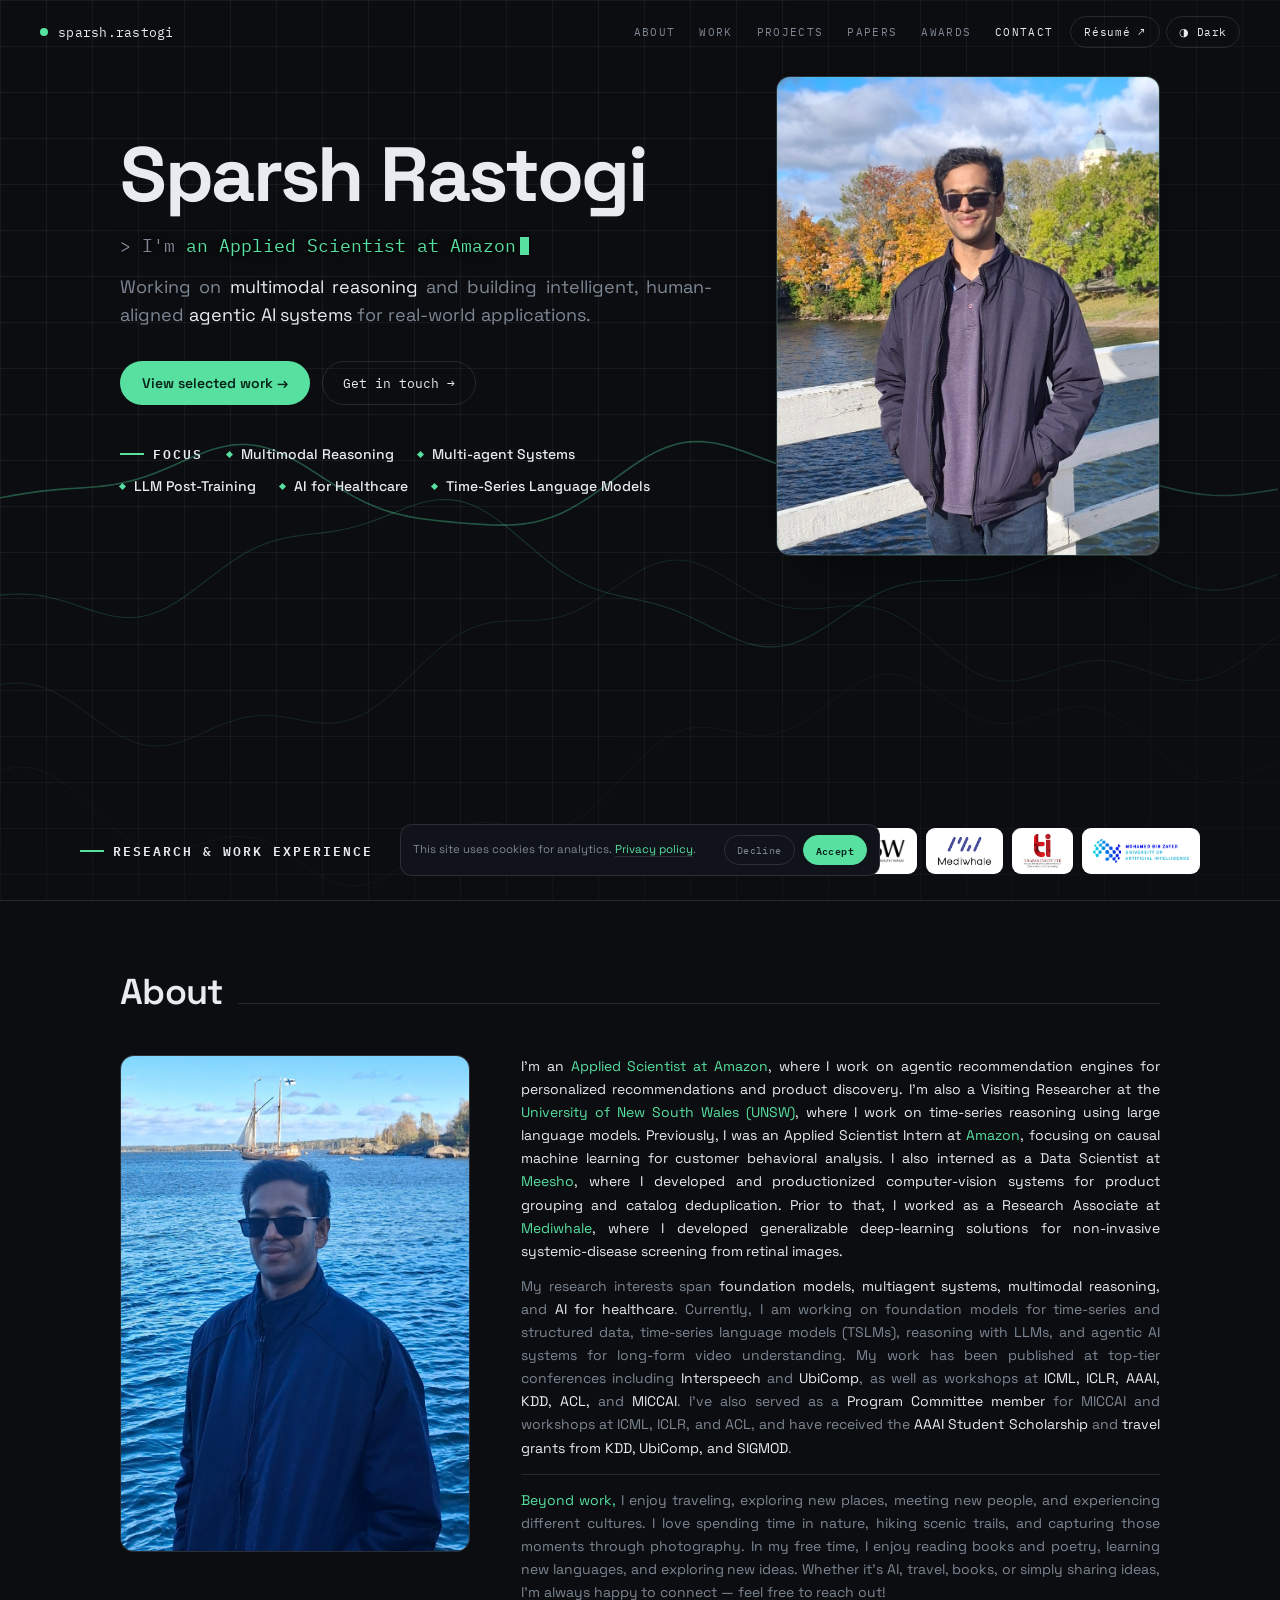
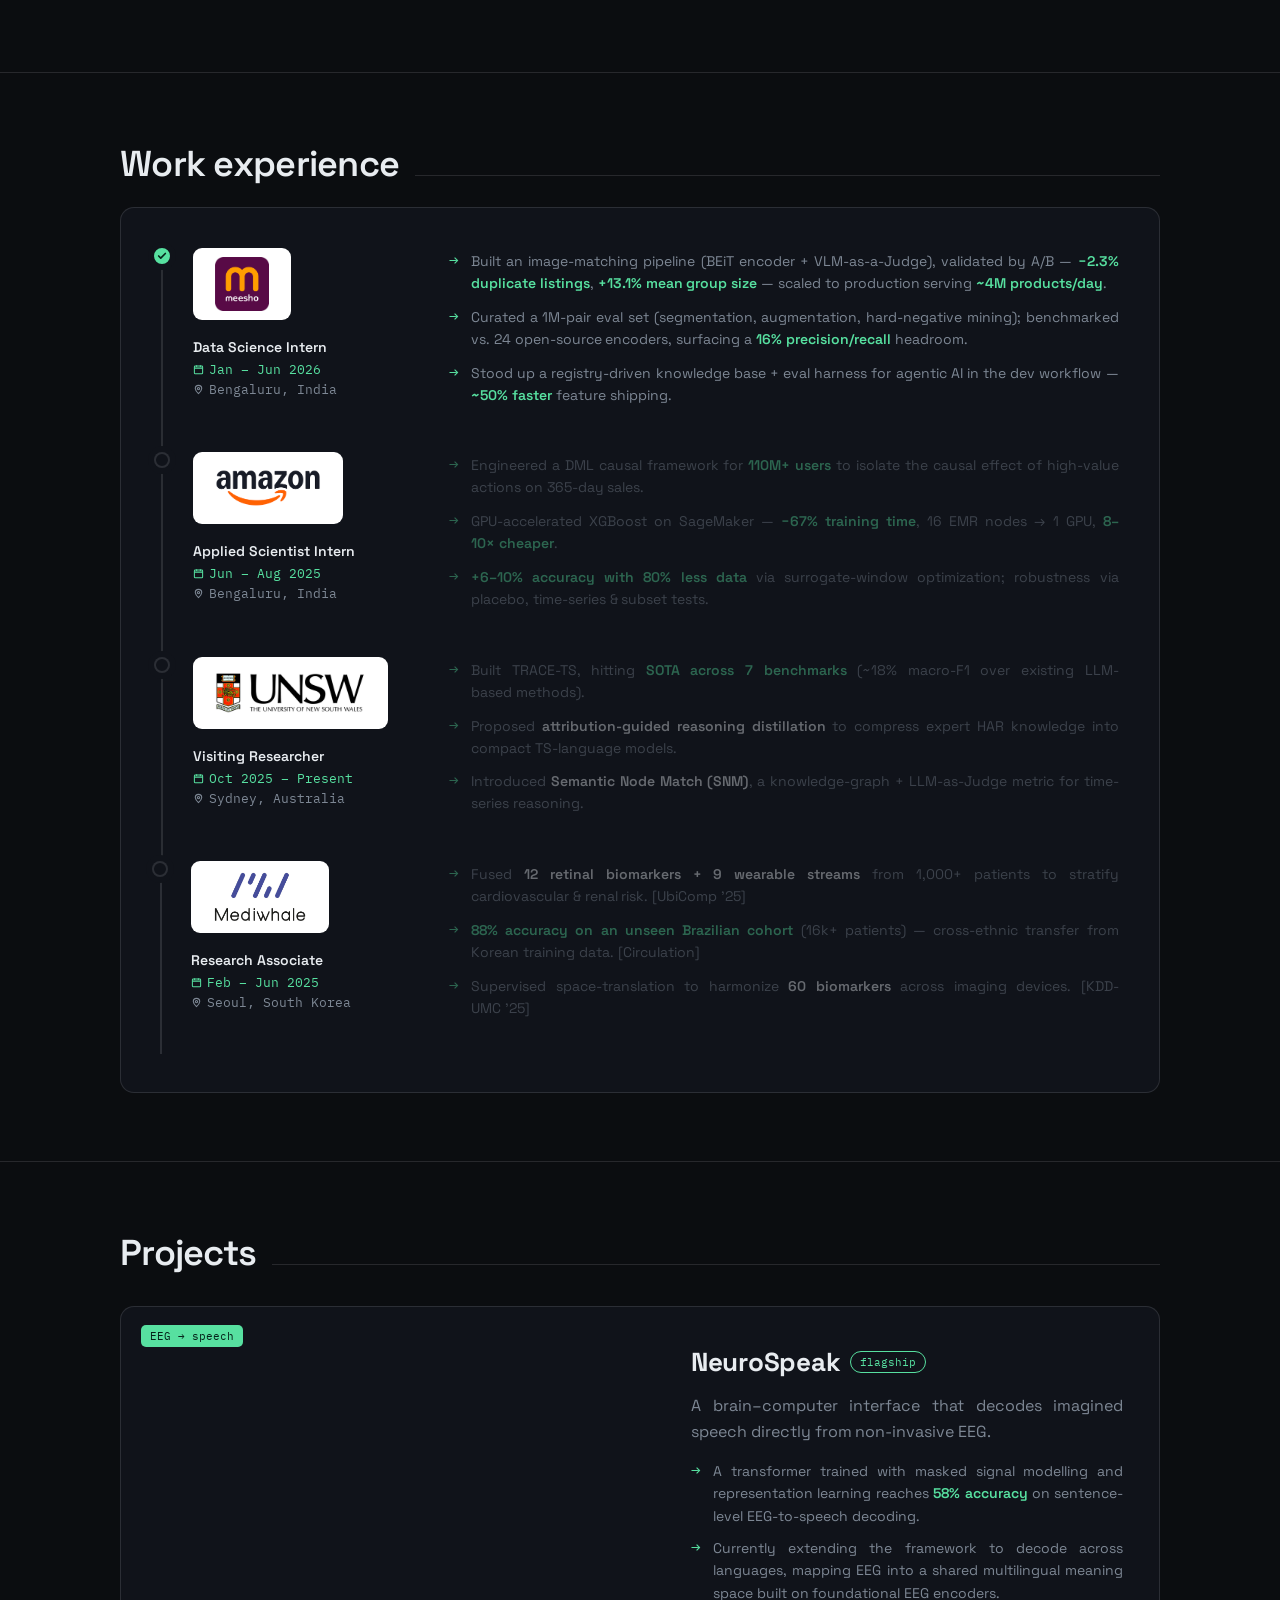
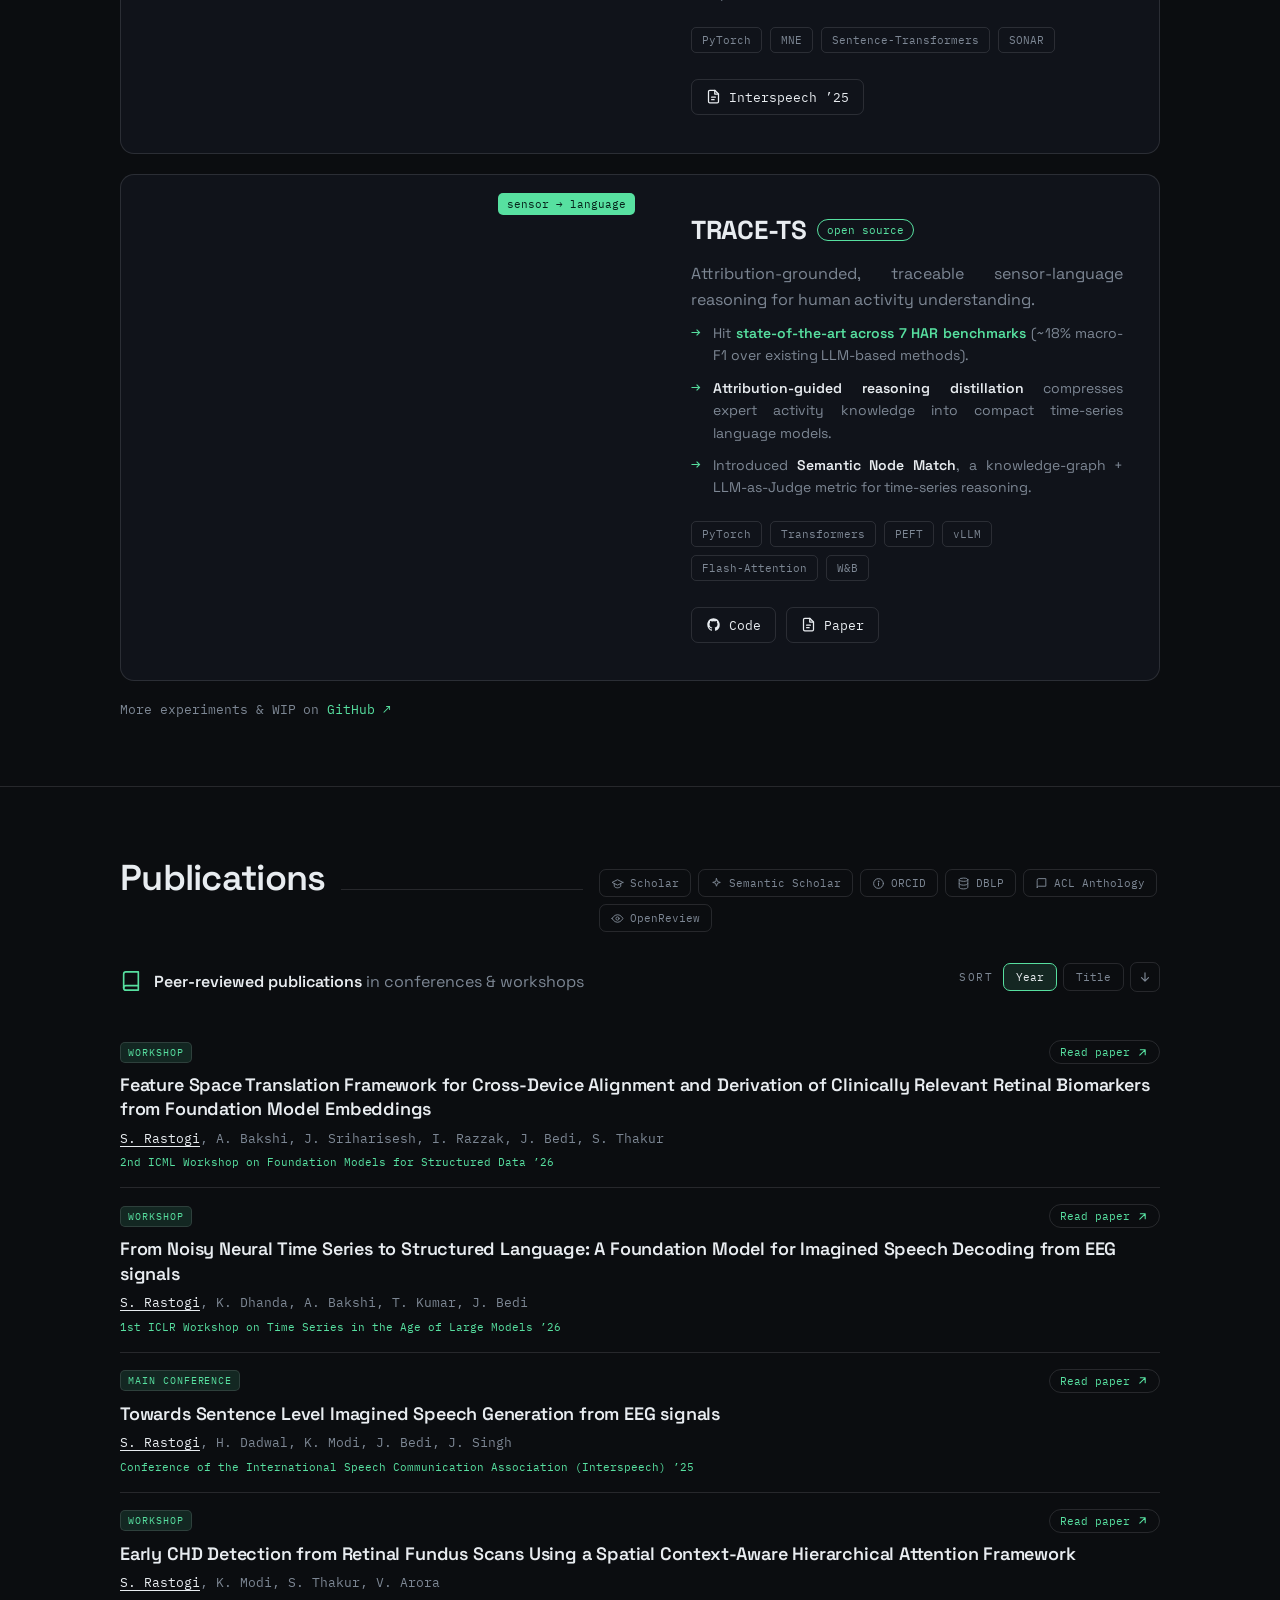
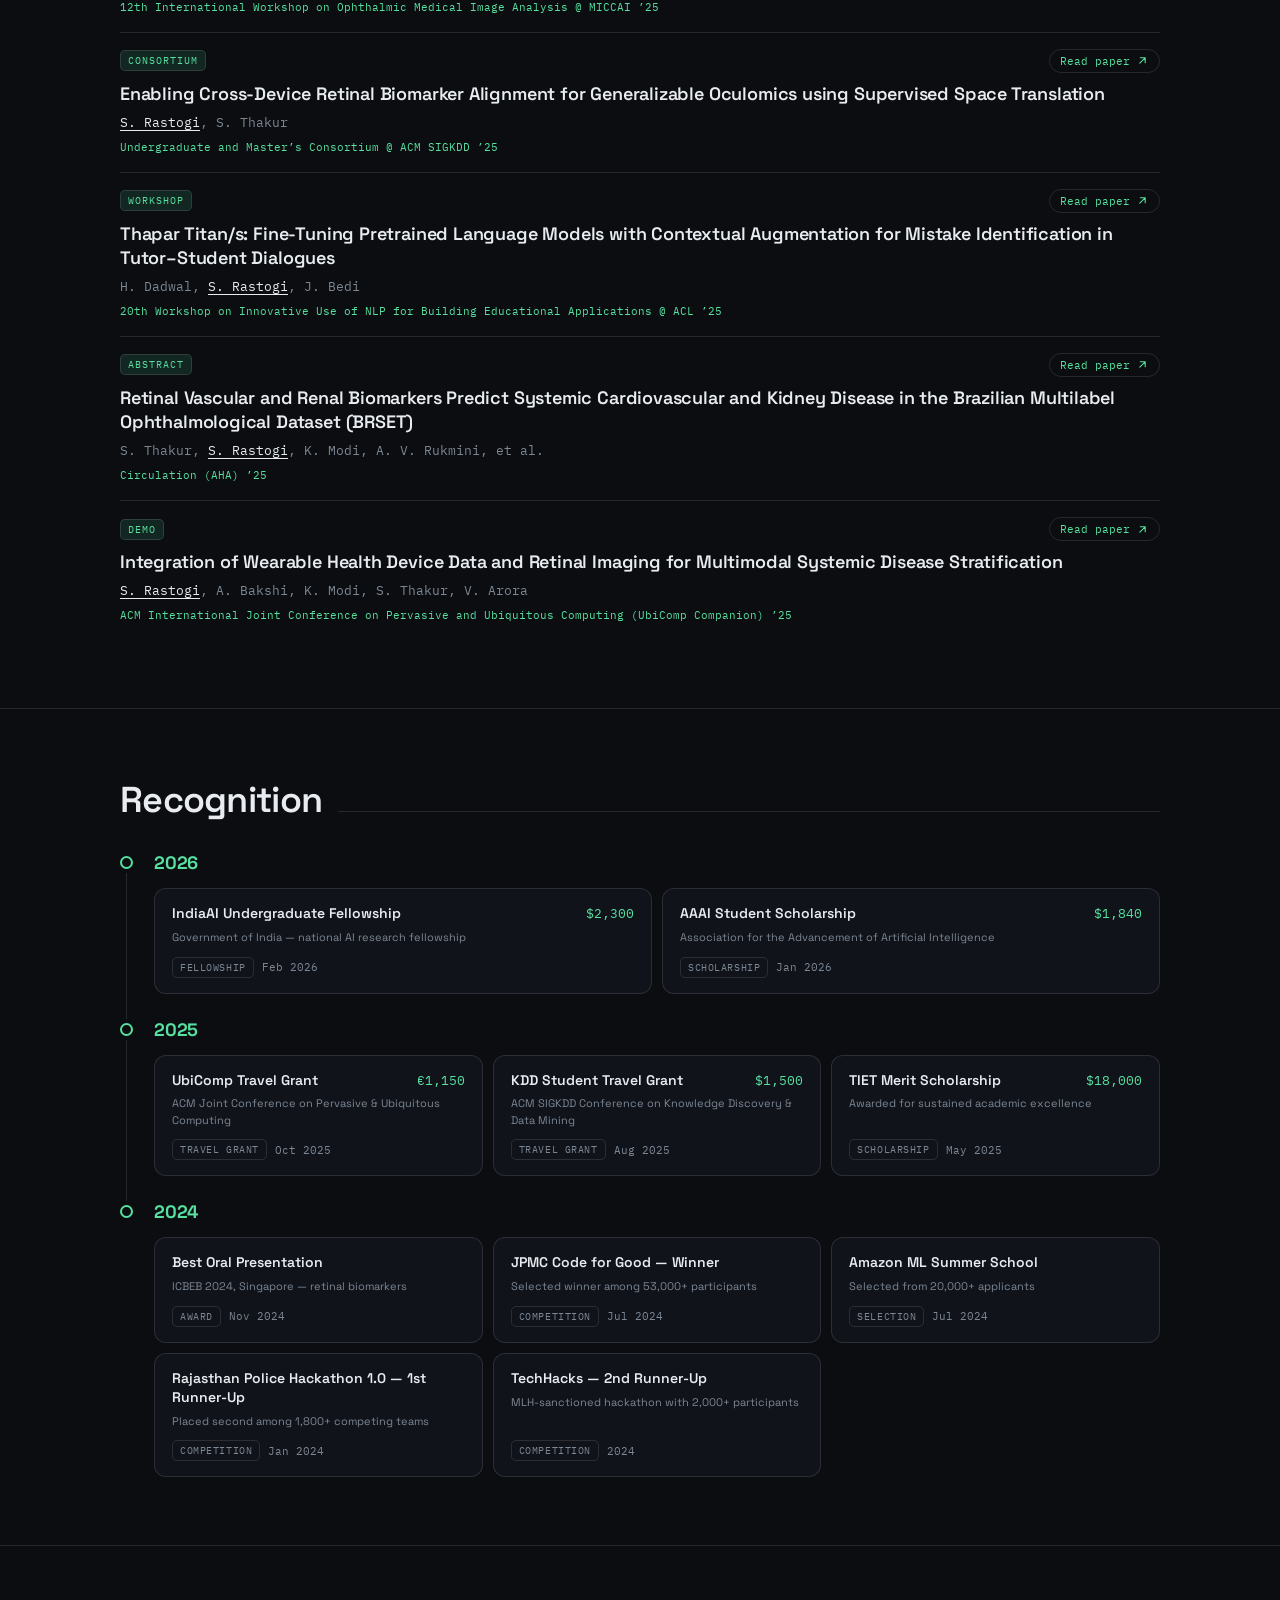
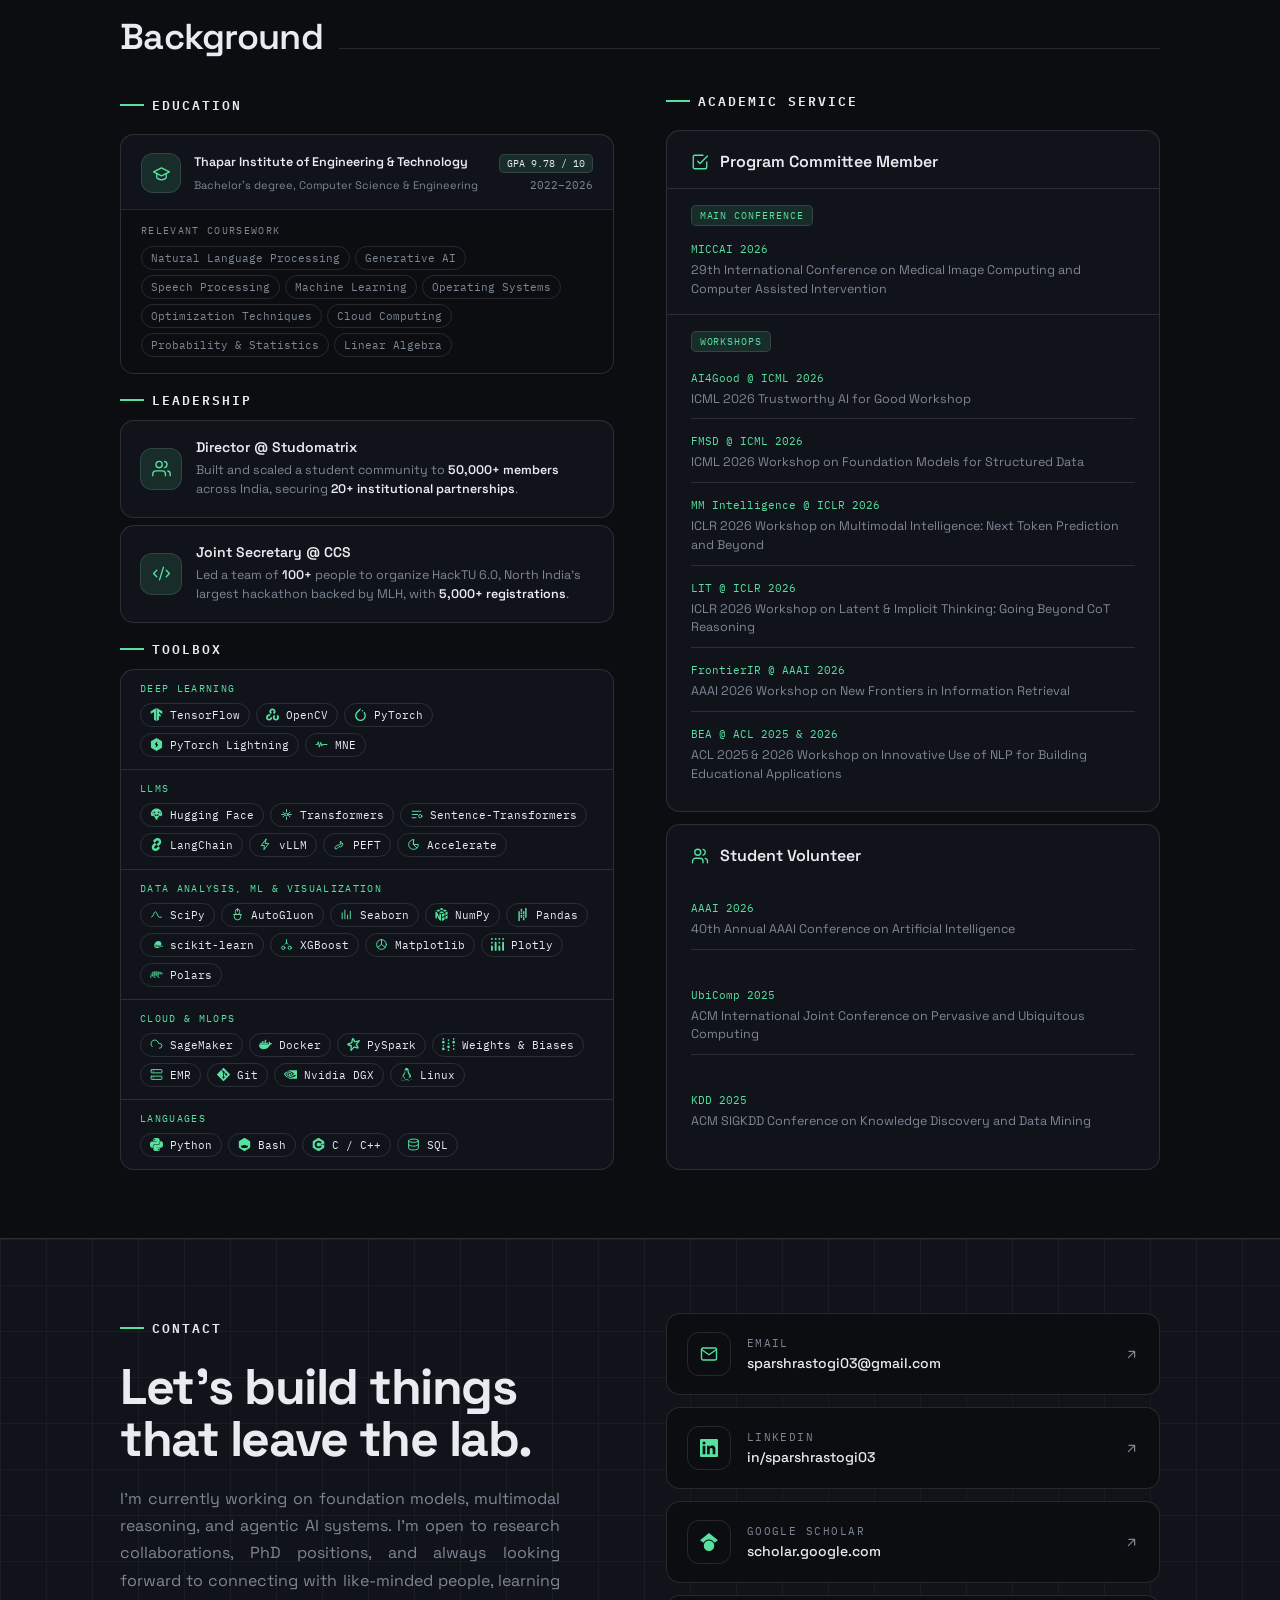
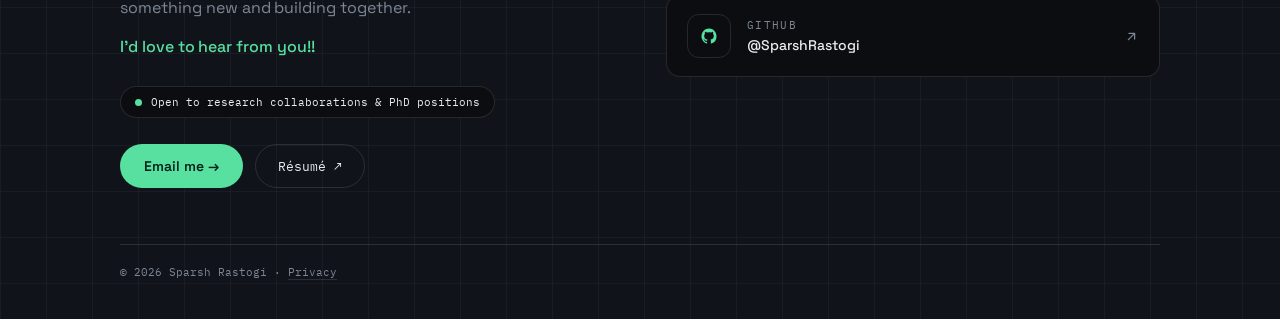
<file: index.html>
<!DOCTYPE html>
<html lang="en">
<head>
<meta charset="utf-8">
<meta name="viewport" content="width=device-width, initial-scale=1">
<meta name="color-scheme" content="dark light">
<title>Sparsh Rastogi — AI/ML Researcher &amp; Applied Scientist</title>
<meta name="description" content="Sparsh Rastogi — Applied Scientist at Amazon, IndiaAI Fellow, AAAI Scholar. Foundation models, multimodal reasoning, and agentic AI systems.">
<link rel="preconnect" href="https://fonts.googleapis.com">
<link rel="preconnect" href="https://fonts.gstatic.com" crossorigin>
<link href="https://fonts.googleapis.com/css2?family=Space+Grotesk:wght@400;500;600;700&family=IBM+Plex+Mono:wght@400;500;600&family=Newsreader:opsz,wght@6..72,300;6..72,400&display=swap" rel="stylesheet">
<link rel="canonical" href="https://sparshrastogi.github.io/">
<meta name="theme-color" content="#0b0d10" media="(prefers-color-scheme: dark)">
<meta name="theme-color" content="#eef1f3" media="(prefers-color-scheme: light)">
<meta name="author" content="Sparsh Rastogi">
<link rel="icon" href="data:image/svg+xml,%3Csvg xmlns='http://www.w3.org/2000/svg' viewBox='0 0 32 32'%3E%3Crect width='32' height='32' rx='7' fill='%230b0d10'/%3E%3Ccircle cx='16' cy='16' r='6' fill='%2357e0a0'/%3E%3C/svg%3E">

<meta property="og:type" content="profile">
<meta property="og:title" content="Sparsh Rastogi — AI/ML Researcher &amp; Applied Scientist">
<meta property="og:description" content="Applied Scientist at Amazon, IndiaAI Fellow, AAAI Scholar. Foundation models, multimodal reasoning, and agentic AI systems.">
<meta property="og:url" content="https://sparshrastogi.github.io/">
<meta property="og:image" content="https://sparshrastogi.github.io/assets/img/sparsh-hero.jpg">
<meta property="og:image:alt" content="Sparsh Rastogi">
<meta property="og:site_name" content="Sparsh Rastogi">
<meta property="profile:first_name" content="Sparsh">
<meta property="profile:last_name" content="Rastogi">

<meta name="twitter:card" content="summary_large_image">
<meta name="twitter:title" content="Sparsh Rastogi — AI/ML Researcher &amp; Applied Scientist">
<meta name="twitter:description" content="Applied Scientist at Amazon, IndiaAI Fellow, AAAI Scholar. Foundation models, multimodal reasoning, and agentic AI systems.">
<meta name="twitter:image" content="https://sparshrastogi.github.io/assets/img/sparsh-hero.jpg">

<script type="application/ld+json">
{
  "@context": "https://schema.org",
  "@type": "Person",
  "name": "Sparsh Rastogi",
  "url": "https://sparshrastogi.github.io/",
  "image": "https://sparshrastogi.github.io/assets/img/sparsh-hero.jpg",
  "jobTitle": "Applied Scientist",
  "worksFor": { "@type": "Organization", "name": "Amazon" },
  "address": { "@type": "PostalAddress", "addressLocality": "Bengaluru", "addressCountry": "IN" },
  "email": "mailto:sparshrastogi03@gmail.com",
  "knowsAbout": [
    "Foundation models", "Multimodal representation learning", "Agentic AI systems",
    "Time-series language models", "Medical imaging", "Oculomics",
    "EEG signal processing", "Machine learning"
  ],
  "sameAs": [
    "https://scholar.google.com/citations?user=MyQX5gwAAAAJ",
    "https://orcid.org/0009-0008-6911-7481",
    "https://www.semanticscholar.org/author/Sparsh-Rastogi/2375497518",
    "https://dblp.org/pid/420/6267",
    "https://github.com/SparshRastogi",
    "https://www.linkedin.com/in/sparshrastogi03"
  ]
}
</script>
<link rel="stylesheet" href="styles.css?v=58c00f6905">
<script>
/* Set the saved theme before first paint — otherwise a light-theme visitor
   gets a dark flash while main.js waits for DOMContentLoaded. */
(function(){try{var t=localStorage.getItem('sr-theme');
document.documentElement.setAttribute('data-theme',t==='light'?'light':'dark');}
catch(e){document.documentElement.setAttribute('data-theme','dark');}})();
</script>
<!-- Analytics (PostHog). Loaded from the head so a visitor who leaves before
     DOMContentLoaded is still counted, but the library itself is fetched
     async and never blocks paint. main.js names the events; if this fails to
     load, every track() call there is a no-op and the page is unaffected.
     PH_KEY is the project's public write-only key — it is meant to ship in
     client code and grants no read access to the data. -->
<script>
window.PH_KEY  = 'phc_nzZZhrRtivZ657pXmYCpXAoE57bYBhWCqVgRG47S8THh';
window.PH_HOST = 'https://us.i.posthog.com';
</script>
<script>
!function(t,e){var o,n,p,r;e.__SV||(window.posthog=e,e._i=[],e.init=function(i,s,a){function g(t,e){var o=e.split(".");2==o.length&&(t=t[o[0]],e=o[1]),t[e]=function(){t.push([e].concat(Array.prototype.slice.call(arguments,0)))}}(p=t.createElement("script")).type="text/javascript",p.async=!0,p.src=s.api_host+"/static/array.js",(r=t.getElementsByTagName("script")[0]).parentNode.insertBefore(p,r);var u=e;for(void 0!==a?u=e[a]=[]:a="posthog",u.people=u.people||[],u.toString=function(t){var e="posthog";return"posthog"!==a&&(e+="."+a),t||(e+=" (stub)"),e},u.people.toString=function(){return u.toString(1)+".people (stub)"},o="init capture register register_once register_for_session unregister unregister_for_session getFeatureFlag getFeatureFlagPayload isFeatureEnabled reloadFeatureFlags updateEarlyAccessFeatureEnrollment getEarlyAccessFeatures on onFeatureFlags onSessionId getSurveys getActiveMatchingSurveys renderSurvey canRenderSurvey getNextSurveyStep identify setPersonProperties group resetGroups setPersonPropertiesForFlags resetPersonPropertiesForFlags setGroupPropertiesForFlags resetGroupPropertiesForFlags reset get_distinct_id getGroups get_session_id get_session_replay_url alias set_config startSessionRecording stopSessionRecording sessionRecordingStarted captureException loadToolbar get_property getSessionProperty createPersonProfile opt_in_capturing opt_out_capturing has_opted_in_capturing has_opted_out_capturing clear_opt_in_out_capturing debug".split(" "),n=0;n<o.length;n++)g(u,o[n]);e._i.push([i,s,a])},e.__SV=1)}(document,window.posthog||[]);
/* Only arm when a real key is present. Every PostHog key starts `phc_`, so the
   placeholder cannot arm it: this file is safe to publish before the account
   exists, and the moment the key is pasted in above it starts working with no
   other change. Without this guard an unconfigured deploy would still fetch
   the library and POST events that the server can only reject. */
if (/^phc_/.test(window.PH_KEY)) {
  posthog.init(window.PH_KEY, {
    api_host: window.PH_HOST,
    person_profiles: 'always',    /* unique + returning visitors, not just events */
    capture_pageview: true,
    capture_pageleave: true,      /* real time-on-page, not just entries */
    autocapture: true,            /* every click and rage-click without hand-wiring */
    respect_dnt: true,            /* a visitor who has already said no is not asked again */
    session_recording: { maskAllInputs: true }
  });
}
</script>
</head>
<body>
<div id="root" style="position:relative;width:100%;min-height:100vh;background:var(--bg);color:var(--ink);font-family:'Space Grotesk',sans-serif;overflow-x:hidden;">

  <!-- ================= NAV ================= -->
  <nav id="nav" style="position:fixed;top:0;left:0;right:0;z-index:60;display:flex;align-items:center;justify-content:space-between;padding:16px clamp(20px,4.5vw,40px);border-bottom:1px solid transparent;transition:background .35s ease,border-color .35s ease,backdrop-filter .35s ease;">
    <a href="#top" style="display:flex;align-items:center;gap:10px;font-family:'IBM Plex Mono',monospace;font-size:12.5px;letter-spacing:.02em;color:var(--ink);">
      <span style="width:8px;height:8px;border-radius:50%;background:var(--accent);animation:pulseDot 2.6s ease-in-out infinite;"></span>sparsh.rastogi
    </a>
    <div style="display:flex;align-items:center;gap:6px;">
      <button id="nav-toggle" data-action="toggleNav" aria-expanded="false" aria-controls="navlinks" aria-label="Open menu" style="align-items:center;justify-content:center;width:38px;height:38px;color:var(--ink);background:transparent;border:1px solid var(--line);border-radius:7px;cursor:pointer;transition:border-color .2s;"><svg aria-hidden="true" focusable="false" width="18" height="18" viewBox="0 0 24 24" fill="none" stroke="currentColor" stroke-width="2" stroke-linecap="round"><path d="M4 7h16M4 12h16M4 17h16"/></svg></button>
      <div data-r="navlinks" id="navlinks" style="font-family:'IBM Plex Mono',monospace;font-size:11px;letter-spacing:.12em;text-transform:uppercase;">
        <a href="#about" data-nav="about" style="color:var(--muted);padding:7px 11px;border-radius:7px;transition:color .2s;" class="hv-1">About</a>
        <a href="#work" data-nav="work" style="color:var(--muted);padding:7px 11px;border-radius:7px;transition:color .2s;" class="hv-1">Work</a>
        <a href="#projects" data-nav="projects" style="color:var(--muted);padding:7px 11px;border-radius:7px;transition:color .2s;" class="hv-1">Projects</a>
        <a href="#publications" data-nav="publications" style="color:var(--muted);padding:7px 11px;border-radius:7px;transition:color .2s;" class="hv-1">Papers</a>
        <a href="#recognition" data-nav="recognition" style="color:var(--muted);padding:7px 11px;border-radius:7px;transition:color .2s;" class="hv-1">Awards</a>
        <a href="#contact" data-nav="contact" style="color:var(--muted);padding:7px 11px;border-radius:7px;transition:color .2s;" class="hv-1">Contact</a>
      </div>
      <a data-r="navcv" href="assets/files/Resume_July_2026.pdf" target="_blank" rel="noopener noreferrer" style="font-family:'IBM Plex Mono',monospace;font-size:11px;letter-spacing:.06em;color:var(--ink);border:1px solid var(--line);border-radius:999px;padding:8px 13px;white-space:nowrap;transition:border-color .2s;" class="hv-2" rel="noopener noreferrer">Résumé ↗</a>
      <button data-action="toggleTheme" title="Toggle theme" style="font-family:'IBM Plex Mono',monospace;font-size:11px;letter-spacing:.05em;background:transparent;border:1px solid var(--line);border-radius:999px;padding:8px 12px;cursor:pointer;white-space:nowrap;transition:border-color .2s;" class="hv-2"><span id="theme-label">◑ Dark</span></button>
    </div>
  </nav>

  <!-- ================= HERO ================= -->
  <main>
  <header id="top" style="position:relative;min-height:100vh;display:flex;flex-direction:column;padding:76px 0 0;overflow:hidden;">
    <canvas id="wave" style="position:absolute;inset:0;width:100%;height:100%;"></canvas>
    <div style="position:absolute;inset:0;background-image:linear-gradient(var(--line) 1px,transparent 1px),linear-gradient(90deg,var(--line) 1px,transparent 1px);background-size:46px 46px;opacity:.45;pointer-events:none;"></div>
    <div style="position:absolute;inset:0;background:radial-gradient(130% 115% at 30% 35%,transparent 38%,var(--bg) 100%);pointer-events:none;"></div>
    <div style="flex:1;width:100%;display:flex;flex-direction:column;justify-content:flex-start;position:relative;z-index:1;">
    <div style="position:relative;max-width:1120px;margin:0 auto;padding:0 clamp(20px,4.5vw,40px);width:100%;" data-r="hero">
      <div style="">
      <h1 style="font-weight:700;font-size:clamp(42px,6vw,84px);line-height:.98;margin:0;animation:fadeUp .8s ease .06s both;letter-spacing:-.03em;">Sparsh Rastogi</h1>
      <div style="font-family:'IBM Plex Mono',monospace;font-size:clamp(14px,1.7vw,18px);margin:22px 0 16px;text-shadow:0 2px 18px var(--bg),0 0 10px var(--bg),0 0 4px var(--bg);display:flex;align-items:center;flex-wrap:wrap;animation:fadeUp .8s ease .12s both;">
        <span style="color:var(--muted);">&gt;&nbsp;I'm&nbsp;</span>
        <span id="typed" style="color:var(--accent-text);"></span>
        <span style="display:inline-block;width:9px;height:18px;background:var(--accent);margin-left:4px;animation:blink 1.05s steps(1) infinite;"></span>
      </div>
      <p style="max-width:680px;font-size:clamp(16px,1.7vw,18px);line-height:1.55;color:var(--muted);animation:fadeUp .8s ease .18s both;">Working on <span style="color:var(--ink);">multimodal reasoning</span> and building intelligent, human-aligned <span style="color:var(--ink);">agentic AI systems</span> for real-world applications.</p>
      <div data-r="ctarow" style="display:flex;flex-wrap:wrap;margin-top:32px;animation:fadeUp .8s ease .24s both;">
        <a href="#work" style="display:inline-flex;align-items:center;gap:8px;font-weight:600;font-size:14px;color:#06231a;background:var(--accent);border-radius:999px;white-space:nowrap;">View selected work →</a>
        <a href="#contact" style="display:inline-flex;align-items:center;gap:8px;font-family:'IBM Plex Mono',monospace;font-size:12.5px;color:var(--ink);border:1px solid var(--line);border-radius:999px;white-space:nowrap;transition:border-color .2s;" class="hv-2">Get in touch →</a>
      </div>
      <div data-r="focusrow" style="margin-top:38px;animation:fadeUp .8s ease .3s both;">
        <span data-r="eyebrow" style="display:inline-flex;align-items:center;gap:9px;font-family:'IBM Plex Mono',monospace;text-transform:uppercase;"><span style="background:var(--accent);"></span>Focus</span>
        <span style="display:inline-flex;align-items:center;gap:9px;font-size:14px;font-weight:500;color:var(--ink);"><span style="width: 5px; height: 5px; background: var(--accent); transform: rotate(45deg);"></span>Multimodal Reasoning</span>
        <span style="display:inline-flex;align-items:center;gap:9px;font-size:14px;font-weight:500;color:var(--ink);"><span style="width: 5px; height: 5px; background: var(--accent); transform: rotate(45deg);"></span>Multi-agent Systems</span>
        <span style="display:inline-flex;align-items:center;gap:9px;font-size:14px;font-weight:500;color:var(--ink);"><span style="width: 5px; height: 5px; background: var(--accent); transform: rotate(45deg);"></span>LLM Post-Training</span>
        <span style="display:inline-flex;align-items:center;gap:9px;font-size:14px;font-weight:500;color:var(--ink);"><span style="width: 5px; height: 5px; background: var(--accent); transform: rotate(45deg);"></span>AI for Healthcare</span>
        <span style="display:inline-flex;align-items:center;gap:9px;font-size:14px;font-weight:500;color:var(--ink);"><span style="width: 5px; height: 5px; background: var(--accent); transform: rotate(45deg);"></span>Time-Series Language Models</span>
      </div>
      </div>
      <div style="animation:fadeUp .9s ease .34s both;">
        <div style="position:relative;width:100%;aspect-ratio:4/5;border:1px solid var(--line);border-radius:14px;overflow:hidden;background:var(--panel);box-shadow:0 30px 60px -30px rgba(0,0,0,.6);">
          <img src="assets/img/sparsh-hero.jpg" alt="Sparsh Rastogi" width="900" height="1125" decoding="async" style="width:100%;height:100%;object-fit:cover;display:block;">
          <div style="position:absolute;inset:0;pointer-events:none;box-shadow:inset 0 0 0 1px rgba(87,224,160,.16);border-radius:14px;"></div>
        </div>
      </div>
    </div>
    </div>
    <div style="position:relative;z-index:1;width:100%;padding:0 clamp(20px,4.5vw,40px) 26px;">
      <div style="max-width:1120px;margin:0 auto;padding-top:24px;display:flex;align-items:center;justify-content:space-between;gap:18px 28px;flex-wrap:wrap;">
        <div data-r="eyebrow" style="display:inline-flex;align-items:center;gap:9px;font-family:'IBM Plex Mono',monospace;text-transform:uppercase;white-space:nowrap;"><span style="background:var(--accent);"></span>Research &amp; work experience</div>
        <div data-r="logobar" style="min-width:0;">
          <span data-r="logotile" style="background:#fff;border-radius:9px;"><img src="assets/logos/meesho2.png" alt="Meesho" data-logo="meesho" style="width:auto;object-fit:contain;display:block;" width="1080" height="1080"></span>
          <span data-r="logotile" style="background:#fff;border-radius:9px;"><img src="assets/logos/amazon2.png" alt="Amazon" data-logo="amazon" style="width:auto;object-fit:contain;display:block;" width="576" height="206"></span>
          <span data-r="logotile" style="background:#fff;border-radius:9px;"><img src="assets/logos/unsw2.png" alt="UNSW" data-logo="unsw" style="width:auto;object-fit:contain;display:block;" width="400" height="106"></span>
          <span data-r="logotile" style="background:#fff;border-radius:9px;"><img src="assets/logos/mediwhale2.png" alt="Mediwhale" data-logo="mediwhale" style="width:auto;object-fit:contain;display:block;" width="737" height="406"></span>
          <span data-r="logotile" style="background:#fff;border-radius:9px;"><img src="assets/logos/thapar2.png" alt="Thapar Institute" data-logo="thapar" style="width:auto;object-fit:contain;display:block;" width="281" height="260"></span>
          <span data-r="logotile" style="background:#fff;border-radius:9px;"><img src="assets/logos/mbzuai2.png" alt="MBZUAI" data-logo="mbzuai" style="width:auto;object-fit:contain;display:block;" width="490" height="122"></span>
        </div>
      </div>
    </div>
  </header>



  <!-- ================= ABOUT ================= -->
  <section id="about" style="scroll-margin-top:84px;border-top:1px solid var(--line);">
    <div style="max-width:1120px;margin:0 auto;padding:clamp(42px,7.5vw,68px) clamp(20px,4.5vw,40px);">
      <div style="display:flex;align-items:baseline;gap:16px;margin-bottom:40px;" data-reveal="">
        <h2 style="font-weight:600;font-size:clamp(26px,3.4vw,36px);letter-spacing:-.02em;">About</h2>
        <span style="flex:1;height:1px;background:var(--line);"></span>
      </div>
      <div data-r="split-side" style="">
        <div data-reveal="" style="display:flex;flex-direction:column;">
          <div style="position:relative;width:100%;aspect-ratio:1000/1420;border:1px solid var(--line);border-radius:14px;overflow:hidden;background:var(--panel);">
            <img src="assets/img/sparsh-about.jpg" alt="Sparsh Rastogi" width="1000" height="1420" decoding="async" style="width:100%;height:100%;object-fit:cover;display:block;">
          </div>
        </div>
        <div data-reveal="" data-reveal-delay="90">
          <p style="font-size:14px;line-height:1.65;color:var(--ink);margin:0 0 12px;">I'm an <span style="color: var(--accent);">Applied Scientist at Amazon</span>, where I work on agentic recommendation engines for personalized recommendations and product discovery. I'm also a Visiting Researcher at the <span style="color: var(--accent);">University of New South Wales (UNSW)</span>, where I work on time-series reasoning using large language models. Previously, I was an Applied Scientist Intern at <span style="color: var(--accent);">Amazon</span>, focusing on causal machine learning for customer behavioral analysis. I also interned as a Data Scientist at <span style="color: var(--accent);">Meesho</span>, where I developed and productionized computer-vision systems for product grouping and catalog deduplication. Prior to that, I worked as a Research Associate at <span style="color: var(--accent);">Mediwhale</span>, where I developed generalizable deep-learning solutions for non-invasive systemic-disease screening from retinal images.</p>
          <p style="font-size:14px;line-height:1.65;color:var(--muted);margin:0 0 14px;">My research interests span <span style="color: var(--ink);">foundation models, multiagent systems, multimodal reasoning,</span> and <span style="color: var(--ink);">AI for healthcare</span>. Currently, I am working on foundation models for time-series and structured data, time-series language models (TSLMs), reasoning with LLMs, and agentic AI systems for long-form video understanding. My work has been published at top-tier conferences including <span style="color: var(--ink);">Interspeech</span> and <span style="color: var(--ink);">UbiComp</span>, as well as workshops at <span style="color: var(--ink);">ICML, ICLR, AAAI, KDD, ACL,</span> and <span style="color: var(--ink);">MICCAI</span>. I've also served as a <span style="color: var(--ink);">Program Committee member</span> for MICCAI and workshops at ICML, ICLR, and ACL, and have received the <span style="color: var(--ink);">AAAI Student Scholarship</span> and <span style="color: var(--ink);">travel grants from KDD, UbiComp, and SIGMOD</span>.</p>
          <p style="font-size:14px;line-height:1.65;color:var(--muted);margin:0;padding-top:14px;border-top:1px solid var(--line);"><span style="color: var(--accent);">Beyond work,</span> I enjoy traveling, exploring new places, meeting new people, and experiencing different cultures. I love spending time in nature, hiking scenic trails, and capturing those moments through photography. In my free time, I enjoy reading books and poetry, learning new languages, and exploring new ideas. Whether it's AI, travel, books, or simply sharing ideas, I'm always happy to connect — feel free to reach out!</p>
        </div>
      </div>
    </div>
  </section>

  <!-- ================= WORK ================= -->
  <section id="work" style="scroll-margin-top:84px;border-top:1px solid var(--line);">
    <div style="max-width:1120px;margin:0 auto;padding:clamp(42px,7.5vw,68px) clamp(20px,4.5vw,40px);">
      <div style="display:flex;align-items:baseline;gap:16px;margin-bottom:20px;" data-reveal="">
        <h2 style="font-weight:600;font-size:clamp(26px,3.4vw,36px);letter-spacing:-.02em;">Work experience</h2>
        <span style="flex:1;height:1px;background:var(--line);"></span>
      </div>

      <div data-work-card="" style="border:1px solid var(--line);border-radius:14px;background:var(--panel);padding:38px clamp(20px,4.5vw,40px);" data-reveal="">
        <div data-r="workrow" style="position:relative;">
          <span data-tl-fill="" style="position:absolute;left:-1px;top:0;width:2px;height:0;background:var(--accent);transform-origin:top;transition:transform .12s linear;will-change:transform;pointer-events:none;z-index:1;"></span>

          <div data-tl-left="" data-idx="0" style="position:relative;border-left:2px solid var(--line);transition:border-color .45s ease;">
            <span data-node="" style="position:absolute;left:-9px;top:2px;width:16px;height:16px;border-radius:50%;background:var(--panel);border:2px solid var(--line);box-shadow:0 0 0 6px var(--panel);z-index:2;transition:background .45s ease,border-color .45s ease;"><svg aria-hidden="true" focusable="false" data-check="" width="10" height="10" viewBox="0 0 24 24" fill="none" stroke="#06231a" stroke-width="4" stroke-linecap="round" stroke-linejoin="round" style="opacity:0;transition:opacity .35s ease;position:absolute;left:50%;top:50%;transform:translate(-50%,-50%);"><path d="M20 6 9 17l-5-5"/></svg></span>
            <span style="display:inline-flex;align-items:center;justify-content:center;height:72px;background:#fff;border-radius:9px;"><img src="assets/logos/meesho2.png" alt="Meesho" style="max-height:54px;width:auto;object-fit:contain;display:block;" width="1080" height="1080" loading="lazy" decoding="async"></span>
            <div style="font-size:14px;color:var(--ink);font-weight:600;">Data Science Intern</div>
            <div style="font-family:'IBM Plex Mono',monospace;font-size:12.5px;color:var(--accent-text);margin-top:5px;"><svg aria-hidden="true" focusable="false" width="11" height="11" viewBox="0 0 24 24" fill="none" stroke="currentColor" stroke-width="2.2" style="display:inline-block;vertical-align:-1px;margin-right:5px;"><rect x="3" y="4.5" width="18" height="17" rx="2"/><path d="M3 9h18M8 2.5v4M16 2.5v4"/></svg>Jan – Jun 2026</div>
            <div style="font-family:'IBM Plex Mono',monospace;font-size:12.5px;color:var(--muted);margin-top:4px;"><svg aria-hidden="true" focusable="false" width="11" height="11" viewBox="0 0 24 24" fill="none" stroke="currentColor" stroke-width="2.4" style="display:inline-block;vertical-align:-1px;margin-right:5px;"><path d="M12 21s-7-6.3-7-11a7 7 0 1 1 14 0c0 4.7-7 11-7 11z"/><circle cx="12" cy="10" r="2.4"/></svg>Bengaluru, India</div>
          </div>
          <div data-tl-right="" data-idx="0" style="padding:4px 0 44px;transition:opacity .45s ease;">
            <div style="display:flex;gap:12px;margin-bottom:11px;"><span style="color:var(--accent-text);font-family:'IBM Plex Mono',monospace;">→</span><p style="font-size:14px;line-height:1.6;color:var(--muted);">Built an image-matching pipeline (BEiT encoder + VLM-as-a-Judge), validated by A/B — <strong style="color:var(--accent-text);font-weight:600;">−2.3% duplicate listings</strong>, <strong style="color:var(--accent-text);font-weight:600;">+13.1% mean group size</strong> — scaled to production serving <strong style="color:var(--accent-text);font-weight:600;">~4M products/day</strong>.</p></div>
            <div style="display:flex;gap:12px;margin-bottom:11px;"><span style="color:var(--accent-text);font-family:'IBM Plex Mono',monospace;">→</span><p style="font-size:14px;line-height:1.6;color:var(--muted);">Curated a 1M-pair eval set (segmentation, augmentation, hard-negative mining); benchmarked vs. 24 open-source encoders, surfacing a <strong style="color:var(--accent-text);font-weight:600;">16% precision/recall</strong> headroom.</p></div>
            <div style="display:flex;gap:12px;"><span style="color:var(--accent-text);font-family:'IBM Plex Mono',monospace;">→</span><p style="font-size:14px;line-height:1.6;color:var(--muted);">Stood up a registry-driven knowledge base + eval harness for agentic AI in the dev workflow — <strong style="color:var(--accent-text);font-weight:600;">~50% faster</strong> feature shipping.</p></div>
          </div>

          <div data-tl-left="" data-idx="1" style="position:relative;border-left:2px solid var(--line);transition:border-color .45s ease;">
            <span data-node="" style="position:absolute;left:-9px;top:2px;width:16px;height:16px;border-radius:50%;background:var(--panel);border:2px solid var(--line);box-shadow:0 0 0 6px var(--panel);z-index:2;transition:background .45s ease,border-color .45s ease;"><svg aria-hidden="true" focusable="false" data-check="" width="10" height="10" viewBox="0 0 24 24" fill="none" stroke="#06231a" stroke-width="4" stroke-linecap="round" stroke-linejoin="round" style="opacity:0;transition:opacity .35s ease;position:absolute;left:50%;top:50%;transform:translate(-50%,-50%);"><path d="M20 6 9 17l-5-5"/></svg></span>
            <span style="display:inline-flex;align-items:center;justify-content:center;height:72px;background:#fff;border-radius:9px;"><img src="assets/logos/amazon2.png" alt="Amazon" style="max-height:38px;width:auto;object-fit:contain;display:block;" width="576" height="206" loading="lazy" decoding="async"></span>
            <div style="font-size:14px;color:var(--ink);font-weight:600;">Applied Scientist Intern</div>
            <div style="font-family:'IBM Plex Mono',monospace;font-size:12.5px;color:var(--accent-text);margin-top:5px;"><svg aria-hidden="true" focusable="false" width="11" height="11" viewBox="0 0 24 24" fill="none" stroke="currentColor" stroke-width="2.2" style="display:inline-block;vertical-align:-1px;margin-right:5px;"><rect x="3" y="4.5" width="18" height="17" rx="2"/><path d="M3 9h18M8 2.5v4M16 2.5v4"/></svg>Jun – Aug 2025</div>
            <div style="font-family:'IBM Plex Mono',monospace;font-size:12.5px;color:var(--muted);margin-top:4px;"><svg aria-hidden="true" focusable="false" width="11" height="11" viewBox="0 0 24 24" fill="none" stroke="currentColor" stroke-width="2.4" style="display:inline-block;vertical-align:-1px;margin-right:5px;"><path d="M12 21s-7-6.3-7-11a7 7 0 1 1 14 0c0 4.7-7 11-7 11z"/><circle cx="12" cy="10" r="2.4"/></svg>Bengaluru, India</div>
          </div>
          <div data-tl-right="" data-idx="1" style="padding:4px 0 44px;transition:opacity .45s ease;">
            <div style="display:flex;gap:12px;margin-bottom:11px;"><span style="color:var(--accent-text);font-family:'IBM Plex Mono',monospace;">→</span><p style="font-size:14px;line-height:1.6;color:var(--muted);">Engineered a DML causal framework for <strong style="color:var(--accent-text);font-weight:600;">110M+ users</strong> to isolate the causal effect of high-value actions on 365-day sales.</p></div>
            <div style="display:flex;gap:12px;margin-bottom:11px;"><span style="color:var(--accent-text);font-family:'IBM Plex Mono',monospace;">→</span><p style="font-size:14px;line-height:1.6;color:var(--muted);">GPU-accelerated XGBoost on SageMaker — <strong style="color:var(--accent-text);font-weight:600;">−67% training time</strong>, 16 EMR nodes → 1 GPU, <strong style="color:var(--accent-text);font-weight:600;">8–10× cheaper</strong>.</p></div>
            <div style="display:flex;gap:12px;"><span style="color:var(--accent-text);font-family:'IBM Plex Mono',monospace;">→</span><p style="font-size:14px;line-height:1.6;color:var(--muted);"><strong style="color:var(--accent-text);font-weight:600;">+6–10% accuracy with 80% less data</strong> via surrogate-window optimization; robustness via placebo, time-series &amp; subset tests.</p></div>
          </div>

          <div data-tl-left="" data-idx="2" style="position:relative;border-left:2px solid var(--line);transition:border-color .45s ease;">
            <span data-node="" style="position:absolute;left:-9px;top:2px;width:16px;height:16px;border-radius:50%;background:var(--panel);border:2px solid var(--line);box-shadow:0 0 0 6px var(--panel);z-index:2;transition:background .45s ease,border-color .45s ease;"><svg aria-hidden="true" focusable="false" data-check="" width="10" height="10" viewBox="0 0 24 24" fill="none" stroke="#06231a" stroke-width="4" stroke-linecap="round" stroke-linejoin="round" style="opacity:0;transition:opacity .35s ease;position:absolute;left:50%;top:50%;transform:translate(-50%,-50%);"><path d="M20 6 9 17l-5-5"/></svg></span>
            <span style="display:inline-flex;align-items:center;justify-content:center;height:72px;background:#fff;border-radius:9px;"><img src="assets/logos/unsw2.png" alt="UNSW" style="max-height:40px;width:auto;object-fit:contain;display:block;" width="400" height="106" loading="lazy" decoding="async"></span>
            <div style="font-size:14px;color:var(--ink);font-weight:600;">Visiting Researcher</div>
            <div style="font-family:'IBM Plex Mono',monospace;font-size:12.5px;color:var(--accent-text);margin-top:5px;"><svg aria-hidden="true" focusable="false" width="11" height="11" viewBox="0 0 24 24" fill="none" stroke="currentColor" stroke-width="2.2" style="display:inline-block;vertical-align:-1px;margin-right:5px;"><rect x="3" y="4.5" width="18" height="17" rx="2"/><path d="M3 9h18M8 2.5v4M16 2.5v4"/></svg>Oct 2025 – Present</div>
            <div style="font-family:'IBM Plex Mono',monospace;font-size:12.5px;color:var(--muted);margin-top:4px;"><svg aria-hidden="true" focusable="false" width="11" height="11" viewBox="0 0 24 24" fill="none" stroke="currentColor" stroke-width="2.4" style="display:inline-block;vertical-align:-1px;margin-right:5px;"><path d="M12 21s-7-6.3-7-11a7 7 0 1 1 14 0c0 4.7-7 11-7 11z"/><circle cx="12" cy="10" r="2.4"/></svg>Sydney, Australia</div>
          </div>
          <div data-tl-right="" data-idx="2" style="padding:4px 0 44px;transition:opacity .45s ease;">
            <div style="display:flex;gap:12px;margin-bottom:11px;"><span style="color:var(--accent-text);font-family:'IBM Plex Mono',monospace;">→</span><p style="font-size:14px;line-height:1.6;color:var(--muted);">Built TRACE-TS, hitting <strong style="color:var(--accent-text);font-weight:600;">SOTA across 7 benchmarks</strong> (~18% macro-F1 over existing LLM-based methods).</p></div>
            <div style="display:flex;gap:12px;margin-bottom:11px;"><span style="color:var(--accent-text);font-family:'IBM Plex Mono',monospace;">→</span><p style="font-size:14px;line-height:1.6;color:var(--muted);">Proposed <strong style="color:var(--ink);font-weight:600;">attribution-guided reasoning distillation</strong> to compress expert HAR knowledge into compact TS-language models.</p></div>
            <div style="display:flex;gap:12px;"><span style="color:var(--accent-text);font-family:'IBM Plex Mono',monospace;">→</span><p style="font-size:14px;line-height:1.6;color:var(--muted);">Introduced <strong style="color:var(--ink);font-weight:600;">Semantic Node Match (SNM)</strong>, a knowledge-graph + LLM-as-Judge metric for time-series reasoning.</p></div>
          </div>

          <div data-tl-left="" data-idx="3" style="position:relative;transition:border-color .45s ease;">
            <span data-node="" style="position:absolute;left:-9px;top:2px;width:16px;height:16px;border-radius:50%;background:var(--panel);border:2px solid var(--line);box-shadow:0 0 0 6px var(--panel);z-index:2;transition:background .45s ease,border-color .45s ease;"><svg aria-hidden="true" focusable="false" data-check="" width="10" height="10" viewBox="0 0 24 24" fill="none" stroke="#06231a" stroke-width="4" stroke-linecap="round" stroke-linejoin="round" style="opacity:0;transition:opacity .35s ease;position:absolute;left:50%;top:50%;transform:translate(-50%,-50%);"><path d="M20 6 9 17l-5-5"/></svg></span>
            <span style="position:absolute;left:-1px;top:2px;bottom:0;width:2px;background:var(--line);"></span>
            <span style="display:inline-flex;align-items:center;justify-content:center;height:72px;background:#fff;border-radius:9px;position:relative;"><img src="assets/logos/mediwhale2.png" alt="Mediwhale" style="max-height:52px;width:auto;object-fit:contain;display:block;" width="737" height="406" loading="lazy" decoding="async"></span>
            <div style="font-size:14px;color:var(--ink);font-weight:600;">Research Associate</div>
            <div style="font-family:'IBM Plex Mono',monospace;font-size:12.5px;color:var(--accent-text);margin-top:5px;"><svg aria-hidden="true" focusable="false" width="11" height="11" viewBox="0 0 24 24" fill="none" stroke="currentColor" stroke-width="2.2" style="display:inline-block;vertical-align:-1px;margin-right:5px;"><rect x="3" y="4.5" width="18" height="17" rx="2"/><path d="M3 9h18M8 2.5v4M16 2.5v4"/></svg>Feb – Jun 2025</div>
            <div style="font-family:'IBM Plex Mono',monospace;font-size:12.5px;color:var(--muted);margin-top:4px;"><svg aria-hidden="true" focusable="false" width="11" height="11" viewBox="0 0 24 24" fill="none" stroke="currentColor" stroke-width="2.4" style="display:inline-block;vertical-align:-1px;margin-right:5px;"><path d="M12 21s-7-6.3-7-11a7 7 0 1 1 14 0c0 4.7-7 11-7 11z"/><circle cx="12" cy="10" r="2.4"/></svg>Seoul, South Korea</div>
          </div>
          <div data-tl-right="" data-idx="3" style="padding:4px 0 0;transition:opacity .45s ease;">
            <div style="display:flex;gap:12px;margin-bottom:11px;"><span style="color:var(--accent-text);font-family:'IBM Plex Mono',monospace;">→</span><p style="font-size:14px;line-height:1.6;color:var(--muted);">Fused <strong style="color:var(--ink);font-weight:600;">12 retinal biomarkers + 9 wearable streams</strong> from 1,000+ patients to stratify cardiovascular &amp; renal risk. <span style="color:var(--muted);">[UbiComp ’25]</span></p></div>
            <div style="display:flex;gap:12px;margin-bottom:11px;"><span style="color:var(--accent-text);font-family:'IBM Plex Mono',monospace;">→</span><p style="font-size:14px;line-height:1.6;color:var(--muted);"><strong style="color:var(--accent-text);font-weight:600;">88% accuracy on an unseen Brazilian cohort</strong> (16k+ patients) — cross-ethnic transfer from Korean training data. <span style="color:var(--muted);">[Circulation]</span></p></div>
            <div style="display:flex;gap:12px;"><span style="color:var(--accent-text);font-family:'IBM Plex Mono',monospace;">→</span><p style="font-size:14px;line-height:1.6;color:var(--muted);">Supervised space-translation to harmonize <strong style="color:var(--ink);font-weight:600;">60 biomarkers</strong> across imaging devices. <span style="color:var(--muted);">[KDD-UMC ’25]</span></p></div>
          </div>

        </div>
      </div>
    </div>
  </section>

  <!-- ================= PROJECTS ================= -->
  <section id="projects" style="scroll-margin-top:84px;border-top:1px solid var(--line);">
    <div style="max-width:1120px;margin:0 auto;padding:clamp(42px,7.5vw,68px) clamp(20px,4.5vw,40px);">
      <div style="display:flex;align-items:baseline;gap:16px;margin-bottom:30px;" data-reveal="">
        <h2 style="font-weight:600;font-size:clamp(26px,3.4vw,36px);letter-spacing:-.02em;">Projects</h2>
        <span style="flex:1;height:1px;background:var(--line);"></span>
      </div>
      <div data-r="proj" style="border:1px solid var(--line);border-radius:14px;overflow:hidden;background:var(--panel);transition:border-color .25s ease,box-shadow .25s ease;" data-reveal="" class="hv-3">
        <div data-proj-media="" style="position:relative;overflow:hidden;">
          
          <span style="position:absolute;top:18px;left:20px;font-family:'IBM Plex Mono',monospace;font-size:11px;color:#06231a;background:var(--accent);border-radius:5px;padding:4px 9px;z-index:2;">EEG → speech</span>
        </div>
        <div style="padding:38px 36px;">
          <div style="display:flex;align-items:center;gap:10px;">
            <h3 style="font-weight:700;font-size:26px;letter-spacing:-.01em;">NeuroSpeak</h3>
            <span style="font-family:'IBM Plex Mono',monospace;font-size:10.5px;color:var(--accent-text);border:1px solid var(--accent);border-radius:999px;padding:3px 9px;">flagship</span>
          </div>
          <p style="font-size:16px;line-height:1.6;color:var(--muted);margin-top:14px;">A brain–computer interface that decodes imagined speech directly from non-invasive EEG.</p>
          <div style="display:flex;gap:12px;margin-top:16px;"><span style="color:var(--accent-text);font-family:'IBM Plex Mono',monospace;">→</span><p style="font-size:14px;line-height:1.6;color:var(--muted);">A transformer trained with masked signal modelling and representation learning reaches <strong style="color:var(--accent-text);font-weight:600;">58% accuracy</strong> on sentence-level EEG-to-speech decoding.</p></div>
          <div style="display:flex;gap:12px;margin-top:10px;"><span style="color:var(--accent-text);font-family:'IBM Plex Mono',monospace;">→</span><p style="font-size:14px;line-height:1.6;color:var(--muted);">Currently extending the framework to decode across languages, mapping EEG into a shared multilingual meaning space built on foundational EEG encoders.</p></div>
          <div style="display:flex;flex-wrap:wrap;gap:8px;margin-top:22px;">
            <span style="font-family:'IBM Plex Mono',monospace;font-size:11px;color:var(--muted);border:1px solid var(--line);border-radius:5px;padding:5px 10px;">PyTorch</span>
            <span style="font-family:'IBM Plex Mono',monospace;font-size:11px;color:var(--muted);border:1px solid var(--line);border-radius:5px;padding:5px 10px;">MNE</span>
            <span style="font-family:'IBM Plex Mono',monospace;font-size:11px;color:var(--muted);border:1px solid var(--line);border-radius:5px;padding:5px 10px;">Sentence-Transformers</span>
            <span style="font-family:'IBM Plex Mono',monospace;font-size:11px;color:var(--muted);border:1px solid var(--line);border-radius:5px;padding:5px 10px;">SONAR</span>
          </div>
          <div style="display:flex;gap:10px;margin-top:26px;">
            <a href="https://scholar.google.com/citations?user=MyQX5gwAAAAJ&amp;hl=en" target="_blank" rel="noopener" style="display:inline-flex;align-items:center;gap:8px;font-family:'IBM Plex Mono',monospace;font-size:12.5px;color:var(--ink);border:1px solid var(--line);border-radius:7px;padding:9px 14px;transition:border-color .2s,background .2s;" class="hv-4"><svg aria-hidden="true" focusable="false" width="15" height="15" viewBox="0 0 24 24" fill="none" stroke="currentColor" stroke-width="2" stroke-linecap="round" stroke-linejoin="round" style="display:block;"><path d="M14 2H6a2 2 0 0 0-2 2v16a2 2 0 0 0 2 2h12a2 2 0 0 0 2-2V8z"/><path d="M14 2v6h6M9 13h6M9 17h4"/></svg>Interspeech ’25</a>
          </div>
        </div>
      </div>

      <div data-r="proj-rev" style="border:1px solid var(--line);border-radius:14px;overflow:hidden;background:var(--panel);margin-top:20px;transition:border-color .25s ease,box-shadow .25s ease;" data-reveal="" class="hv-3">
        <div style="padding:38px 36px;">
          <div style="display:flex;align-items:center;gap:10px;">
            <h3 style="font-weight:700;font-size:26px;letter-spacing:-.01em;">TRACE-TS</h3>
            <span style="font-family:'IBM Plex Mono',monospace;font-size:10.5px;color:var(--accent-text);border:1px solid var(--accent);border-radius:999px;padding:3px 9px;">open source</span>
          </div>
          <p style="font-size:16px;line-height:1.6;color:var(--muted);margin-top:14px;">Attribution-grounded, traceable sensor-language reasoning for human activity understanding.</p>
          <div style="display:flex;gap:12px;margin-top:10px;"><span style="color:var(--accent-text);font-family:'IBM Plex Mono',monospace;">→</span><p style="font-size:14px;line-height:1.6;color:var(--muted);">Hit <strong style="color:var(--accent-text);font-weight:600;">state-of-the-art across 7 HAR benchmarks</strong> (~18% macro-F1 over existing LLM-based methods).</p></div>
          <div style="display:flex;gap:12px;margin-top:10px;"><span style="color:var(--accent-text);font-family:'IBM Plex Mono',monospace;">→</span><p style="font-size:14px;line-height:1.6;color:var(--muted);"><strong style="color:var(--ink);font-weight:600;">Attribution-guided reasoning distillation</strong> compresses expert activity knowledge into compact time-series language models.</p></div>
          <div style="display:flex;gap:12px;margin-top:10px;"><span style="color:var(--accent-text);font-family:'IBM Plex Mono',monospace;">→</span><p style="font-size:14px;line-height:1.6;color:var(--muted);">Introduced <strong style="color:var(--ink);font-weight:600;">Semantic Node Match</strong>, a knowledge-graph + LLM-as-Judge metric for time-series reasoning.</p></div>
          <div style="display:flex;flex-wrap:wrap;gap:8px;margin-top:22px;"><span style="font-family:'IBM Plex Mono',monospace;font-size:11px;color:var(--muted);border:1px solid var(--line);border-radius:5px;padding:5px 10px;">PyTorch</span><span style="font-family:'IBM Plex Mono',monospace;font-size:11px;color:var(--muted);border:1px solid var(--line);border-radius:5px;padding:5px 10px;">Transformers</span><span style="font-family:'IBM Plex Mono',monospace;font-size:11px;color:var(--muted);border:1px solid var(--line);border-radius:5px;padding:5px 10px;">PEFT</span><span style="font-family:'IBM Plex Mono',monospace;font-size:11px;color:var(--muted);border:1px solid var(--line);border-radius:5px;padding:5px 10px;">vLLM</span><span style="font-family:'IBM Plex Mono',monospace;font-size:11px;color:var(--muted);border:1px solid var(--line);border-radius:5px;padding:5px 10px;">Flash-Attention</span><span style="font-family:'IBM Plex Mono',monospace;font-size:11px;color:var(--muted);border:1px solid var(--line);border-radius:5px;padding:5px 10px;">W&amp;B</span></div>
          <div style="display:flex;flex-wrap:wrap;gap:10px;margin-top:26px;"><a href="https://github.com/SparshRastogi/TRACE-TS" target="_blank" rel="noopener" style="display:inline-flex;align-items:center;gap:8px;font-family:'IBM Plex Mono',monospace;font-size:12.5px;color:var(--ink);border:1px solid var(--line);border-radius:7px;padding:9px 14px;transition:border-color .2s,background .2s;" class="hv-4"><svg aria-hidden="true" focusable="false" width="15" height="15" viewBox="0 0 24 24" fill="currentColor" style="display:block;"><path d="M12 2C6.48 2 2 6.58 2 12.25c0 4.53 2.87 8.37 6.84 9.73.5.1.68-.22.68-.49 0-.24-.01-.88-.01-1.73-2.78.62-3.37-1.37-3.37-1.37-.45-1.18-1.11-1.49-1.11-1.49-.91-.64.07-.62.07-.62 1 .07 1.53 1.06 1.53 1.06.89 1.56 2.34 1.11 2.91.85.09-.66.35-1.11.63-1.37-2.22-.26-4.56-1.14-4.56-5.07 0-1.12.39-2.03 1.03-2.75-.1-.26-.45-1.3.1-2.71 0 0 .84-.28 2.75 1.05a9.36 9.36 0 0 1 2.5-.34c.85 0 1.71.12 2.5.34 1.91-1.33 2.75-1.05 2.75-1.05.55 1.41.2 2.45.1 2.71.64.72 1.03 1.63 1.03 2.75 0 3.94-2.34 4.81-4.57 5.06.36.32.68.94.68 1.9 0 1.37-.01 2.48-.01 2.82 0 .27.18.6.69.49A10.02 10.02 0 0 0 22 12.25C22 6.58 17.52 2 12 2z"/></svg>Code</a><a href="https://scholar.google.com/citations?user=MyQX5gwAAAAJ&amp;hl=en" target="_blank" rel="noopener" style="display:inline-flex;align-items:center;gap:8px;font-family:'IBM Plex Mono',monospace;font-size:12.5px;color:var(--ink);border:1px solid var(--line);border-radius:7px;padding:9px 14px;transition:border-color .2s,background .2s;" class="hv-4"><svg aria-hidden="true" focusable="false" width="15" height="15" viewBox="0 0 24 24" fill="none" stroke="currentColor" stroke-width="2" stroke-linecap="round" stroke-linejoin="round" style="display:block;"><path d="M14 2H6a2 2 0 0 0-2 2v16a2 2 0 0 0 2 2h12a2 2 0 0 0 2-2V8z"/><path d="M14 2v6h6M9 13h6M9 17h4"/></svg>Paper</a></div>
        </div>
        <div data-proj-media="" style="position:relative;overflow:hidden;">
          
          <span style="position:absolute;top:18px;right:20px;font-family:'IBM Plex Mono',monospace;font-size:11px;color:#06231a;background:var(--accent);border-radius:5px;padding:4px 9px;z-index:2;">sensor → language</span>
        </div>
      </div>
      <p style="font-family:'IBM Plex Mono',monospace;font-size:12.5px;color:var(--muted);margin-top:20px;" data-reveal="">More experiments &amp; WIP on <a href="https://github.com/SparshRastogi" target="_blank" rel="noopener" style="color:var(--accent-text);">GitHub ↗</a></p>
    </div>
  </section>

  <!-- ================= PUBLICATIONS ================= -->
  <section id="publications" style="scroll-margin-top:84px;border-top:1px solid var(--line);">
    <div style="max-width:1120px;margin:0 auto;padding:clamp(42px,7.5vw,68px) clamp(20px,4.5vw,40px);">
      <div data-r="sechead" style="display:flex;align-items:baseline;gap:16px;margin-bottom:30px;" data-reveal="">
        <h2 style="font-weight:600;font-size:clamp(26px,3.4vw,36px);letter-spacing:-.02em;">Publications</h2>
        <span style="flex:1;height:1px;background:var(--line);"></span>
        <div data-r="seclinks" style="display:flex;align-items:center;gap:7px;flex-wrap:wrap;">
          <a href="https://scholar.google.com/citations?user=MyQX5gwAAAAJ&amp;hl=en" target="_blank" title="Google Scholar" style="display:inline-flex;align-items:center;gap:6px;font-family:'IBM Plex Mono',monospace;font-size:11px;color:var(--muted);border:1px solid var(--line);border-radius:7px;padding:6px 11px;white-space:nowrap;transition:border-color .2s,color .2s;" class="hv-5" rel="noopener noreferrer"><svg aria-hidden="true" focusable="false" width="13" height="13" viewBox="0 0 24 24" fill="none" stroke="currentColor" stroke-width="1.8" stroke-linecap="round" stroke-linejoin="round"><path d="m22 10-10-5-10 5 10 5 10-5z"/><path d="M6 12v5c0 1 2.7 3 6 3s6-2 6-3v-5"/></svg>Scholar</a>
          <a href="https://www.semanticscholar.org/author/Sparsh-Rastogi/2375497518" target="_blank" title="Semantic Scholar" style="display:inline-flex;align-items:center;gap:6px;font-family:'IBM Plex Mono',monospace;font-size:11px;color:var(--muted);border:1px solid var(--line);border-radius:7px;padding:6px 11px;white-space:nowrap;transition:border-color .2s,color .2s;" class="hv-5" rel="noopener noreferrer"><svg aria-hidden="true" focusable="false" width="13" height="13" viewBox="0 0 24 24" fill="none" stroke="currentColor" stroke-width="1.8" stroke-linecap="round" stroke-linejoin="round"><path d="M12 3l1.9 5.5L19 10l-5.1 1.5L12 17l-1.9-5.5L5 10l5.1-1.5z"/></svg>Semantic Scholar</a>
          <a href="https://orcid.org/0009-0008-6911-7481" target="_blank" title="ORCID" style="display:inline-flex;align-items:center;gap:6px;font-family:'IBM Plex Mono',monospace;font-size:11px;color:var(--muted);border:1px solid var(--line);border-radius:7px;padding:6px 11px;white-space:nowrap;transition:border-color .2s,color .2s;" class="hv-5" rel="noopener noreferrer"><svg aria-hidden="true" focusable="false" width="13" height="13" viewBox="0 0 24 24" fill="none" stroke="currentColor" stroke-width="1.8" stroke-linecap="round" stroke-linejoin="round"><circle cx="12" cy="12" r="9"/><path d="M12 11v5"/><circle cx="12" cy="8" r=".6" fill="currentColor"/></svg>ORCID</a>
          <a href="https://dblp.org/pid/420/6267" target="_blank" title="DBLP" style="display:inline-flex;align-items:center;gap:6px;font-family:'IBM Plex Mono',monospace;font-size:11px;color:var(--muted);border:1px solid var(--line);border-radius:7px;padding:6px 11px;white-space:nowrap;transition:border-color .2s,color .2s;" class="hv-5" rel="noopener noreferrer"><svg aria-hidden="true" focusable="false" width="13" height="13" viewBox="0 0 24 24" fill="none" stroke="currentColor" stroke-width="1.8" stroke-linecap="round" stroke-linejoin="round"><ellipse cx="12" cy="5" rx="8" ry="3"/><path d="M4 5v14c0 1.7 3.6 3 8 3s8-1.3 8-3V5M4 12c0 1.7 3.6 3 8 3s8-1.3 8-3"/></svg>DBLP</a>
          <a href="https://aclanthology.org/people/sparsh-rastogi/unverified/" target="_blank" title="ACL Anthology" style="display:inline-flex;align-items:center;gap:6px;font-family:'IBM Plex Mono',monospace;font-size:11px;color:var(--muted);border:1px solid var(--line);border-radius:7px;padding:6px 11px;white-space:nowrap;transition:border-color .2s,color .2s;" class="hv-5" rel="noopener noreferrer"><svg aria-hidden="true" focusable="false" width="13" height="13" viewBox="0 0 24 24" fill="none" stroke="currentColor" stroke-width="1.8" stroke-linecap="round" stroke-linejoin="round"><path d="M4 19.5A2.5 2.5 0 0 1 6.5 17H20V3H6.5A2.5 2.5 0 0 0 4 5.5z"/></svg>ACL Anthology</a>
          <a href="https://openreview.net/profile?id=%7ESparsh_Rastogi1" target="_blank" title="OpenReview" style="display:inline-flex;align-items:center;gap:6px;font-family:'IBM Plex Mono',monospace;font-size:11px;color:var(--muted);border:1px solid var(--line);border-radius:7px;padding:6px 11px;white-space:nowrap;transition:border-color .2s,color .2s;" class="hv-5" rel="noopener noreferrer"><svg aria-hidden="true" focusable="false" width="13" height="13" viewBox="0 0 24 24" fill="none" stroke="currentColor" stroke-width="1.8" stroke-linecap="round" stroke-linejoin="round"><path d="M2 12s3.5-7 10-7 10 7 10 7-3.5 7-10 7-10-7-10-7z"/><circle cx="12" cy="12" r="3"/></svg>OpenReview</a>
        </div>
      </div>
      <div style="display:flex;align-items:flex-end;justify-content:space-between;gap:20px;flex-wrap:wrap;margin-bottom:32px;" data-reveal="">
        <div style="display:flex;align-items:center;gap:12px;">
          <svg aria-hidden="true" focusable="false" width="22" height="22" viewBox="0 0 24 24" fill="none" stroke="var(--accent)" stroke-width="1.8" stroke-linecap="round" stroke-linejoin="round"><path d="M4 19.5A2.5 2.5 0 0 1 6.5 17H20"/><path d="M6.5 2H20v20H6.5A2.5 2.5 0 0 1 4 19.5v-15A2.5 2.5 0 0 1 6.5 2z"/></svg>
          <span style="font-size:16px;color:var(--ink);font-weight:600;">Peer-reviewed publications <span style="color:var(--muted);font-weight:400;">in conferences &amp; workshops</span></span>
        </div>
        <div id="pub-toolbar" data-r="sortbar" style="">
          <span style="font-family:'IBM Plex Mono',monospace;font-size:10.5px;letter-spacing:.14em;text-transform:uppercase;color:var(--muted);margin-right:4px;">Sort</span>
          <button data-sort="year" data-action="sortYear" style="font-family:'IBM Plex Mono',monospace;font-size:11px;color:var(--ink);border:1px solid var(--accent);background:var(--accent-soft);border-radius:7px;padding:6px 12px;cursor:pointer;">Year</button>
          <button data-sort="title" data-action="sortTitle" style="font-family:'IBM Plex Mono',monospace;font-size:11px;color:var(--muted);border:1px solid var(--line);background:transparent;border-radius:7px;padding:6px 12px;cursor:pointer;">Title</button>
          <button id="dir-btn" aria-label="Sort descending" data-action="toggleDir" title="Toggle ascending / descending" style="display:inline-flex;align-items:center;justify-content:center;width:30px;height:30px;font-family:'IBM Plex Mono',monospace;font-size:12.5px;color:var(--muted);border:1px solid var(--line);background:transparent;border-radius:7px;cursor:pointer;transition:border-color .2s,color .2s;" class="hv-5"><svg aria-hidden="true" focusable="false" width="14" height="14" viewBox="0 0 24 24" fill="none" stroke="currentColor" stroke-width="2" stroke-linecap="round" stroke-linejoin="round"><path d="M12 5v14M6 13l6 6 6-6"/></svg></button>
        </div>
      </div>

      <div id="pub-list" data-reveal="">
        <a href="https://www.isca-archive.org/interspeech_2025/rastogi25_interspeech.html" target="_blank" rel="noopener noreferrer" data-pub data-r="pubrow" data-year="2025" data-cites="5" data-title="Towards Sentence Level Imagined Speech Generation from EEG signals">
          <span data-r="pubtop"><span data-r="pubbadge">Main Conference</span><span data-r="pubcta">Read paper<svg aria-hidden="true" focusable="false" width="13" height="13" viewBox="0 0 24 24" fill="none" stroke="currentColor" stroke-width="2" stroke-linecap="round" stroke-linejoin="round"><path d="M7 17 17 7M8 7h9v9"/></svg></span></span>
          <span data-r="pubtitle">Towards Sentence Level Imagined Speech Generation from EEG signals</span>
          <span data-r="pubauthors"><span style="color:var(--ink);text-decoration:underline;text-underline-offset:3px;">S. Rastogi</span>, H. Dadwal, K. Modi, J. Bedi, J. Singh</span>
          <span data-r="pubvenue">Conference of the International Speech Communication Association (Interspeech) ’25</span>
        </a>
        <a href="https://link.springer.com/chapter/10.1007/978-3-032-10351-2_15" target="_blank" rel="noopener noreferrer" data-pub data-r="pubrow" data-year="2025" data-cites="1" data-title="Early CHD Detection from Retinal Fundus Scans Using a Spatial Context-Aware Hierarchical Attention Framework">
          <span data-r="pubtop"><span data-r="pubbadge">Workshop</span><span data-r="pubcta">Read paper<svg aria-hidden="true" focusable="false" width="13" height="13" viewBox="0 0 24 24" fill="none" stroke="currentColor" stroke-width="2" stroke-linecap="round" stroke-linejoin="round"><path d="M7 17 17 7M8 7h9v9"/></svg></span></span>
          <span data-r="pubtitle">Early CHD Detection from Retinal Fundus Scans Using a Spatial Context-Aware Hierarchical Attention Framework</span>
          <span data-r="pubauthors"><span style="color:var(--ink);text-decoration:underline;text-underline-offset:3px;">S. Rastogi</span>, K. Modi, S. Thakur, V. Arora</span>
          <span data-r="pubvenue">12th International Workshop on Ophthalmic Medical Image Analysis @ MICCAI ’25</span>
        </a>
        <a href="https://kdd.org/kdd2025/wp-content/uploads/2025/07/CameraReady-26.pdf" target="_blank" rel="noopener noreferrer" data-pub data-r="pubrow" data-year="2025" data-cites="1" data-title="Enabling Cross-Device Retinal Biomarker Alignment for Generalizable Oculomics using Supervised Space Translation">
          <span data-r="pubtop"><span data-r="pubbadge">Consortium</span><span data-r="pubcta">Read paper<svg aria-hidden="true" focusable="false" width="13" height="13" viewBox="0 0 24 24" fill="none" stroke="currentColor" stroke-width="2" stroke-linecap="round" stroke-linejoin="round"><path d="M7 17 17 7M8 7h9v9"/></svg></span></span>
          <span data-r="pubtitle">Enabling Cross-Device Retinal Biomarker Alignment for Generalizable Oculomics using Supervised Space Translation</span>
          <span data-r="pubauthors"><span style="color:var(--ink);text-decoration:underline;text-underline-offset:3px;">S. Rastogi</span>, S. Thakur</span>
          <span data-r="pubvenue">Undergraduate and Master’s Consortium @ ACM SIGKDD ’25</span>
        </a>
        <a href="https://aclanthology.org/2025.bea-1.103.pdf" target="_blank" rel="noopener noreferrer" data-pub data-r="pubrow" data-year="2025" data-cites="1" data-title="Thapar Titan/s: Fine-Tuning Pretrained Language Models with Contextual Augmentation for Mistake Identification in Tutor-Student Dialogues">
          <span data-r="pubtop"><span data-r="pubbadge">Workshop</span><span data-r="pubcta">Read paper<svg aria-hidden="true" focusable="false" width="13" height="13" viewBox="0 0 24 24" fill="none" stroke="currentColor" stroke-width="2" stroke-linecap="round" stroke-linejoin="round"><path d="M7 17 17 7M8 7h9v9"/></svg></span></span>
          <span data-r="pubtitle">Thapar Titan/s: Fine-Tuning Pretrained Language Models with Contextual Augmentation for Mistake Identification in Tutor–Student Dialogues</span>
          <span data-r="pubauthors">H. Dadwal, <span style="color:var(--ink);text-decoration:underline;text-underline-offset:3px;">S. Rastogi</span>, J. Bedi</span>
          <span data-r="pubvenue">20th Workshop on Innovative Use of NLP for Building Educational Applications @ ACL ’25</span>
        </a>
        <a href="https://www.ahajournals.org/doi/abs/10.1161/circ.152.suppl_3.4369645" target="_blank" rel="noopener noreferrer" data-pub data-r="pubrow" data-year="2025" data-cites="0" data-title="Retinal Vascular and Renal Biomarkers Predict Systemic Cardiovascular and Kidney Disease in the Brazilian Multilabel Ophthalmological Dataset (BRSET)">
          <span data-r="pubtop"><span data-r="pubbadge">Abstract</span><span data-r="pubcta">Read paper<svg aria-hidden="true" focusable="false" width="13" height="13" viewBox="0 0 24 24" fill="none" stroke="currentColor" stroke-width="2" stroke-linecap="round" stroke-linejoin="round"><path d="M7 17 17 7M8 7h9v9"/></svg></span></span>
          <span data-r="pubtitle">Retinal Vascular and Renal Biomarkers Predict Systemic Cardiovascular and Kidney Disease in the Brazilian Multilabel Ophthalmological Dataset (BRSET)</span>
          <span data-r="pubauthors">S. Thakur, <span style="color:var(--ink);text-decoration:underline;text-underline-offset:3px;">S. Rastogi</span>, K. Modi, A. V. Rukmini, et al.</span>
          <span data-r="pubvenue">Circulation (AHA) ’25</span>
        </a>
        <a href="https://dl.acm.org/doi/abs/10.1145/3714394.3754445" target="_blank" rel="noopener noreferrer" data-pub data-r="pubrow" data-year="2025" data-cites="0" data-title="Integration of Wearable Health Device Data and Retinal Imaging for Multimodal Systemic Disease Stratification">
          <span data-r="pubtop"><span data-r="pubbadge">Demo</span><span data-r="pubcta">Read paper<svg aria-hidden="true" focusable="false" width="13" height="13" viewBox="0 0 24 24" fill="none" stroke="currentColor" stroke-width="2" stroke-linecap="round" stroke-linejoin="round"><path d="M7 17 17 7M8 7h9v9"/></svg></span></span>
          <span data-r="pubtitle">Integration of Wearable Health Device Data and Retinal Imaging for Multimodal Systemic Disease Stratification</span>
          <span data-r="pubauthors"><span style="color:var(--ink);text-decoration:underline;text-underline-offset:3px;">S. Rastogi</span>, A. Bakshi, K. Modi, S. Thakur, V. Arora</span>
          <span data-r="pubvenue">ACM International Joint Conference on Pervasive and Ubiquitous Computing (UbiComp Companion) ’25</span>
        </a>
        <a href="https://icml.cc/virtual/2026/71445" target="_blank" rel="noopener noreferrer" data-pub data-r="pubrow" data-year="2026" data-cites="0" data-title="Feature Space Translation Framework for Cross-Device Alignment and Derivation of Clinically Relevant Retinal Biomarkers from Foundation Model Embeddings">
          <span data-r="pubtop"><span data-r="pubbadge">Workshop</span><span data-r="pubcta">Read paper<svg aria-hidden="true" focusable="false" width="13" height="13" viewBox="0 0 24 24" fill="none" stroke="currentColor" stroke-width="2" stroke-linecap="round" stroke-linejoin="round"><path d="M7 17 17 7M8 7h9v9"/></svg></span></span>
          <span data-r="pubtitle">Feature Space Translation Framework for Cross-Device Alignment and Derivation of Clinically Relevant Retinal Biomarkers from Foundation Model Embeddings</span>
          <span data-r="pubauthors"><span style="color:var(--ink);text-decoration:underline;text-underline-offset:3px;">S. Rastogi</span>, A. Bakshi, J. Sriharisesh, I. Razzak, J. Bedi, S. Thakur</span>
          <span data-r="pubvenue">2nd ICML Workshop on Foundation Models for Structured Data ’26</span>
        </a>
        <a href="https://iclr.cc/virtual/2026/10013826" target="_blank" rel="noopener noreferrer" data-pub data-r="pubrow" data-year="2026" data-cites="0" data-title="From Noisy Neural Time Series to Structured Language: A Foundation Model for Imagined Speech Decoding from EEG signals">
          <span data-r="pubtop"><span data-r="pubbadge">Workshop</span><span data-r="pubcta">Read paper<svg aria-hidden="true" focusable="false" width="13" height="13" viewBox="0 0 24 24" fill="none" stroke="currentColor" stroke-width="2" stroke-linecap="round" stroke-linejoin="round"><path d="M7 17 17 7M8 7h9v9"/></svg></span></span>
          <span data-r="pubtitle">From Noisy Neural Time Series to Structured Language: A Foundation Model for Imagined Speech Decoding from EEG signals</span>
          <span data-r="pubauthors"><span style="color:var(--ink);text-decoration:underline;text-underline-offset:3px;">S. Rastogi</span>, K. Dhanda, A. Bakshi, T. Kumar, J. Bedi</span>
          <span data-r="pubvenue">1st ICLR Workshop on Time Series in the Age of Large Models ’26</span>
        </a>
      
      </div>
    </div>
  </section>

  <!-- ================= RECOGNITION ================= -->
  <section id="recognition" style="scroll-margin-top:84px;border-top:1px solid var(--line);">
    <div style="max-width:1120px;margin:0 auto;padding:clamp(42px,7.5vw,68px) clamp(20px,4.5vw,40px);">
      <div style="display:flex;align-items:baseline;gap:16px;margin-bottom:30px;" data-reveal="">
        <h2 style="font-weight:600;font-size:clamp(26px,3.4vw,36px);letter-spacing:-.02em;">Recognition</h2>
        <span style="flex:1;height:1px;background:var(--line);"></span>
      </div>

      <div data-reveal="" style="margin-top:22px;">
        <div style="position:relative;padding-left:34px;padding-bottom:26px;">
<span style="position:absolute;left:6px;top:0;bottom:0;width:1px;background:var(--line);"></span>
          <span style="position:absolute;left:0;top:3px;width:13px;height:13px;border-radius:50%;background:var(--bg);border:2px solid var(--accent);box-shadow:0 0 0 4px var(--bg);"></span>
          <div style="display:inline-flex;align-items:center;gap:9px;margin-bottom:16px;"><span style="font-weight:700;font-size:18px;letter-spacing:-.01em;color:var(--accent-text);line-height:1;">2026</span></div>
          <div style="display:grid;grid-template-columns:repeat(auto-fit,minmax(250px,1fr));gap:10px;align-items:stretch;">
            <div data-rec-card style="border:1px solid var(--line);border-radius:12px;background:var(--panel);padding:15px 17px;display:flex;flex-direction:column;transition:border-color .25s ease,transform .25s ease;" class="hv-7">
              <div style="display:flex;align-items:baseline;justify-content:space-between;gap:10px;">
                <div style="font-weight:600;font-size:14px;line-height:1.35;min-width:0;">IndiaAI Undergraduate Fellowship</div>
                <div style="flex:none;font-family:'IBM Plex Mono',monospace;font-size:12.5px;color:var(--accent-text);white-space:nowrap;">$2,300</div>
              </div>
              <div style="font-size:11px;color:var(--muted);margin-top:6px;line-height:1.5;flex:1;">Government of India — national AI research fellowship</div>
              <div style="display:flex;align-items:center;gap:8px;margin-top:11px;"><span style="font-family:'IBM Plex Mono',monospace;font-size:9.5px;letter-spacing:.06em;text-transform:uppercase;color:var(--muted);border:1px solid var(--line);border-radius:5px;padding:3px 7px;white-space:nowrap;">Fellowship</span><span style="font-family:'IBM Plex Mono',monospace;font-size:10.5px;color:var(--muted);white-space:nowrap;">Feb 2026</span></div>
            </div>
            <div data-rec-card style="border:1px solid var(--line);border-radius:12px;background:var(--panel);padding:15px 17px;display:flex;flex-direction:column;transition:border-color .25s ease,transform .25s ease;" class="hv-7">
              <div style="display:flex;align-items:baseline;justify-content:space-between;gap:10px;">
                <div style="font-weight:600;font-size:14px;line-height:1.35;min-width:0;">AAAI Student Scholarship</div>
                <div style="flex:none;font-family:'IBM Plex Mono',monospace;font-size:12.5px;color:var(--accent-text);white-space:nowrap;">$1,840</div>
              </div>
              <div style="font-size:11px;color:var(--muted);margin-top:6px;line-height:1.5;flex:1;">Association for the Advancement of Artificial Intelligence</div>
              <div style="display:flex;align-items:center;gap:8px;margin-top:11px;"><span style="font-family:'IBM Plex Mono',monospace;font-size:9.5px;letter-spacing:.06em;text-transform:uppercase;color:var(--muted);border:1px solid var(--line);border-radius:5px;padding:3px 7px;white-space:nowrap;">Scholarship</span><span style="font-family:'IBM Plex Mono',monospace;font-size:10.5px;color:var(--muted);white-space:nowrap;">Jan 2026</span></div>
            </div>
          </div>
        </div>
        <div style="position:relative;padding-left:34px;padding-bottom:26px;">
<span style="position:absolute;left:6px;top:0;bottom:0;width:1px;background:var(--line);"></span>
          <span style="position:absolute;left:0;top:3px;width:13px;height:13px;border-radius:50%;background:var(--bg);border:2px solid var(--accent);box-shadow:0 0 0 4px var(--bg);"></span>
          <div style="display:inline-flex;align-items:center;gap:9px;margin-bottom:16px;"><span style="font-weight:700;font-size:18px;letter-spacing:-.01em;color:var(--accent-text);line-height:1;">2025</span></div>
          <div style="display:grid;grid-template-columns:repeat(auto-fit,minmax(250px,1fr));gap:10px;align-items:stretch;">
            <div data-rec-card style="border:1px solid var(--line);border-radius:12px;background:var(--panel);padding:15px 17px;display:flex;flex-direction:column;transition:border-color .25s ease,transform .25s ease;" class="hv-7">
              <div style="display:flex;align-items:baseline;justify-content:space-between;gap:10px;">
                <div style="font-weight:600;font-size:14px;line-height:1.35;min-width:0;">UbiComp Travel Grant</div>
                <div style="flex:none;font-family:'IBM Plex Mono',monospace;font-size:12.5px;color:var(--accent-text);white-space:nowrap;">€1,150</div>
              </div>
              <div style="font-size:11px;color:var(--muted);margin-top:6px;line-height:1.5;flex:1;">ACM Joint Conference on Pervasive &amp; Ubiquitous Computing</div>
              <div style="display:flex;align-items:center;gap:8px;margin-top:11px;"><span style="font-family:'IBM Plex Mono',monospace;font-size:9.5px;letter-spacing:.06em;text-transform:uppercase;color:var(--muted);border:1px solid var(--line);border-radius:5px;padding:3px 7px;white-space:nowrap;">Travel grant</span><span style="font-family:'IBM Plex Mono',monospace;font-size:10.5px;color:var(--muted);white-space:nowrap;">Oct 2025</span></div>
            </div>
            <div data-rec-card style="border:1px solid var(--line);border-radius:12px;background:var(--panel);padding:15px 17px;display:flex;flex-direction:column;transition:border-color .25s ease,transform .25s ease;" class="hv-7">
              <div style="display:flex;align-items:baseline;justify-content:space-between;gap:10px;">
                <div style="font-weight:600;font-size:14px;line-height:1.35;min-width:0;">KDD Student Travel Grant</div>
                <div style="flex:none;font-family:'IBM Plex Mono',monospace;font-size:12.5px;color:var(--accent-text);white-space:nowrap;">$1,500</div>
              </div>
              <div style="font-size:11px;color:var(--muted);margin-top:6px;line-height:1.5;flex:1;">ACM SIGKDD Conference on Knowledge Discovery &amp; Data Mining</div>
              <div style="display:flex;align-items:center;gap:8px;margin-top:11px;"><span style="font-family:'IBM Plex Mono',monospace;font-size:9.5px;letter-spacing:.06em;text-transform:uppercase;color:var(--muted);border:1px solid var(--line);border-radius:5px;padding:3px 7px;white-space:nowrap;">Travel grant</span><span style="font-family:'IBM Plex Mono',monospace;font-size:10.5px;color:var(--muted);white-space:nowrap;">Aug 2025</span></div>
            </div>
            <div data-rec-card style="border:1px solid var(--line);border-radius:12px;background:var(--panel);padding:15px 17px;display:flex;flex-direction:column;transition:border-color .25s ease,transform .25s ease;" class="hv-7">
              <div style="display:flex;align-items:baseline;justify-content:space-between;gap:10px;">
                <div style="font-weight:600;font-size:14px;line-height:1.35;min-width:0;">TIET Merit Scholarship</div>
                <div style="flex:none;font-family:'IBM Plex Mono',monospace;font-size:12.5px;color:var(--accent-text);white-space:nowrap;">$18,000</div>
              </div>
              <div style="font-size:11px;color:var(--muted);margin-top:6px;line-height:1.5;flex:1;">Awarded for sustained academic excellence</div>
              <div style="display:flex;align-items:center;gap:8px;margin-top:11px;"><span style="font-family:'IBM Plex Mono',monospace;font-size:9.5px;letter-spacing:.06em;text-transform:uppercase;color:var(--muted);border:1px solid var(--line);border-radius:5px;padding:3px 7px;white-space:nowrap;">Scholarship</span><span style="font-family:'IBM Plex Mono',monospace;font-size:10.5px;color:var(--muted);white-space:nowrap;">May 2025</span></div>
            </div>
          </div>
        </div>
        <div style="position:relative;padding-left:34px;padding-bottom:0;">
<span style="position:absolute;left:6px;top:0;height:20px;width:1px;background:var(--line);"></span>
          <span style="position:absolute;left:0;top:3px;width:13px;height:13px;border-radius:50%;background:var(--bg);border:2px solid var(--accent);box-shadow:0 0 0 4px var(--bg);"></span>
          <div style="display:inline-flex;align-items:center;gap:9px;margin-bottom:16px;"><span style="font-weight:700;font-size:18px;letter-spacing:-.01em;color:var(--accent-text);line-height:1;">2024</span></div>
          <div style="display:grid;grid-template-columns:repeat(auto-fit,minmax(250px,1fr));gap:10px;align-items:stretch;">
            <div data-rec-card style="border:1px solid var(--line);border-radius:12px;background:var(--panel);padding:15px 17px;display:flex;flex-direction:column;transition:border-color .25s ease,transform .25s ease;" class="hv-7">
              <div style="display:flex;align-items:baseline;justify-content:space-between;gap:10px;">
                <div style="font-weight:600;font-size:14px;line-height:1.35;min-width:0;">Best Oral Presentation</div>
              </div>
              <div style="font-size:11px;color:var(--muted);margin-top:6px;line-height:1.5;flex:1;">ICBEB 2024, Singapore — retinal biomarkers</div>
              <div style="display:flex;align-items:center;gap:8px;margin-top:11px;"><span style="font-family:'IBM Plex Mono',monospace;font-size:9.5px;letter-spacing:.06em;text-transform:uppercase;color:var(--muted);border:1px solid var(--line);border-radius:5px;padding:3px 7px;white-space:nowrap;">Award</span><span style="font-family:'IBM Plex Mono',monospace;font-size:10.5px;color:var(--muted);white-space:nowrap;">Nov 2024</span></div>
            </div>
            <div data-rec-card style="border:1px solid var(--line);border-radius:12px;background:var(--panel);padding:15px 17px;display:flex;flex-direction:column;transition:border-color .25s ease,transform .25s ease;" class="hv-7">
              <div style="display:flex;align-items:baseline;justify-content:space-between;gap:10px;">
                <div style="font-weight:600;font-size:14px;line-height:1.35;min-width:0;">JPMC Code for Good — Winner</div>
              </div>
              <div style="font-size:11px;color:var(--muted);margin-top:6px;line-height:1.5;flex:1;">Selected winner among 53,000+ participants</div>
              <div style="display:flex;align-items:center;gap:8px;margin-top:11px;"><span style="font-family:'IBM Plex Mono',monospace;font-size:9.5px;letter-spacing:.06em;text-transform:uppercase;color:var(--muted);border:1px solid var(--line);border-radius:5px;padding:3px 7px;white-space:nowrap;">Competition</span><span style="font-family:'IBM Plex Mono',monospace;font-size:10.5px;color:var(--muted);white-space:nowrap;">Jul 2024</span></div>
            </div>
            <div data-rec-card style="border:1px solid var(--line);border-radius:12px;background:var(--panel);padding:15px 17px;display:flex;flex-direction:column;transition:border-color .25s ease,transform .25s ease;" class="hv-7">
              <div style="display:flex;align-items:baseline;justify-content:space-between;gap:10px;">
                <div style="font-weight:600;font-size:14px;line-height:1.35;min-width:0;">Amazon ML Summer School</div>
              </div>
              <div style="font-size:11px;color:var(--muted);margin-top:6px;line-height:1.5;flex:1;">Selected from 20,000+ applicants</div>
              <div style="display:flex;align-items:center;gap:8px;margin-top:11px;"><span style="font-family:'IBM Plex Mono',monospace;font-size:9.5px;letter-spacing:.06em;text-transform:uppercase;color:var(--muted);border:1px solid var(--line);border-radius:5px;padding:3px 7px;white-space:nowrap;">Selection</span><span style="font-family:'IBM Plex Mono',monospace;font-size:10.5px;color:var(--muted);white-space:nowrap;">Jul 2024</span></div>
            </div>
            <div data-rec-card style="border:1px solid var(--line);border-radius:12px;background:var(--panel);padding:15px 17px;display:flex;flex-direction:column;transition:border-color .25s ease,transform .25s ease;" class="hv-7">
              <div style="display:flex;align-items:baseline;justify-content:space-between;gap:10px;">
                <div style="font-weight:600;font-size:14px;line-height:1.35;min-width:0;">Rajasthan Police Hackathon 1.0 — 1st Runner-Up</div>
              </div>
              <div style="font-size:11px;color:var(--muted);margin-top:6px;line-height:1.5;flex:1;">Placed second among 1,800+ competing teams</div>
              <div style="display:flex;align-items:center;gap:8px;margin-top:11px;"><span style="font-family:'IBM Plex Mono',monospace;font-size:9.5px;letter-spacing:.06em;text-transform:uppercase;color:var(--muted);border:1px solid var(--line);border-radius:5px;padding:3px 7px;white-space:nowrap;">Competition</span><span style="font-family:'IBM Plex Mono',monospace;font-size:10.5px;color:var(--muted);white-space:nowrap;">Jan 2024</span></div>
            </div>
            <div data-rec-card style="border:1px solid var(--line);border-radius:12px;background:var(--panel);padding:15px 17px;display:flex;flex-direction:column;transition:border-color .25s ease,transform .25s ease;" class="hv-7">
              <div style="display:flex;align-items:baseline;justify-content:space-between;gap:10px;">
                <div style="font-weight:600;font-size:14px;line-height:1.35;min-width:0;">TechHacks — 2nd Runner-Up</div>
              </div>
              <div style="font-size:11px;color:var(--muted);margin-top:6px;line-height:1.5;flex:1;">MLH-sanctioned hackathon with 2,000+ participants</div>
              <div style="display:flex;align-items:center;gap:8px;margin-top:11px;"><span style="font-family:'IBM Plex Mono',monospace;font-size:9.5px;letter-spacing:.06em;text-transform:uppercase;color:var(--muted);border:1px solid var(--line);border-radius:5px;padding:3px 7px;white-space:nowrap;">Competition</span><span style="font-family:'IBM Plex Mono',monospace;font-size:10.5px;color:var(--muted);white-space:nowrap;">2024</span></div>
            </div>
          </div>
        </div>
      </div>
    </div>
  </section>

  <!-- ================= EDUCATION + SERVICE ================= -->
  <section id="more" style="scroll-margin-top:84px;border-top:1px solid var(--line);">
    <div style="max-width:1120px;margin:0 auto;padding:clamp(42px,7.5vw,68px) clamp(20px,4.5vw,40px);">
      <div style="display:flex;align-items:baseline;gap:16px;margin-bottom:30px;" data-reveal="">
        <h2 style="font-weight:600;font-size:clamp(26px,3.4vw,36px);letter-spacing:-.02em;">Background</h2>
        <span style="flex:1;height:1px;background:var(--line);"></span>
      </div>

      <div data-r="split" style="">

        <div data-reveal="">
          <div data-r="eyebrow" style="display:inline-flex;align-items:center;gap:8px;font-family:'IBM Plex Mono',monospace;text-transform:uppercase;margin-bottom:18px;"><span style="background:var(--accent);"></span>Education</div>
          <div data-edu-card="" style="border:1px solid var(--line);border-radius:14px;background:var(--panel);transition:border-color .25s ease,transform .25s ease;overflow:hidden;margin-bottom:11px;" class="hv-7">
            <div style="padding:18px 20px 16px;">
              <div style="display:flex;gap:13px;align-items:center;">
                <div style="flex:none;width:40px;height:40px;border-radius:12px;background:var(--accent-soft);border:1px solid var(--line);display:flex;align-items:center;justify-content:center;"><svg aria-hidden="true" focusable="false" width="19" height="19" viewBox="0 0 24 24" fill="none" stroke="var(--accent)" stroke-width="1.7" stroke-linecap="round" stroke-linejoin="round"><path d="M22 10 12 5 2 10l10 5 10-5z"/><path d="M6 12v5c0 1 2.7 3 6 3s6-2 6-3v-5"/></svg></div>
                <div style="flex:1;min-width:0;">
                  <div style="display:flex;align-items:flex-start;gap:10px;">
                    <div style="flex:1;min-width:0;font-weight:600;font-size:12.5px;line-height:1.3;" data-r="edu-line">Thapar Institute of Engineering &amp; Technology</div>
                    <span style="flex:none;display:inline-flex;align-items:center;font-family:'IBM Plex Mono',monospace;font-size:9.5px;line-height:1;color:var(--ink);background:var(--accent-soft);border:1px solid var(--line);border-radius:5px;padding:4px 7px;white-space:nowrap;">GPA 9.78 / 10</span>
                  </div>
                  <div style="display:flex;align-items:baseline;gap:10px;margin-top:5px;">
                    <div style="flex:1;min-width:0;font-size:11px;color:var(--muted);" data-r="edu-line">Bachelor's degree, Computer Science &amp; Engineering</div>
                    <span style="flex:none;font-family:'IBM Plex Mono',monospace;font-size:10.5px;color:var(--muted);white-space:nowrap;">2022–2026</span>
                  </div>
                </div>
              </div>
            </div>
            <div style="padding:14px 20px 16px;border-top:1px solid var(--line);background:var(--bg);">
              <div style="font-family:'IBM Plex Mono',monospace;font-size:9.5px;letter-spacing:.14em;text-transform:uppercase;color:var(--muted);margin-bottom:9px;">Relevant coursework</div>
              <div data-r="chiprow" style="display:flex;flex-wrap:wrap;gap:5px;">
        <span style="font-family:'IBM Plex Mono',monospace;font-size:10.5px;color:var(--muted);border:1px solid var(--line);border-radius:999px;padding:4px 9px;">Natural Language Processing</span>
        <span style="font-family:'IBM Plex Mono',monospace;font-size:10.5px;color:var(--muted);border:1px solid var(--line);border-radius:999px;padding:4px 9px;">Generative AI</span>
        <span style="font-family:'IBM Plex Mono',monospace;font-size:10.5px;color:var(--muted);border:1px solid var(--line);border-radius:999px;padding:4px 9px;">Speech Processing</span>
        <span style="font-family:'IBM Plex Mono',monospace;font-size:10.5px;color:var(--muted);border:1px solid var(--line);border-radius:999px;padding:4px 9px;">Machine Learning</span>
        <span style="font-family:'IBM Plex Mono',monospace;font-size:10.5px;color:var(--muted);border:1px solid var(--line);border-radius:999px;padding:4px 9px;">Operating Systems</span>
        <span style="font-family:'IBM Plex Mono',monospace;font-size:10.5px;color:var(--muted);border:1px solid var(--line);border-radius:999px;padding:4px 9px;">Optimization Techniques</span>
        <span style="font-family:'IBM Plex Mono',monospace;font-size:10.5px;color:var(--muted);border:1px solid var(--line);border-radius:999px;padding:4px 9px;">Cloud Computing</span>
        <span style="font-family:'IBM Plex Mono',monospace;font-size:10.5px;color:var(--muted);border:1px solid var(--line);border-radius:999px;padding:4px 9px;">Probability &amp; Statistics</span>
        <span style="font-family:'IBM Plex Mono',monospace;font-size:10.5px;color:var(--muted);border:1px solid var(--line);border-radius:999px;padding:4px 9px;">Linear Algebra</span>
      </div>
            </div>
          </div>

          <div data-r="eyebrow" style="display:inline-flex;align-items:center;gap:8px;font-family:'IBM Plex Mono',monospace;text-transform:uppercase;margin-bottom:9px;"><span style="background:var(--accent);"></span>Leadership</div>
          <div style="display:flex;flex-direction:column;gap:7px;margin-bottom:11px;">
            <div data-svc-card="" style="border:1px solid var(--line);border-radius:14px;background:var(--panel);transition:border-color .25s ease,transform .25s ease;padding:17px 19px;display:flex;align-items:center;gap:14px;" class="hv-7">
              <div style="flex:none;width:42px;height:42px;border-radius:12px;background:var(--accent-soft);border:1px solid var(--line);display:flex;align-items:center;justify-content:center;"><svg aria-hidden="true" focusable="false" width="19" height="19" viewBox="0 0 24 24" fill="none" stroke="var(--accent)" stroke-width="1.7" stroke-linecap="round" stroke-linejoin="round"><path d="M17 21v-2a4 4 0 0 0-4-4H5a4 4 0 0 0-4 4v2"/><circle cx="9" cy="7" r="4"/><path d="M23 21v-2a4 4 0 0 0-3-3.87M16 3.13a4 4 0 0 1 0 7.75"/></svg></div>
              <div style="flex:1;min-width:0;"><div style="font-weight:600;font-size:14px;">Director @ Studomatrix</div><div style="font-size:12.5px;color:var(--muted);margin-top:5px;line-height:1.55;">Built and scaled a student community to <strong style="color:var(--ink);font-weight:600;">50,000+ members</strong> across India, securing <strong style="color:var(--ink);font-weight:600;">20+ institutional partnerships</strong>.</div></div>
            </div>
            <div data-svc-card="" style="border:1px solid var(--line);border-radius:14px;background:var(--panel);transition:border-color .25s ease,transform .25s ease;padding:17px 19px;display:flex;align-items:center;gap:14px;" class="hv-7">
              <div style="flex:none;width:42px;height:42px;border-radius:12px;background:var(--accent-soft);border:1px solid var(--line);display:flex;align-items:center;justify-content:center;"><svg aria-hidden="true" focusable="false" width="19" height="19" viewBox="0 0 24 24" fill="none" stroke="var(--accent)" stroke-width="1.7" stroke-linecap="round" stroke-linejoin="round"><path d="m18 16 4-4-4-4M6 8l-4 4 4 4M14.5 4l-5 16"/></svg></div>
              <div style="flex:1;min-width:0;"><div style="font-weight:600;font-size:14px;">Joint Secretary @ CCS</div><div style="font-size:12.5px;color:var(--muted);margin-top:5px;line-height:1.55;">Led a team of <strong style="color:var(--ink);font-weight:600;">100+</strong> people to organize HackTU 6.0, North India's largest hackathon backed by MLH, with <strong style="color:var(--ink);font-weight:600;">5,000+ registrations</strong>.</div></div>
            </div>
          </div>

          <div data-r="eyebrow" style="display:inline-flex;align-items:center;gap:8px;font-family:'IBM Plex Mono',monospace;text-transform:uppercase;margin-bottom:9px;"><span style="background:var(--accent);"></span>Toolbox</div>
          <div style="border:1px solid var(--line);border-radius:14px;background:var(--panel);overflow:hidden;">
            <div style="padding:12px 19px;border-bottom:1px solid var(--line);">
              <div style="font-family:'IBM Plex Mono',monospace;font-size:9.5px;letter-spacing:.14em;text-transform:uppercase;color:var(--accent-text);margin-bottom:8px;">Deep Learning</div>
              <div data-r="chiprow" style="display:flex;flex-wrap:wrap;gap:6px;">
        <span style="display:inline-flex;align-items:center;gap:7px;font-family:'IBM Plex Mono',monospace;font-size:11px;color:var(--ink);border:1px solid var(--line);border-radius:999px;padding:4px 9px;"><svg aria-hidden="true" focusable="false" width="13" height="13" viewBox="0 0 24 24" fill="var(--accent)"><path d="M1.292 5.856L11.54 0v24l-4.095-2.378V7.603l-6.168 3.564.015-5.31zm21.43 5.311l-.014-5.31L12.46 0v24l4.095-2.378V14.87l3.092 1.788-.018-4.618-3.074-1.756V7.603l6.168 3.564z"/></svg>TensorFlow</span>
        <span style="display:inline-flex;align-items:center;gap:7px;font-family:'IBM Plex Mono',monospace;font-size:11px;color:var(--ink);border:1px solid var(--line);border-radius:999px;padding:4px 9px;"><svg aria-hidden="true" focusable="false" width="13" height="13" viewBox="0 0 24 24" fill="var(--accent)"><path d="M11.8992.8525C8.735.8525 6.17 3.4175 6.17 6.5817c0 2.102 1.1321 3.9398 2.8198 4.9366l1.6412-2.7849c.0411-.0699.0176-.1593-.0495-.2048-.6233-.4227-1.0328-1.137-1.0328-1.947 0-1.298 1.0524-2.3504 2.3505-2.3504 1.2981 0 2.3505 1.0524 2.3505 2.3505 0 .8098-.4095 1.5242-1.0328 1.947-.0671.0454-.0907.1348-.0495.2047l1.6414 2.785c1.6878-.9969 2.8199-2.8346 2.8199-4.9367 0-3.1642-2.5653-5.7292-5.7295-5.7292zm-6.17 10.8366C2.565 11.6891 0 14.2541 0 17.4183c0 3.1642 2.565 5.7292 5.7292 5.7292 3.1798 0 5.8074-2.6995 5.7275-5.8762H8.2313c-.0847 0-.1513.0717-.1519.1564-.0082 1.266-1.0644 2.3411-2.3502 2.3411-1.2981 0-2.3505-1.0524-2.3505-2.3505 0-1.2982 1.0524-2.3505 2.3505-2.3505.34 0 .663.0724.9547.2022.0713.0318.1566.0077.1962-.0595l1.6464-2.7935c-.8273-.4636-1.7815-.7279-2.7973-.7279zm15.4424.7614l-1.6366 2.7878c-.041.07-.0172.1594.05.2048.624.4217 1.0348 1.1354 1.0363 1.9452.0022 1.298-1.0483 2.352-2.3465 2.3542-1.298.0023-2.3523-1.0482-2.3545-2.3462-.0015-.8098.4068-1.5248 1.0294-1.9486.067-.0457.0905-.1353.0492-.2051l-1.6464-2.7818c-1.6859.9998-2.8146 2.8394-2.811 4.9415.0056 3.1641 2.575 5.7248 5.7393 5.7192 3.1641-.0054 5.7246-2.575 5.7192-5.7392-.0037-2.1022-1.139-3.938-2.8284-4.9318z"/></svg>OpenCV</span>
        <span style="display:inline-flex;align-items:center;gap:7px;font-family:'IBM Plex Mono',monospace;font-size:11px;color:var(--ink);border:1px solid var(--line);border-radius:999px;padding:4px 9px;"><svg aria-hidden="true" focusable="false" width="13" height="13" viewBox="0 0 24 24" fill="var(--accent)"><path d="M12.005 0L4.952 7.053a9.865 9.865 0 000 14.022 9.866 9.866 0 0014.022 0c3.984-3.9 3.986-10.205.085-14.023l-1.744 1.743c2.904 2.905 2.904 7.634 0 10.538s-7.634 2.904-10.538 0-2.904-7.634 0-10.538l4.647-4.646.582-.665zm3.568 3.899a1.327 1.327 0 00-1.327 1.327 1.327 1.327 0 001.327 1.328A1.327 1.327 0 0016.9 5.226 1.327 1.327 0 0015.573 3.9z"/></svg>PyTorch</span>
        <span style="display:inline-flex;align-items:center;gap:7px;font-family:'IBM Plex Mono',monospace;font-size:11px;color:var(--ink);border:1px solid var(--line);border-radius:999px;padding:4px 9px;"><svg aria-hidden="true" focusable="false" width="13" height="13" viewBox="0 0 24 24" fill="var(--accent)"><path d="M12 0L1.75 6v12L12 24l10.25-6V6zm-1.775 18l1.08-4.657-2.428-2.397L13.79 6l-1.082 4.665 2.414 2.384z"/></svg>PyTorch Lightning</span>
        <span style="display:inline-flex;align-items:center;gap:7px;font-family:'IBM Plex Mono',monospace;font-size:11px;color:var(--ink);border:1px solid var(--line);border-radius:999px;padding:4px 9px;"><svg aria-hidden="true" focusable="false" width="13" height="13" viewBox="0 0 24 24" fill="none" stroke="var(--accent)" stroke-width="1.8" stroke-linecap="round" stroke-linejoin="round"><path d="M2 12h2.5l1.5-5 2 10 2.5-9 2 7 1.5-3H22"/></svg>MNE</span>
      </div>
            </div>
            <div style="padding:12px 19px;border-bottom:1px solid var(--line);">
              <div style="font-family:'IBM Plex Mono',monospace;font-size:9.5px;letter-spacing:.14em;text-transform:uppercase;color:var(--accent-text);margin-bottom:8px;">LLMs</div>
              <div data-r="chiprow" style="display:flex;flex-wrap:wrap;gap:6px;">
        <span style="display:inline-flex;align-items:center;gap:7px;font-family:'IBM Plex Mono',monospace;font-size:11px;color:var(--ink);border:1px solid var(--line);border-radius:999px;padding:4px 9px;"><svg aria-hidden="true" focusable="false" width="13" height="13" viewBox="0 0 24 24" fill="var(--accent)"><path d="M12.025 1.13c-5.77 0-10.449 4.647-10.449 10.378 0 1.112.178 2.181.503 3.185.064-.222.203-.444.416-.577a.96.96 0 0 1 .524-.15c.293 0 .584.124.84.284.278.173.48.408.71.694.226.282.458.611.684.951v-.014c.017-.324.106-.622.264-.874s.403-.487.762-.543c.3-.047.596.06.787.203s.31.313.4.467c.15.257.212.468.233.542.01.026.653 1.552 1.657 2.54.616.605 1.01 1.223 1.082 1.912.055.537-.096 1.059-.38 1.572.637.121 1.294.187 1.967.187.657 0 1.298-.063 1.921-.178-.287-.517-.44-1.041-.384-1.581.07-.69.465-1.307 1.081-1.913 1.004-.987 1.647-2.513 1.657-2.539.021-.074.083-.285.233-.542.09-.154.208-.323.4-.467a1.08 1.08 0 0 1 .787-.203c.359.056.604.29.762.543s.247.55.265.874v.015c.225-.34.457-.67.683-.952.23-.286.432-.52.71-.694.257-.16.547-.284.84-.285a.97.97 0 0 1 .524.151c.228.143.373.388.43.625l.006.04a10.3 10.3 0 0 0 .534-3.273c0-5.731-4.678-10.378-10.449-10.378M8.327 6.583a1.5 1.5 0 0 1 .713.174 1.487 1.487 0 0 1 .617 2.013c-.183.343-.762-.214-1.102-.094-.38.134-.532.914-.917.71a1.487 1.487 0 0 1 .69-2.803m7.486 0a1.487 1.487 0 0 1 .689 2.803c-.385.204-.536-.576-.916-.71-.34-.12-.92.437-1.103.094a1.487 1.487 0 0 1 .617-2.013 1.5 1.5 0 0 1 .713-.174m-10.68 1.55a.96.96 0 1 1 0 1.921.96.96 0 0 1 0-1.92m13.838 0a.96.96 0 1 1 0 1.92.96.96 0 0 1 0-1.92M8.489 11.458c.588.01 1.965 1.157 3.572 1.164 1.607-.007 2.984-1.155 3.572-1.164.196-.003.305.12.305.454 0 .886-.424 2.328-1.563 3.202-.22-.756-1.396-1.366-1.63-1.32q-.011.001-.02.006l-.044.026-.01.008-.03.024q-.018.017-.035.036l-.032.04a1 1 0 0 0-.058.09l-.014.025q-.049.088-.11.19a1 1 0 0 1-.083.116 1.2 1.2 0 0 1-.173.18q-.035.029-.075.058a1.3 1.3 0 0 1-.251-.243 1 1 0 0 1-.076-.107c-.124-.193-.177-.363-.337-.444-.034-.016-.104-.008-.2.022q-.094.03-.216.087-.06.028-.125.063l-.13.074q-.067.04-.136.086a3 3 0 0 0-.135.096 3 3 0 0 0-.26.219 2 2 0 0 0-.12.121 2 2 0 0 0-.106.128l-.002.002a2 2 0 0 0-.09.132l-.001.001a1.2 1.2 0 0 0-.105.212q-.013.036-.024.073c-1.139-.875-1.563-2.317-1.563-3.203 0-.334.109-.457.305-.454"/></svg>Hugging Face</span>
        <span style="display:inline-flex;align-items:center;gap:7px;font-family:'IBM Plex Mono',monospace;font-size:11px;color:var(--ink);border:1px solid var(--line);border-radius:999px;padding:4px 9px;"><svg aria-hidden="true" focusable="false" width="13" height="13" viewBox="0 0 24 24" fill="none" stroke="var(--accent)" stroke-width="1.8" stroke-linecap="round" stroke-linejoin="round"><path d="M12 3v4M12 17v4M5.6 7.6l2.8 2.8M15.6 13.6l2.8 2.8M3 12h4M17 12h4M5.6 16.4l2.8-2.8M15.6 10.4l2.8-2.8"/><circle cx="12" cy="12" r="2.5"/></svg>Transformers</span>
        <span style="display:inline-flex;align-items:center;gap:7px;font-family:'IBM Plex Mono',monospace;font-size:11px;color:var(--ink);border:1px solid var(--line);border-radius:999px;padding:4px 9px;"><svg aria-hidden="true" focusable="false" width="13" height="13" viewBox="0 0 24 24" fill="none" stroke="var(--accent)" stroke-width="1.8" stroke-linecap="round" stroke-linejoin="round"><path d="M4 6h16M4 12h10M4 18h7"/><circle cx="19" cy="15" r="3"/></svg>Sentence-Transformers</span>
        <span style="display:inline-flex;align-items:center;gap:7px;font-family:'IBM Plex Mono',monospace;font-size:11px;color:var(--ink);border:1px solid var(--line);border-radius:999px;padding:4px 9px;"><svg aria-hidden="true" focusable="false" width="13" height="13" viewBox="0 0 24 24" fill="var(--accent)"><path d="M13.796 0a6.93 6.93 0 0 0-4.91 2.019L5.451 5.455l3.273 3.27 3.432-3.432a2.284 2.284 0 0 1 3.277 0 2.28 2.28 0 0 1 0 3.275L12 12.001l3.273 3.273 3.433-3.435c2.692-2.692 2.692-7.127 0-9.82A6.92 6.92 0 0 0 13.796 0m-5.07 8.728-3.433 3.434c-2.692 2.693-2.692 7.126 0 9.819A6.92 6.92 0 0 0 10.203 24a6.93 6.93 0 0 0 4.911-2.02l3.432-3.432-3.271-3.272-3.433 3.433a2.284 2.284 0 0 1-3.277 0 2.28 2.28 0 0 1 0-3.276L12 12z"/></svg>LangChain</span>
        <span style="display:inline-flex;align-items:center;gap:7px;font-family:'IBM Plex Mono',monospace;font-size:11px;color:var(--ink);border:1px solid var(--line);border-radius:999px;padding:4px 9px;"><svg aria-hidden="true" focusable="false" width="13" height="13" viewBox="0 0 24 24" fill="none" stroke="var(--accent)" stroke-width="1.8" stroke-linecap="round" stroke-linejoin="round"><path d="M13 2 4 14h6l-1 8 9-12h-6z"/></svg>vLLM</span>
        <span style="display:inline-flex;align-items:center;gap:7px;font-family:'IBM Plex Mono',monospace;font-size:11px;color:var(--ink);border:1px solid var(--line);border-radius:999px;padding:4px 9px;"><svg aria-hidden="true" focusable="false" width="13" height="13" viewBox="0 0 24 24" fill="none" stroke="var(--accent)" stroke-width="1.8" stroke-linecap="round" stroke-linejoin="round"><path d="M14.7 6.3a5 5 0 0 1-6.6 6.6L4 17v3h3l4.1-4.1a5 5 0 0 0 6.6-6.6l-2.1 2.1-2-2z"/></svg>PEFT</span>
        <span style="display:inline-flex;align-items:center;gap:7px;font-family:'IBM Plex Mono',monospace;font-size:11px;color:var(--ink);border:1px solid var(--line);border-radius:999px;padding:4px 9px;"><svg aria-hidden="true" focusable="false" width="13" height="13" viewBox="0 0 24 24" fill="none" stroke="var(--accent)" stroke-width="1.8" stroke-linecap="round" stroke-linejoin="round"><path d="M12 3a9 9 0 1 0 9 9h-9z"/><path d="M12 3v9l6.4 6.4"/></svg>Accelerate</span>
      </div>
            </div>
            <div style="padding:12px 19px;border-bottom:1px solid var(--line);">
              <div style="font-family:'IBM Plex Mono',monospace;font-size:9.5px;letter-spacing:.14em;text-transform:uppercase;color:var(--accent-text);margin-bottom:8px;">Data Analysis, ML &amp; Visualization</div>
              <div data-r="chiprow" style="display:flex;flex-wrap:wrap;gap:6px;">
        <span style="display:inline-flex;align-items:center;gap:7px;font-family:'IBM Plex Mono',monospace;font-size:11px;color:var(--ink);border:1px solid var(--line);border-radius:999px;padding:4px 9px;"><svg aria-hidden="true" focusable="false" width="13" height="13" viewBox="0 0 24 24" fill="none" stroke="var(--accent)" stroke-width="1.8" stroke-linecap="round" stroke-linejoin="round"><path d="M3 17c3 0 4-10 7-10s4 10 7 10h4"/></svg>SciPy</span>
        <span style="display:inline-flex;align-items:center;gap:7px;font-family:'IBM Plex Mono',monospace;font-size:11px;color:var(--ink);border:1px solid var(--line);border-radius:999px;padding:4px 9px;"><svg aria-hidden="true" focusable="false" width="13" height="13" viewBox="0 0 24 24" fill="none" stroke="var(--accent)" stroke-width="1.8" stroke-linecap="round" stroke-linejoin="round"><path d="M12 2v4M12 2a4 4 0 0 0-4 4v2a4 4 0 0 0 8 0V6a4 4 0 0 0-4-4zM5 12h14M6 12v4a6 6 0 0 0 12 0v-4"/></svg>AutoGluon</span>
        <span style="display:inline-flex;align-items:center;gap:7px;font-family:'IBM Plex Mono',monospace;font-size:11px;color:var(--ink);border:1px solid var(--line);border-radius:999px;padding:4px 9px;"><svg aria-hidden="true" focusable="false" width="13" height="13" viewBox="0 0 24 24" fill="none" stroke="var(--accent)" stroke-width="1.8" stroke-linecap="round" stroke-linejoin="round"><path d="M4 20V9M9 20V4M14 20v-7M19 20V6"/></svg>Seaborn</span>
        <span style="display:inline-flex;align-items:center;gap:7px;font-family:'IBM Plex Mono',monospace;font-size:11px;color:var(--ink);border:1px solid var(--line);border-radius:999px;padding:4px 9px;"><svg aria-hidden="true" focusable="false" width="13" height="13" viewBox="0 0 24 24" fill="var(--accent)"><path d="M10.315 4.876L6.3048 2.8517l-4.401 2.1965 4.1186 2.0683zm1.8381.9277l4.2045 2.1223-4.3622 2.1906-4.125-2.0718zm5.6153-2.9213l4.3193 2.1658-3.863 1.9402-4.2131-2.1252zm-1.859-.9329L12.021 0 8.1742 1.9193l4.0068 2.0208zm-3.0401 16.7443V24l4.7107-2.3507-.0053-5.3085zm4.7037-4.2057l-.0052-5.2528-4.6985 2.3356v5.2546zm5.6553-.9845v5.327l-4.0178 2.0052-.0029-5.3028zm0-1.8626V6.4214l-4.0253 2.001.0034 5.2633zM11.2062 11.571L8.0333 9.9756v6.895s-3.8804-8.2564-4.2399-8.998c-.0463-.0957-.2371-.2007-.2858-.2262C2.8118 7.2812.773 6.2485.773 6.2485V18.43l2.8204 1.5076v-6.3674s3.8392 7.3775 3.878 7.458c.0389.0807.4245.8582.8362 1.1314.5485.363 2.8992 1.7766 2.8992 1.7766z"/></svg>NumPy</span>
        <span style="display:inline-flex;align-items:center;gap:7px;font-family:'IBM Plex Mono',monospace;font-size:11px;color:var(--ink);border:1px solid var(--line);border-radius:999px;padding:4px 9px;"><svg aria-hidden="true" focusable="false" width="13" height="13" viewBox="0 0 24 24" fill="var(--accent)"><path d="M16.922 0h2.623v18.104h-2.623zm-4.126 12.94h2.623v2.57h-2.623zm0-7.037h2.623v5.446h-2.623zm0 11.197h2.623v5.446h-2.623zM4.456 5.896h2.622V24H4.455zm4.213 2.559h2.623v2.57H8.67zm0 4.151h2.623v5.447H8.67zm0-11.187h2.623v5.446H8.67Z"/></svg>Pandas</span>
        <span style="display:inline-flex;align-items:center;gap:7px;font-family:'IBM Plex Mono',monospace;font-size:11px;color:var(--ink);border:1px solid var(--line);border-radius:999px;padding:4px 9px;"><svg aria-hidden="true" focusable="false" width="13" height="13" viewBox="0 0 24 24" fill="var(--accent)"><path d="M15.601 5.53c-1.91.035-3.981.91-5.63 2.56-2.93 2.93-2.083 8.53-1.088 9.525.805.804 6.595 1.843 9.526-1.088a9.74 9.74 0 0 0 .584-.643c.043-.292.205-.66.489-1.106a1.848 1.848 0 0 1-.537.176c-.144.265-.37.55-.676.855-.354.335-.607.554-.76.656a.795.795 0 0 1-.437.152c-.35 0-.514-.308-.494-.924-.22.316-.425.549-.612.7a.914.914 0 0 1-.578.224c-.194 0-.36-.09-.496-.273a1.03 1.03 0 0 1-.193-.507 4.016 4.016 0 0 1-.726.583c-.224.132-.47.197-.74.197-.3 0-.543-.096-.727-.288a.978.978 0 0 1-.257-.524v.004c-.3.276-.564.48-.79.611a1.295 1.295 0 0 1-.649.197.693.693 0 0 1-.571-.275c-.145-.183-.218-.43-.218-.739 0-.464.101-1.02.302-1.67.201-.65.445-1.25.733-1.797l.842-.312a.21.21 0 0 1 .06-.013c.063 0 .116.047.157.14.04.095.061.221.061.38 0 .451-.104.888-.312 1.31-.207.422-.532.873-.974 1.352-.018.23-.027.388-.027.474 0 .193.036.345.106.458.071.113.165.169.282.169a.71.71 0 0 0 .382-.13c.132-.084.333-.26.602-.523.028-.418.187-.798.482-1.142.324-.38.685-.569 1.08-.569.206 0 .37.054.494.16a.524.524 0 0 1 .186.417c0 .458-.486.829-1.459 1.114.088.43.32.646.693.646a.807.807 0 0 0 .417-.117c.129-.076.321-.243.575-.497.032-.252.118-.495.259-.728.182-.3.416-.544.701-.73.285-.185.537-.278.756-.278.276 0 .47.127.58.381l.677-.374h.186l-.292.971c-.15.488-.226.823-.226 1.004 0 .19.067.285.202.285.086 0 .181-.045.285-.137.104-.092.25-.232.437-.42v.001c.143-.155.274-.32.392-.494-.19-.084-.285-.21-.285-.375 0-.17.058-.352.174-.545.116-.194.275-.29.479-.29.172 0 .258.088.258.265 0 .139-.05.338-.149.596.367-.04.687-.32.961-.842l.228-.01c1.059-2.438.828-5.075-.83-6.732-1.019-1.02-2.408-1.5-3.895-1.471zm4.725 8.203a8.938 8.938 0 0 1-1.333 2.151 1.09 1.09 0 0 0-.012.147c0 .168.047.309.14.423.092.113.206.17.34.17.296 0 .714-.264 1.254-.787-.001.04-.003.08-.003.121 0 .146.012.368.036.666l.733-.172c0-.2.003-.357.01-.474.01-.157.033-.33.066-.517.02-.11.07-.216.152-.315l.186-.216a5.276 5.276 0 0 1 .378-.397c.062-.055.116-.099.162-.13a.26.26 0 0 1 .123-.046c.055 0 .083.035.083.106 0 .07-.052.236-.156.497-.194.486-.292.848-.292 1.084 0 .175.046.314.136.418a.45.45 0 0 0 .358.155c.365 0 .803-.269 1.313-.808v-.381c-.361.426-.623.64-.784.64-.109 0-.163-.067-.163-.2 0-.1.065-.316.195-.65.19-.486.285-.836.285-1.048a.464.464 0 0 0-.112-.319.36.36 0 0 0-.282-.127c-.165 0-.354.077-.567.233-.213.156-.5.436-.863.84.053-.262.165-.622.335-1.08l-.809.156a6.54 6.54 0 0 0-.399 1.074c-.04.156-.07.316-.092.48a7.447 7.447 0 0 1-.49.45.38.38 0 0 1-.229.08.208.208 0 0 1-.174-.082.352.352 0 0 1-.064-.222c0-.1.019-.214.056-.343.038-.13.12-.373.249-.731l.308-.849zm-3.938-2.569c-.221 0-.431.188-.629.563-.197.376-.296.722-.296 1.038 0 .12.029.216.088.29a.273.273 0 0 0 .223.111c.221 0 .43-.188.625-.565.196-.377.294-.725.294-1.043a.457.457 0 0 0-.083-.29.269.269 0 0 0-.222-.104zm-2.848.007c-.146 0-.285.11-.417.333-.133.222-.2.51-.2.866.566-.159.849-.452.849-.881 0-.212-.077-.318-.232-.318Z"/></svg>scikit-learn</span>
        <span style="display:inline-flex;align-items:center;gap:7px;font-family:'IBM Plex Mono',monospace;font-size:11px;color:var(--ink);border:1px solid var(--line);border-radius:999px;padding:4px 9px;"><svg aria-hidden="true" focusable="false" width="13" height="13" viewBox="0 0 24 24" fill="none" stroke="var(--accent)" stroke-width="1.8" stroke-linecap="round" stroke-linejoin="round"><path d="M12 3v6m0 0-2.5 2.5M12 9l2.5 2.5"/><circle cx="6" cy="18" r="3"/><circle cx="18" cy="18" r="3"/></svg>XGBoost</span>
        <span style="display:inline-flex;align-items:center;gap:7px;font-family:'IBM Plex Mono',monospace;font-size:11px;color:var(--ink);border:1px solid var(--line);border-radius:999px;padding:4px 9px;"><svg aria-hidden="true" focusable="false" width="13" height="13" viewBox="0 0 24 24" fill="none" stroke="var(--accent)" stroke-width="1.8" stroke-linecap="round" stroke-linejoin="round"><circle cx="12" cy="12" r="9"/><path d="M12 3v9l7 5M12 12l-7 5"/></svg>Matplotlib</span>
        <span style="display:inline-flex;align-items:center;gap:7px;font-family:'IBM Plex Mono',monospace;font-size:11px;color:var(--ink);border:1px solid var(--line);border-radius:999px;padding:4px 9px;"><svg aria-hidden="true" focusable="false" width="13" height="13" viewBox="0 0 24 24" fill="var(--accent)"><path d="M1.713.002A1.713 1.713 0 0 0 0 1.715a1.713 1.713 0 0 0 1.713 1.713 1.713 1.713 0 0 0 1.714-1.713A1.713 1.713 0 0 0 1.713.002Zm6.861 0a1.713 1.713 0 0 0-1.713 1.713 1.713 1.713 0 0 0 1.713 1.713 1.713 1.713 0 0 0 1.713-1.713A1.713 1.713 0 0 0 8.574.002Zm6.857 0a1.713 1.713 0 0 0-1.714 1.713 1.713 1.713 0 0 0 1.714 1.713 1.713 1.713 0 0 0 1.713-1.713A1.713 1.713 0 0 0 15.431.002zm6.856 0a1.713 1.713 0 0 0-1.713 1.713 1.713 1.713 0 0 0 1.713 1.713A1.713 1.713 0 0 0 24 1.715 1.713 1.713 0 0 0 22.287.002ZM1.713 6.859A1.713 1.713 0 0 0 0 8.572a1.713 1.713 0 0 0 1.713 1.713 1.713 1.713 0 0 0 1.714-1.713A1.713 1.713 0 0 0 1.713 6.86Zm6.861 0c-.948 0-1.713.765-1.713 1.713v13.713c0 .947.765 1.713 1.713 1.713.948 0 1.713-.766 1.713-1.713V8.572c0-.948-.765-1.713-1.713-1.713zm6.857 0a1.713 1.713 0 0 0-1.714 1.713 1.713 1.713 0 0 0 1.714 1.713 1.713 1.713 0 0 0 1.713-1.713 1.713 1.713 0 0 0-1.713-1.713zm6.856 0c-.947 0-1.713.765-1.713 1.713v13.713c0 .947.766 1.713 1.713 1.713.948 0 1.713-.766 1.713-1.713V8.572c0-.948-.765-1.713-1.713-1.713zM1.713 13.715C.766 13.715 0 14.48 0 15.428v6.857c0 .947.766 1.713 1.713 1.713.948 0 1.714-.766 1.714-1.713v-6.857c0-.948-.766-1.713-1.714-1.713zm13.718 0c-.948 0-1.714.765-1.714 1.713v6.857c0 .947.766 1.713 1.714 1.713.947 0 1.713-.766 1.713-1.713v-6.857c0-.948-.766-1.713-1.713-1.713z"/></svg>Plotly</span>
        <span style="display:inline-flex;align-items:center;gap:7px;font-family:'IBM Plex Mono',monospace;font-size:11px;color:var(--ink);border:1px solid var(--line);border-radius:999px;padding:4px 9px;"><svg aria-hidden="true" focusable="false" width="13" height="13" viewBox="0 0 24 24" fill="var(--accent)"><path d="M20.954 7.714h.434c.106 0 .193.087.193.197v3.726a.197.197 0 0 1-.193.193h-.434a.197.197 0 0 1-.197-.193V7.911c0-.11.087-.197.197-.197zm1.213 1.085h.435c.105 0 .192.087.192.196v2.521a.197.197 0 0 1-.192.193h-.435a.197.197 0 0 1-.197-.193v-2.52c0-.114.087-.197.197-.197zm1.206 1.383h.43c.11 0 .197.087.197.197v.718a.197.197 0 0 1-.197.192h-.43a.197.197 0 0 1-.197-.196v-.718a.189.189 0 0 1 .197-.19zm-3.629-2.827h.431a.197.197 0 0 1 .197.196v.719a.197.197 0 0 1-.197.189h-.435a.197.197 0 0 1-.196-.19v-.718a.197.197 0 0 1 .196-.196Zm0 1.444h.431a.197.197 0 0 1 .197.196v.658a.197.197 0 0 1-.197.193h-.435a.197.197 0 0 1-.196-.193v-.658a.197.197 0 0 1 .196-.196zm0 1.387h.431a.197.197 0 0 1 .197.193v1.08a.197.197 0 0 1-.197.193h-.435a.197.197 0 0 1-.196-.192v-1.081a.197.197 0 0 1 .196-.193zm-1.24-3.133h.435a.197.197 0 0 1 .193.196v1.138a.197.197 0 0 1-.193.196h-.434a.197.197 0 0 1-.197-.196V7.249a.197.197 0 0 1 .197-.196Zm0 1.927h.435a.197.197 0 0 1 .193.197v2.162a.197.197 0 0 1-.193.192h-.434a.197.197 0 0 1-.197-.192V9.177a.197.197 0 0 1 .197-.197ZM17.3 6.694h.435a.197.197 0 0 1 .196.192v4.574a.197.197 0 0 1-.196.192H17.3a.197.197 0 0 1-.197-.192V6.886a.197.197 0 0 1 .197-.192zm0 10.174h.435a.197.197 0 0 1 .196.197v.718a.197.197 0 0 1-.196.192H17.3a.197.197 0 0 1-.197-.196v-.718a.197.197 0 0 1 .197-.19zm-1.24-.964h.435a.197.197 0 0 1 .196.197v1.678a.197.197 0 0 1-.196.196h-.431a.197.197 0 0 1-.193-.196V16.1a.197.197 0 0 1 .193-.197zm0-5.117h.435a.197.197 0 0 1 .196.196v1.134a.197.197 0 0 1-.196.2h-.431a.197.197 0 0 1-.193-.196v-1.138a.197.197 0 0 1 .193-.196zm0-4.396h.435a.197.197 0 0 1 .196.197v3.605a.197.197 0 0 1-.196.197h-.431a.197.197 0 0 1-.193-.197V6.588a.197.197 0 0 1 .193-.197zm-1.22.06h.434a.197.197 0 0 1 .197.197V8.75a.197.197 0 0 1-.197.192h-.435a.197.197 0 0 1-.192-.192V6.648a.197.197 0 0 1 .192-.196zm0 2.892h.434a.197.197 0 0 1 .197.193v6.138a.197.197 0 0 1-.197.196h-.435a.197.197 0 0 1-.192-.196V9.536a.197.197 0 0 1 .192-.193Zm0 6.924h.434a.197.197 0 0 1 .197.193v1.14a.197.197 0 0 1-.197.193h-.435a.197.197 0 0 1-.192-.193v-1.14a.197.197 0 0 1 .192-.193zm-1.21-9.638h.43a.197.197 0 0 1 .197.2v4.925a.197.197 0 0 1-.196.197h-.435a.197.197 0 0 1-.193-.197V6.83a.197.197 0 0 1 .193-.197Zm0 5.722h.43a.197.197 0 0 1 .197.197v3.908a.197.197 0 0 1-.196.197h-.435a.197.197 0 0 1-.193-.197v-3.908a.197.197 0 0 1 .193-.197Zm-1.217-5.9h.435a.197.197 0 0 1 .192.197v3.179a.197.197 0 0 1-.192.196h-.435a.197.197 0 0 1-.197-.196V6.652a.197.197 0 0 1 .197-.197zm0 3.977h.435a.197.197 0 0 1 .192.192v2.646a.197.197 0 0 1-.192.193h-.435a.197.197 0 0 1-.197-.193V10.62a.197.197 0 0 1 .197-.192zm0 3.428h.435a.197.197 0 0 1 .192.196v1.198a.197.197 0 0 1-.192.197h-.435a.197.197 0 0 1-.197-.197v-1.198a.197.197 0 0 1 .197-.196zm-1.22-7.522h.434a.197.197 0 0 1 .196.19v1.443a.197.197 0 0 1-.196.193h-.439a.197.197 0 0 1-.196-.193v-1.44a.197.197 0 0 1 .196-.196zm0 2.227h.434a.197.197 0 0 1 .196.192v5.534a.197.197 0 0 1-.196.196h-.439a.197.197 0 0 1-.196-.196V8.753a.197.197 0 0 1 .196-.192Zm-1.225 8.182h.434a.197.197 0 0 1 .197.197v.835a.197.197 0 0 1-.197.197h-.434a.197.197 0 0 1-.193-.197v-.835a.197.197 0 0 1 .193-.197zm0-10.658h.434a.197.197 0 0 1 .197.197v5.113a.197.197 0 0 1-.197.193h-.434a.197.197 0 0 1-.193-.193v-5.11a.197.197 0 0 1 .193-.196Zm0 5.904h.434a.197.197 0 0 1 .197.192v2.102a.197.197 0 0 1-.197.196h-.434a.197.197 0 0 1-.193-.196V12.18a.197.197 0 0 1 .193-.192zm-1.221 3.855h.434a.197.197 0 0 1 .193.189v1.742a.197.197 0 0 1-.193.197h-.434a.197.197 0 0 1-.197-.197v-1.738a.197.197 0 0 1 .197-.197zm0-6.025h.434a.197.197 0 0 1 .193.197v4.27a.197.197 0 0 1-.193.193h-.434a.197.197 0 0 1-.197-.196v-4.267a.197.197 0 0 1 .197-.19Zm0-3.794h.434a.197.197 0 0 1 .193.196v3.005a.197.197 0 0 1-.193.196h-.434a.197.197 0 0 1-.197-.196V6.22a.197.197 0 0 1 .197-.196Zm-1.221.06h.435a.197.197 0 0 1 .196.197V7a.197.197 0 0 1-.196.192h-.435A.197.197 0 0 1 7.332 7v-.718a.197.197 0 0 1 .193-.197Zm0 1.448h.435a.197.197 0 0 1 .196.192v5.541a.197.197 0 0 1-.196.193h-.435a.197.197 0 0 1-.193-.193V7.73a.197.197 0 0 1 .193-.193Zm0 6.323h.435a.197.197 0 0 1 .196.193v1.5a.197.197 0 0 1-.196.197h-.435a.197.197 0 0 1-.193-.197v-1.5a.197.197 0 0 1 .193-.193zm0 2.286h.435a.197.197 0 0 1 .196.197v.956a.197.197 0 0 1-.196.197h-.435a.197.197 0 0 1-.193-.197v-.956a.197.197 0 0 1 .193-.197ZM6.305 6.57h.434a.197.197 0 0 1 .193.196v3.606a.197.197 0 0 1-.193.193h-.435a.197.197 0 0 1-.196-.193V6.765a.197.197 0 0 1 .196-.196Zm0 4.395h.434a.197.197 0 0 1 .193.193v.84a.197.197 0 0 1-.193.196h-.435a.197.197 0 0 1-.196-.197v-.839a.197.197 0 0 1 .196-.193Zm0 1.505h.43a.197.197 0 0 1 .197.196v3.727a.197.197 0 0 1-.197.196h-.43a.197.197 0 0 1-.197-.196v-3.727a.197.197 0 0 1 .196-.196ZM5.018 9.577h.56a.136.136 0 0 1 .132.136v2.763a.136.136 0 0 1-.132.136h-.556a.136.136 0 0 1-.136-.136V9.717a.136.136 0 0 1 .136-.14zm0 3.432h.56a.136.136 0 0 1 .132.136v2.483a.136.136 0 0 1-.132.136h-.556a.136.136 0 0 1-.136-.136v-2.475a.136.136 0 0 1 .136-.136zm0-5.96h.56a.136.136 0 0 1 .132.136v1.92a.136.136 0 0 1-.132.136h-.556a.136.136 0 0 1-.136-.136v-1.92a.136.136 0 0 1 .136-.136Zm-1.217.597h.552a.136.136 0 0 1 .136.132v2.884a.136.136 0 0 1-.136.132h-.552a.136.136 0 0 1-.136-.132V7.778a.136.136 0 0 1 .136-.132Zm0 3.5h.552a.136.136 0 0 1 .136.136v3.904a.136.136 0 0 1-.136.136h-.556a.136.136 0 0 1-.132-.136v-3.9a.136.136 0 0 1 .132-.136Zm-1.168 5.722h.435a.197.197 0 0 1 .197.197v.718a.197.197 0 0 1-.197.192h-.43a.197.197 0 0 1-.194-.196v-.718a.197.197 0 0 1 .193-.19zm-.06-2.562h.563a.136.136 0 0 1 .136.136v1.262a.136.136 0 0 1-.136.136h-.56a.136.136 0 0 1-.132-.136v-1.262a.136.136 0 0 1 .133-.136zm0-4.725h.563a.136.136 0 0 1 .136.132v4.075a.136.136 0 0 1-.136.136h-.56a.136.136 0 0 1-.132-.136V9.713a.136.136 0 0 1 .133-.132Zm-1.213 5.95h.555a.136.136 0 0 1 .136.135v2.173a.136.136 0 0 1-.136.136h-.56a.136.136 0 0 1-.135-.136v-2.173a.136.136 0 0 1 .136-.136zm.06-3.225h.431a.197.197 0 0 1 .197.193v2.506a.197.197 0 0 1-.197.196h-.435a.197.197 0 0 1-.196-.196v-2.506a.197.197 0 0 1 .196-.193ZM.14 15.001h.552c.075 0 .136.06.136.136v2.052c0 .076-.06.136-.136.136H.136A.136.136 0 0 1 0 17.19v-2.052c0-.076.06-.136.136-.136z"/></svg>Polars</span>
      </div>
            </div>
            <div style="padding:12px 19px;border-bottom:1px solid var(--line);">
              <div style="font-family:'IBM Plex Mono',monospace;font-size:9.5px;letter-spacing:.14em;text-transform:uppercase;color:var(--accent-text);margin-bottom:8px;">Cloud &amp; MLOps</div>
              <div data-r="chiprow" style="display:flex;flex-wrap:wrap;gap:6px;">
        <span style="display:inline-flex;align-items:center;gap:7px;font-family:'IBM Plex Mono',monospace;font-size:11px;color:var(--ink);border:1px solid var(--line);border-radius:999px;padding:4px 9px;"><svg aria-hidden="true" focusable="false" width="13" height="13" viewBox="0 0 24 24" fill="none" stroke="var(--accent)" stroke-width="1.8" stroke-linecap="round" stroke-linejoin="round"><path d="M17.5 19a4.5 4.5 0 0 0 0-9h-1.8A7 7 0 1 0 4 15.9"/></svg>SageMaker</span>
        <span style="display:inline-flex;align-items:center;gap:7px;font-family:'IBM Plex Mono',monospace;font-size:11px;color:var(--ink);border:1px solid var(--line);border-radius:999px;padding:4px 9px;"><svg aria-hidden="true" focusable="false" width="13" height="13" viewBox="0 0 24 24" fill="var(--accent)"><path d="M13.983 11.078h2.119a.186.186 0 00.186-.185V9.006a.186.186 0 00-.186-.186h-2.119a.185.185 0 00-.185.185v1.888c0 .102.083.185.185.185m-2.954-5.43h2.118a.186.186 0 00.186-.186V3.574a.186.186 0 00-.186-.185h-2.118a.185.185 0 00-.185.185v1.888c0 .102.082.185.185.185m0 2.716h2.118a.187.187 0 00.186-.186V6.29a.186.186 0 00-.186-.185h-2.118a.185.185 0 00-.185.185v1.887c0 .102.082.185.185.186m-2.93 0h2.12a.186.186 0 00.184-.186V6.29a.185.185 0 00-.185-.185H8.1a.185.185 0 00-.185.185v1.887c0 .102.083.185.185.186m-2.964 0h2.119a.186.186 0 00.185-.186V6.29a.185.185 0 00-.185-.185H5.136a.186.186 0 00-.186.185v1.887c0 .102.084.185.186.186m5.893 2.715h2.118a.186.186 0 00.186-.185V9.006a.186.186 0 00-.186-.186h-2.118a.185.185 0 00-.185.185v1.888c0 .102.082.185.185.185m-2.93 0h2.12a.185.185 0 00.184-.185V9.006a.185.185 0 00-.184-.186h-2.12a.185.185 0 00-.184.185v1.888c0 .102.083.185.185.185m-2.964 0h2.119a.185.185 0 00.185-.185V9.006a.185.185 0 00-.184-.186h-2.12a.186.186 0 00-.186.186v1.887c0 .102.084.185.186.185m-2.92 0h2.12a.185.185 0 00.184-.185V9.006a.185.185 0 00-.184-.186h-2.12a.185.185 0 00-.184.185v1.888c0 .102.082.185.185.185M23.763 9.89c-.065-.051-.672-.51-1.954-.51-.338.001-.676.03-1.01.087-.248-1.7-1.653-2.53-1.716-2.566l-.344-.199-.226.327c-.284.438-.49.922-.612 1.43-.23.97-.09 1.882.403 2.661-.595.332-1.55.413-1.744.42H.751a.751.751 0 00-.75.748 11.376 11.376 0 00.692 4.062c.545 1.428 1.355 2.48 2.41 3.124 1.18.723 3.1 1.137 5.275 1.137.983.003 1.963-.086 2.93-.266a12.248 12.248 0 003.823-1.389c.98-.567 1.86-1.288 2.61-2.136 1.252-1.418 1.998-2.997 2.553-4.4h.221c1.372 0 2.215-.549 2.68-1.009.309-.293.55-.65.707-1.046l.098-.288Z"/></svg>Docker</span>
        <span style="display:inline-flex;align-items:center;gap:7px;font-family:'IBM Plex Mono',monospace;font-size:11px;color:var(--ink);border:1px solid var(--line);border-radius:999px;padding:4px 9px;"><svg aria-hidden="true" focusable="false" width="13" height="13" viewBox="0 0 24 24" fill="var(--accent)"><path d="M10.812 0c-.425.013-.845.215-1.196.605a3.593 3.593 0 00-.493.722c-.355.667-.425 1.415-.556 2.143a551.9 551.9 0 00-.726 4.087c-.027.16-.096.227-.244.273C5.83 8.386 4.06 8.94 2.3 9.514c-.387.125-.773.289-1.114.506-1.042.665-1.196 1.753-.415 2.71.346.422.79.715 1.284.936 1.1.49 2.202.976 3.3 1.47.019.01.036.013.053.019h-.004l1.306.535c0 .023.002.045 0 .073-.2 2.03-.39 4.063-.58 6.095-.04.419-.012.831.134 1.23.317.87 1.065 1.148 1.881.701.372-.204.666-.497.937-.818 1.372-1.623 2.746-3.244 4.113-4.872.111-.133.205-.15.363-.098.349.117.697.231 1.045.347h.001c.02.012.045.02.073.03l.142.042c1.248.416 2.68.775 3.929 1.19.4.132.622.164 1.045.098.311-.048.592-.062.828-.236.602-.33.995-.957.988-1.682-.005-.427-.154-.813-.35-1.186-.82-1.556-1.637-3.113-2.461-4.666-.078-.148-.076-.243.037-.375 1.381-1.615 2.756-3.236 4.133-4.855.272-.32.513-.658.653-1.058.308-.878-.09-1.57-1-1.741a2.783 2.783 0 00-1.235.069c-1.974.521-3.947 1.041-5.918 1.57-.175.047-.26.015-.355-.144a353.08 353.08 0 00-2.421-4.018 4.61 4.61 0 00-.652-.849c-.371-.37-.802-.549-1.227-.536zm.172 3.703a.592.592 0 01.189.211c.87 1.446 1.742 2.89 2.609 4.338.07.118.135.16.277.121 1.525-.41 3.052-.813 4.579-1.217.367-.098.735-.193 1.103-.289a.399.399 0 01-.1.2c-1.259 1.48-2.516 2.962-3.779 4.438-.11.13-.12.22-.04.37.937 1.803 1.768 3.309 2.498 4.76l-3.696-1.019c-.538-.18-1.077-.358-1.615-.539-.163-.055-.25-.03-.36.1-1.248 1.488-2.504 2.97-3.759 4.454a.398.398 0 01-.18.132c.035-.378.068-.757.104-1.136.149-1.572.297-3.144.451-4.716-.03-.318.117-.405-.322-.545-1.493-.593-3.346-1.321-4.816-1.905a.595.595 0 01.24-.134c1.797-.57 3.595-1.14 5.394-1.705.127-.04.199-.092.211-.233.013-.148.05-.294.076-.441.241-1.363.483-2.726.726-4.088.068-.386.14-.771.21-1.157z"/></svg>PySpark</span>
        <span style="display:inline-flex;align-items:center;gap:7px;font-family:'IBM Plex Mono',monospace;font-size:11px;color:var(--ink);border:1px solid var(--line);border-radius:999px;padding:4px 9px;"><svg aria-hidden="true" focusable="false" width="13" height="13" viewBox="0 0 24 24" fill="var(--accent)"><path d="M2.48 0a1.55 1.55 0 1 0 0 3.1 1.55 1.55 0 0 0 0-3.1zm19.04 0a1.55 1.55 0 1 0 0 3.101 1.55 1.55 0 0 0 0-3.101zM12 2.295a1.55 1.55 0 1 0 0 3.1 1.55 1.55 0 0 0 0-3.1zM2.48 5.272a2.48 2.48 0 1 0 0 4.96 2.48 2.48 0 0 0 0-4.96zm19.04 0a2.48 2.48 0 1 0 0 4.96 2.48 2.48 0 0 0 0-4.96zM12 8.496a1.55 1.55 0 1 0 0 3.1 1.55 1.55 0 0 0 0-3.1zm-9.52 3.907a1.55 1.55 0 1 0 0 3.1 1.55 1.55 0 0 0 0-3.1zm19.04 0a1.55 1.55 0 1 0 0 3.102 1.55 1.55 0 0 0 0-3.102zM12 13.767a2.48 2.48 0 1 0 0 4.962 2.48 2.48 0 0 0 0-4.962zm-9.52 3.907a2.48 2.48 0 1 0 .001 4.962 2.48 2.48 0 0 0 0-4.962zm19.04.93a1.55 1.55 0 1 0 0 3.102 1.55 1.55 0 0 0 0-3.101zM12 20.9a1.55 1.55 0 1 0 0 3.1 1.55 1.55 0 0 0 0-3.1Z"/></svg>Weights &amp; Biases</span>
        <span style="display:inline-flex;align-items:center;gap:7px;font-family:'IBM Plex Mono',monospace;font-size:11px;color:var(--ink);border:1px solid var(--line);border-radius:999px;padding:4px 9px;"><svg aria-hidden="true" focusable="false" width="13" height="13" viewBox="0 0 24 24" fill="none" stroke="var(--accent)" stroke-width="1.8" stroke-linecap="round" stroke-linejoin="round"><rect x="2" y="3" width="20" height="6" rx="1"/><rect x="2" y="15" width="20" height="6" rx="1"/><path d="M6 6h.01M6 18h.01"/></svg>EMR</span>
        <span style="display:inline-flex;align-items:center;gap:7px;font-family:'IBM Plex Mono',monospace;font-size:11px;color:var(--ink);border:1px solid var(--line);border-radius:999px;padding:4px 9px;"><svg aria-hidden="true" focusable="false" width="13" height="13" viewBox="0 0 24 24" fill="var(--accent)"><path d="M13.09 23.549a1.54 1.54 0 0 1-2.18 0L.451 13.089a1.54 1.54 0 0 1 0-2.179l7.191-7.19 2.733 2.733a1.85 1.85 0 0 0 .964 2.326v6.66a1.849 1.849 0 1 0 1.54 0V8.957l2.508 2.508a1.85 1.85 0 1 0 1.09-1.09l-2.634-2.634a1.85 1.85 0 0 0-2.378-2.377L8.73 2.63 10.91.451a1.54 1.54 0 0 1 2.179 0l10.459 10.46a1.54 1.54 0 0 1 0 2.179z"/></svg>Git</span>
        <span style="display:inline-flex;align-items:center;gap:7px;font-family:'IBM Plex Mono',monospace;font-size:11px;color:var(--ink);border:1px solid var(--line);border-radius:999px;padding:4px 9px;"><svg aria-hidden="true" focusable="false" width="13" height="13" viewBox="0 0 24 24" fill="var(--accent)"><path d="M8.948 8.798v-1.43a6.7 6.7 0 0 1 .424-.018c3.922-.124 6.493 3.374 6.493 3.374s-2.774 3.851-5.75 3.851c-.398 0-.787-.062-1.158-.185v-4.346c1.528.185 1.837.857 2.747 2.385l2.04-1.714s-1.492-1.952-4-1.952a6.016 6.016 0 0 0-.796.035m0-4.735v2.138l.424-.027c5.45-.185 9.01 4.47 9.01 4.47s-4.08 4.964-8.33 4.964c-.37 0-.733-.035-1.095-.097v1.325c.3.035.61.062.91.062 3.957 0 6.82-2.023 9.593-4.408.459.371 2.34 1.263 2.73 1.652-2.633 2.208-8.772 3.984-12.253 3.984-.335 0-.653-.018-.971-.053v1.864H24V4.063zm0 10.326v1.131c-3.657-.654-4.673-4.46-4.673-4.46s1.758-1.944 4.673-2.262v1.237H8.94c-1.528-.186-2.73 1.245-2.73 1.245s.68 2.412 2.739 3.11M2.456 10.9s2.164-3.197 6.5-3.533V6.201C4.153 6.59 0 10.653 0 10.653s2.35 6.802 8.948 7.42v-1.237c-4.84-.6-6.492-5.936-6.492-5.936z"/></svg>Nvidia DGX</span>
        <span style="display:inline-flex;align-items:center;gap:7px;font-family:'IBM Plex Mono',monospace;font-size:11px;color:var(--ink);border:1px solid var(--line);border-radius:999px;padding:4px 9px;"><svg aria-hidden="true" focusable="false" width="13" height="13" viewBox="0 0 24 24" fill="var(--accent)"><path d="M12.504 0c-.155 0-.315.008-.48.021-4.226.333-3.105 4.807-3.17 6.298-.076 1.092-.3 1.953-1.05 3.02-.885 1.051-2.127 2.75-2.716 4.521-.278.832-.41 1.684-.287 2.489a.424.424 0 00-.11.135c-.26.268-.45.6-.663.839-.199.199-.485.267-.797.4-.313.136-.658.269-.864.68-.09.189-.136.394-.132.602 0 .199.027.4.055.536.058.399.116.728.04.97-.249.68-.28 1.145-.106 1.484.174.334.535.47.94.601.81.2 1.91.135 2.774.6.926.466 1.866.67 2.616.47.526-.116.97-.464 1.208-.946.587-.003 1.23-.269 2.26-.334.699-.058 1.574.267 2.577.2.025.134.063.198.114.333l.003.003c.391.778 1.113 1.132 1.884 1.071.771-.06 1.592-.536 2.257-1.306.631-.765 1.683-1.084 2.378-1.503.348-.199.629-.469.649-.853.023-.4-.2-.811-.714-1.376v-.097l-.003-.003c-.17-.2-.25-.535-.338-.926-.085-.401-.182-.786-.492-1.046h-.003c-.059-.054-.123-.067-.188-.135a.357.357 0 00-.19-.064c.431-1.278.264-2.55-.173-3.694-.533-1.41-1.465-2.638-2.175-3.483-.796-1.005-1.576-1.957-1.56-3.368.026-2.152.236-6.133-3.544-6.139zm.529 3.405h.013c.213 0 .396.062.584.198.19.135.33.332.438.533.105.259.158.459.166.724 0-.02.006-.04.006-.06v.105a.086.086 0 01-.004-.021l-.004-.024a1.807 1.807 0 01-.15.706.953.953 0 01-.213.335.71.71 0 00-.088-.042c-.104-.045-.198-.064-.284-.133a1.312 1.312 0 00-.22-.066c.05-.06.146-.133.183-.198.053-.128.082-.264.088-.402v-.02a1.21 1.21 0 00-.061-.4c-.045-.134-.101-.2-.183-.333-.084-.066-.167-.132-.267-.132h-.016c-.093 0-.176.03-.262.132a.8.8 0 00-.205.334 1.18 1.18 0 00-.09.4v.019c.002.089.008.179.02.267-.193-.067-.438-.135-.607-.202a1.635 1.635 0 01-.018-.2v-.02a1.772 1.772 0 01.15-.768c.082-.22.232-.406.43-.533a.985.985 0 01.594-.2zm-2.962.059h.036c.142 0 .27.048.399.135.146.129.264.288.344.465.09.199.14.4.153.667v.004c.007.134.006.2-.002.266v.08c-.03.007-.056.018-.083.024-.152.055-.274.135-.393.2.012-.09.013-.18.003-.267v-.015c-.012-.133-.04-.2-.082-.333a.613.613 0 00-.166-.267.248.248 0 00-.183-.064h-.021c-.071.006-.13.04-.186.132a.552.552 0 00-.12.27.944.944 0 00-.023.33v.015c.012.135.037.2.08.334.046.134.098.2.166.268.01.009.02.018.034.024-.07.057-.117.07-.176.136a.304.304 0 01-.131.068 2.62 2.62 0 01-.275-.402 1.772 1.772 0 01-.155-.667 1.759 1.759 0 01.08-.668 1.43 1.43 0 01.283-.535c.128-.133.26-.2.418-.2zm1.37 1.706c.332 0 .733.065 1.216.399.293.2.523.269 1.052.468h.003c.255.136.405.266.478.399v-.131a.571.571 0 01.016.47c-.123.31-.516.643-1.063.842v.002c-.268.135-.501.333-.775.465-.276.135-.588.292-1.012.267a1.139 1.139 0 01-.448-.067 3.566 3.566 0 01-.322-.198c-.195-.135-.363-.332-.612-.465v-.005h-.005c-.4-.246-.616-.512-.686-.71-.07-.268-.005-.47.193-.6.224-.135.38-.271.483-.336.104-.074.143-.102.176-.131h.002v-.003c.169-.202.436-.47.839-.601.139-.036.294-.065.466-.065zm2.8 2.142c.358 1.417 1.196 3.475 1.735 4.473.286.534.855 1.659 1.102 3.024.156-.005.33.018.513.064.646-1.671-.546-3.467-1.089-3.966-.22-.2-.232-.335-.123-.335.59.534 1.365 1.572 1.646 2.757.13.535.16 1.104.021 1.67.067.028.135.06.205.067 1.032.534 1.413.938 1.23 1.537v-.043c-.06-.003-.12 0-.18 0h-.016c.151-.467-.182-.825-1.065-1.224-.915-.4-1.646-.336-1.77.465-.008.043-.013.066-.018.135-.068.023-.139.053-.209.064-.43.268-.662.669-.793 1.187-.13.533-.17 1.156-.205 1.869v.003c-.02.334-.17.838-.319 1.35-1.5 1.072-3.58 1.538-5.348.334a2.645 2.645 0 00-.402-.533 1.45 1.45 0 00-.275-.333c.182 0 .338-.03.465-.067a.615.615 0 00.314-.334c.108-.267 0-.697-.345-1.163-.345-.467-.931-.995-1.788-1.521-.63-.4-.986-.87-1.15-1.396-.165-.534-.143-1.085-.015-1.645.245-1.07.873-2.11 1.274-2.763.107-.065.037.135-.408.974-.396.751-1.14 2.497-.122 3.854a8.123 8.123 0 01.647-2.876c.564-1.278 1.743-3.504 1.836-5.268.048.036.217.135.289.202.218.133.38.333.59.465.21.201.477.335.876.335.039.003.075.006.11.006.412 0 .73-.134.997-.268.29-.134.52-.334.74-.4h.005c.467-.135.835-.402 1.044-.7zm2.185 8.958c.037.6.343 1.245.882 1.377.588.134 1.434-.333 1.791-.765l.211-.01c.315-.007.577.01.847.268l.003.003c.208.199.305.53.391.876.085.4.154.78.409 1.066.486.527.645.906.636 1.14l.003-.007v.018l-.003-.012c-.015.262-.185.396-.498.595-.63.401-1.746.712-2.457 1.57-.618.737-1.37 1.14-2.036 1.191-.664.053-1.237-.2-1.574-.898l-.005-.003c-.21-.4-.12-1.025.056-1.69.176-.668.428-1.344.463-1.897.037-.714.076-1.335.195-1.814.12-.465.308-.797.641-.984l.045-.022zm-10.814.049h.01c.053 0 .105.005.157.014.376.055.706.333 1.023.752l.91 1.664.003.003c.243.533.754 1.064 1.189 1.637.434.598.77 1.131.729 1.57v.006c-.057.744-.48 1.148-1.125 1.294-.645.135-1.52.002-2.395-.464-.968-.536-2.118-.469-2.857-.602-.369-.066-.61-.2-.723-.4-.11-.2-.113-.602.123-1.23v-.004l.002-.003c.117-.334.03-.752-.027-1.118-.055-.401-.083-.71.043-.94.16-.334.396-.4.69-.533.294-.135.64-.202.915-.47h.002v-.002c.256-.268.445-.601.668-.838.19-.201.38-.336.663-.336zm7.159-9.074c-.435.201-.945.535-1.488.535-.542 0-.97-.267-1.28-.466-.154-.134-.28-.268-.373-.335-.164-.134-.144-.333-.074-.333.109.016.129.134.199.2.096.066.215.2.36.333.292.2.68.467 1.167.467.485 0 1.053-.267 1.398-.466.195-.135.445-.334.648-.467.156-.136.149-.267.279-.267.128.016.034.134-.147.332a8.097 8.097 0 01-.69.468zm-1.082-1.583V5.64c-.006-.02.013-.042.029-.05.074-.043.18-.027.26.004.063 0 .16.067.15.135-.006.049-.085.066-.135.066-.055 0-.092-.043-.141-.068-.052-.018-.146-.008-.163-.065zm-.551 0c-.02.058-.113.049-.166.066-.047.025-.086.068-.14.068-.05 0-.13-.02-.136-.068-.01-.066.088-.133.15-.133.08-.031.184-.047.259-.005.019.009.036.03.03.05v.02h.003z"/></svg>Linux</span>
      </div>
            </div>
            <div style="padding:12px 19px;">
              <div style="font-family:'IBM Plex Mono',monospace;font-size:9.5px;letter-spacing:.14em;text-transform:uppercase;color:var(--accent-text);margin-bottom:8px;">Languages</div>
              <div data-r="chiprow" style="display:flex;flex-wrap:wrap;gap:6px;">
        <span style="display:inline-flex;align-items:center;gap:7px;font-family:'IBM Plex Mono',monospace;font-size:11px;color:var(--ink);border:1px solid var(--line);border-radius:999px;padding:4px 9px;"><svg aria-hidden="true" focusable="false" width="13" height="13" viewBox="0 0 24 24" fill="var(--accent)"><path d="M14.25.18l.9.2.73.26.59.3.45.32.34.34.25.34.16.33.1.3.04.26.02.2-.01.13V8.5l-.05.63-.13.55-.21.46-.26.38-.3.31-.33.25-.35.19-.35.14-.33.1-.3.07-.26.04-.21.02H8.77l-.69.05-.59.14-.5.22-.41.27-.33.32-.27.35-.2.36-.15.37-.1.35-.07.32-.04.27-.02.21v3.06H3.17l-.21-.03-.28-.07-.32-.12-.35-.18-.36-.26-.36-.36-.35-.46-.32-.59-.28-.73-.21-.88-.14-1.05-.05-1.23.06-1.22.16-1.04.24-.87.32-.71.36-.57.4-.44.42-.33.42-.24.4-.16.36-.1.32-.05.24-.01h.16l.06.01h8.16v-.83H6.18l-.01-2.75-.02-.37.05-.34.11-.31.17-.28.25-.26.31-.23.38-.2.44-.18.51-.15.58-.12.64-.1.71-.06.77-.04.84-.02 1.27.05zm-6.3 1.98l-.23.33-.08.41.08.41.23.34.33.22.41.09.41-.09.33-.22.23-.34.08-.41-.08-.41-.23-.33-.33-.22-.41-.09-.41.09zm13.09 3.95l.28.06.32.12.35.18.36.27.36.35.35.47.32.59.28.73.21.88.14 1.04.05 1.23-.06 1.23-.16 1.04-.24.86-.32.71-.36.57-.4.45-.42.33-.42.24-.4.16-.36.09-.32.05-.24.02-.16-.01h-8.22v.82h5.84l.01 2.76.02.36-.05.34-.11.31-.17.29-.25.25-.31.24-.38.2-.44.17-.51.15-.58.13-.64.09-.71.07-.77.04-.84.01-1.27-.04-1.07-.14-.9-.2-.73-.25-.59-.3-.45-.33-.34-.34-.25-.34-.16-.33-.1-.3-.04-.25-.02-.2.01-.13v-5.34l.05-.64.13-.54.21-.46.26-.38.3-.32.33-.24.35-.2.35-.14.33-.1.3-.06.26-.04.21-.02.13-.01h5.84l.69-.05.59-.14.5-.21.41-.28.33-.32.27-.35.2-.36.15-.36.1-.35.07-.32.04-.28.02-.21V6.07h2.09l.14.01zm-6.47 14.25l-.23.33-.08.41.08.41.23.33.33.23.41.08.41-.08.33-.23.23-.33.08-.41-.08-.41-.23-.33-.33-.23-.41-.08-.41.08z"/></svg>Python</span>
        <span style="display:inline-flex;align-items:center;gap:7px;font-family:'IBM Plex Mono',monospace;font-size:11px;color:var(--ink);border:1px solid var(--line);border-radius:999px;padding:4px 9px;"><svg aria-hidden="true" focusable="false" width="13" height="13" viewBox="0 0 24 24" fill="var(--accent)"><path d="M21.038 4.9l-7.577-4.498C13.009.134 12.505 0 12 0c-.505 0-1.009.134-1.462.403L2.961 4.9C2.057 5.437 1.5 6.429 1.5 7.503v8.995c0 1.073.557 2.066 1.462 2.603l7.577 4.497c.452.268.956.402 1.461.402.505 0 1.009-.134 1.461-.402l7.577-4.497c.904-.537 1.462-1.529 1.462-2.603V7.503c0-1.074-.557-2.066-1.462-2.603zM12 18.686c-3.928 0-6.686-1.267-6.686-3.686 0-.635.267-1.267.267-1.267s1.267.635 3.153.635c0 0 .635-1.267 1.9-1.267.635 0 1.267.267 1.267.267s.635-.267 1.267-.267c1.267 0 1.9 1.267 1.9 1.267 1.886 0 3.153-.635 3.153-.635s.267.632.267 1.267c0 2.419-2.758 3.686-6.686 3.686z"/></svg>Bash</span>
        <span style="display:inline-flex;align-items:center;gap:7px;font-family:'IBM Plex Mono',monospace;font-size:11px;color:var(--ink);border:1px solid var(--line);border-radius:999px;padding:4px 9px;"><svg aria-hidden="true" focusable="false" width="13" height="13" viewBox="0 0 24 24" fill="var(--accent)"><path d="M22.394 6c-.167-.29-.398-.543-.652-.69L12.926.22c-.509-.294-1.34-.294-1.848 0L2.26 5.31c-.508.293-.923 1.013-.923 1.6v10.18c0 .294.104.62.271.91.167.29.398.543.652.69l8.816 5.09c.508.293 1.34.293 1.848 0l8.816-5.09c.254-.147.485-.4.652-.69.167-.29.27-.616.27-.91V6.91c.003-.294-.1-.62-.268-.91zM12 19.11c-3.92 0-7.109-3.19-7.109-7.11 0-3.92 3.19-7.11 7.11-7.11a7.133 7.133 0 016.156 3.553l-3.076 1.78a3.567 3.567 0 00-3.08-1.78A3.56 3.56 0 008.444 12 3.56 3.56 0 0012 15.555a3.57 3.57 0 003.08-1.778l3.078 1.78A7.135 7.135 0 0112 19.11zm7.11-6.715h-.79v.79h-.79v-.79h-.79v-.79h.79v-.79h.79v.79h.79zm2.962 0h-.79v.79h-.79v-.79h-.79v-.79h.79v-.79h.79v.79h.79z"/></svg>C / C++</span>
        <span style="display:inline-flex;align-items:center;gap:7px;font-family:'IBM Plex Mono',monospace;font-size:11px;color:var(--ink);border:1px solid var(--line);border-radius:999px;padding:4px 9px;"><svg aria-hidden="true" focusable="false" width="13" height="13" viewBox="0 0 24 24" fill="none" stroke="var(--accent)" stroke-width="1.8" stroke-linecap="round" stroke-linejoin="round"><ellipse cx="12" cy="5" rx="9" ry="3"/><path d="M3 5v14c0 1.7 4 3 9 3s9-1.3 9-3V5M3 12c0 1.7 4 3 9 3s9-1.3 9-3"/></svg>SQL</span>
      </div>
            </div>
          </div>
        </div>

        <div data-reveal="" data-reveal-delay="90" style="display:flex;flex-direction:column;">
          <div data-r="eyebrow" style="display:inline-flex;align-items:center;gap:8px;font-family:'IBM Plex Mono',monospace;text-transform:uppercase;margin-bottom:18px;"><span style="background:var(--accent);"></span>Academic Service</div>
          <div data-svc-card="" style="border:1px solid var(--line);border-radius:14px;background:var(--panel);transition:border-color .25s ease,transform .25s ease;overflow:hidden;margin-bottom:12px;" class="hv-2">
            <div style="display:flex;align-items:center;gap:11px;padding:20px 24px 16px;">
              <svg aria-hidden="true" focusable="false" width="18" height="18" viewBox="0 0 24 24" fill="none" stroke="var(--accent)" stroke-width="1.8" stroke-linecap="round" stroke-linejoin="round"><path d="M9 11l3 3L22 4"/><path d="M21 12v7a2 2 0 0 1-2 2H5a2 2 0 0 1-2-2V5a2 2 0 0 1 2-2h11"/></svg>
              <span style="font-weight:600;font-size:16px;">Program Committee Member</span>
            </div>
            <div style="padding:14px 24px 2px;border-top:1px solid var(--line);"><span style="display:inline-block;font-family:'IBM Plex Mono',monospace;font-size:9.5px;letter-spacing:.1em;text-transform:uppercase;color:var(--accent-text);background:var(--accent-soft);border:1px solid var(--line);border-radius:5px;padding:3px 8px;">Main Conference</span></div>
            <div style="padding:0 24px 6px;">
              <div style="padding:9px 0;"><span style="font-family:'IBM Plex Mono',monospace;font-size:11px;color:var(--accent-text);">MICCAI 2026</span><div style="font-size:12.5px;color:var(--muted);margin-top:3px;line-height:1.5;">29th International Conference on Medical Image Computing and Computer Assisted Intervention</div></div>
            </div>
            <div style="padding:14px 24px 2px;border-top:1px solid var(--line);"><span style="display:inline-block;font-family:'IBM Plex Mono',monospace;font-size:9.5px;letter-spacing:.1em;text-transform:uppercase;color:var(--accent-text);background:var(--accent-soft);border:1px solid var(--line);border-radius:5px;padding:3px 8px;">Workshops</span></div>
            <div style="padding:2px 24px 18px;display:flex;flex-direction:column;">
              <div style="padding:10px 0;border-bottom:1px solid var(--line);"><span style="font-family:'IBM Plex Mono',monospace;font-size:11px;color:var(--accent-text);">AI4Good @ ICML 2026</span><div style="font-size:12.5px;color:var(--muted);margin-top:3px;line-height:1.5;">ICML 2026 Trustworthy AI for Good Workshop</div></div>
              <div style="padding:10px 0;border-bottom:1px solid var(--line);"><span style="font-family:'IBM Plex Mono',monospace;font-size:11px;color:var(--accent-text);">FMSD @ ICML 2026</span><div style="font-size:12.5px;color:var(--muted);margin-top:3px;line-height:1.5;">ICML 2026 Workshop on Foundation Models for Structured Data</div></div>
              <div style="padding:10px 0;border-bottom:1px solid var(--line);"><span style="font-family:'IBM Plex Mono',monospace;font-size:11px;color:var(--accent-text);">MM Intelligence @ ICLR 2026</span><div style="font-size:12.5px;color:var(--muted);margin-top:3px;line-height:1.5;">ICLR 2026 Workshop on Multimodal Intelligence: Next Token Prediction and Beyond</div></div>
              <div style="padding:10px 0;border-bottom:1px solid var(--line);"><span style="font-family:'IBM Plex Mono',monospace;font-size:11px;color:var(--accent-text);">LIT @ ICLR 2026</span><div style="font-size:12.5px;color:var(--muted);margin-top:3px;line-height:1.5;">ICLR 2026 Workshop on Latent &amp; Implicit Thinking: Going Beyond CoT Reasoning</div></div>
              <div style="padding:10px 0;border-bottom:1px solid var(--line);"><span style="font-family:'IBM Plex Mono',monospace;font-size:11px;color:var(--accent-text);">FrontierIR @ AAAI 2026</span><div style="font-size:12.5px;color:var(--muted);margin-top:3px;line-height:1.5;">AAAI 2026 Workshop on New Frontiers in Information Retrieval</div></div>
              <div style="padding:10px 0;"><span style="font-family:'IBM Plex Mono',monospace;font-size:11px;color:var(--accent-text);">BEA @ ACL 2025 &amp; 2026</span><div style="font-size:12.5px;color:var(--muted);margin-top:3px;line-height:1.5;">ACL 2025 &amp; 2026 Workshop on Innovative Use of NLP for Building Educational Applications</div></div>
            </div>
          </div>

          <div data-svc-card="" style="border:1px solid var(--line);border-radius:14px;background:var(--panel);transition:border-color .25s ease,transform .25s ease;padding:20px 24px 16px;flex:1;display:flex;flex-direction:column;" class="hv-7">
            <div style="display:flex;align-items:center;gap:11px;margin-bottom:8px;">
              <svg aria-hidden="true" focusable="false" width="18" height="18" viewBox="0 0 24 24" fill="none" stroke="var(--accent)" stroke-width="1.8" stroke-linecap="round" stroke-linejoin="round"><path d="M16 21v-2a4 4 0 0 0-4-4H6a4 4 0 0 0-4 4v2"/><circle cx="9" cy="7" r="4"/><path d="M22 21v-2a4 4 0 0 0-3-3.87M16 3.13a4 4 0 0 1 0 7.75"/></svg>
              <span style="font-weight:600;font-size:16px;">Student Volunteer</span>
            </div>
            <div style="display:flex;flex-direction:column;flex:1;justify-content:space-around;">
              <div style="padding:10px 0;border-bottom:1px solid var(--line);"><span style="font-family:'IBM Plex Mono',monospace;font-size:11px;color:var(--accent-text);">AAAI 2026</span><div style="font-size:12.5px;color:var(--muted);margin-top:3px;line-height:1.5;">40th Annual AAAI Conference on Artificial Intelligence</div></div>
              <div style="padding:10px 0;border-bottom:1px solid var(--line);"><span style="font-family:'IBM Plex Mono',monospace;font-size:11px;color:var(--accent-text);">UbiComp 2025</span><div style="font-size:12.5px;color:var(--muted);margin-top:3px;line-height:1.5;">ACM International Joint Conference on Pervasive and Ubiquitous Computing</div></div>
              <div style="padding:10px 0;"><span style="font-family:'IBM Plex Mono',monospace;font-size:11px;color:var(--accent-text);">KDD 2025</span><div style="font-size:12.5px;color:var(--muted);margin-top:3px;line-height:1.5;">ACM SIGKDD Conference on Knowledge Discovery and Data Mining</div></div>
            </div>
          </div>
        </div>

      </div>
    </div>
  </section>

  <!-- ================= CONTACT ================= -->
  </main>

  <footer id="contact" style="scroll-margin-top:84px;position:relative;border-top:1px solid var(--line);background:var(--panel);overflow:hidden;">
    <div style="position:absolute;inset:0;background-image:linear-gradient(var(--line) 1px,transparent 1px),linear-gradient(90deg,var(--line) 1px,transparent 1px);background-size:46px 46px;opacity:.35;pointer-events:none;"></div>
    <div style="position:relative;max-width:1120px;margin:0 auto;padding:clamp(46px,7.5vw,74px) clamp(20px,4.5vw,40px) 40px;">
      <div data-r="split" style="">
        <div data-reveal="">
          <div data-r="eyebrow" style="display:inline-flex;align-items:center;gap:8px;font-family:'IBM Plex Mono',monospace;text-transform:uppercase;margin-bottom:22px;"><span style="background:var(--accent);"></span>Contact</div>
          <h2 style="font-weight:700;font-size:clamp(30px,4vw,50px);line-height:1.04;letter-spacing:-.03em;">Let's build things that leave the lab.</h2>
          <p style="font-size:16px;line-height:1.7;color:var(--muted);margin-top:20px;max-width:440px;">I'm currently working on foundation models, multimodal reasoning, and agentic AI systems. I'm open to research collaborations, PhD positions, and always looking forward to connecting with like-minded people, learning something new and building together.</p>
          <p style="font-size:16px;line-height:1.7;color:var(--accent-text);font-weight:500;margin-top:12px;max-width:440px;">I'd love to hear from you!!</p>
          <div style="display:inline-flex;align-items:center;gap:9px;margin-top:26px;font-family:'IBM Plex Mono',monospace;font-size:11px;color:var(--ink);border:1px solid var(--line);border-radius:999px;padding:8px 14px;background:var(--bg);"><span style="width:7px;height:7px;border-radius:50%;background:var(--accent);animation:pulseDot 2.4s ease-in-out infinite;"></span>Open to research collaborations &amp; PhD positions</div>
          <div style="display:flex;flex-wrap:wrap;gap:12px;margin-top:26px;">
            <a href="mailto:sparshrastogi03@gmail.com" style="display:inline-flex;align-items:center;gap:8px;font-weight:600;font-size:14px;color:#06231a;background:var(--accent);border-radius:999px;padding:13px 24px;">Email me →</a>
            <a href="assets/files/Resume_July_2026.pdf" target="_blank" rel="noopener noreferrer" style="display:inline-flex;align-items:center;gap:8px;font-family:'IBM Plex Mono',monospace;font-size:12.5px;color:var(--ink);border:1px solid var(--line);border-radius:999px;padding:13px 22px;transition:border-color .2s;" class="hv-2" rel="noopener noreferrer">Résumé ↗</a>
          </div>
        </div>
        <div data-reveal="" data-reveal-delay="90" style="display:flex;flex-direction:column;gap:12px;">
          <a href="mailto:sparshrastogi03@gmail.com" style="display:flex;align-items:center;gap:16px;border:1px solid var(--line);border-radius:14px;padding:18px 20px;background:var(--bg);color:var(--ink);transition:border-color .25s ease,transform .25s ease;" class="hv-7">
            <span style="flex:none;width:44px;height:44px;border-radius:12px;border:1px solid var(--line);display:flex;align-items:center;justify-content:center;"><svg aria-hidden="true" focusable="false" width="18" height="18" viewBox="0 0 24 24" fill="none" stroke="var(--accent)" stroke-width="1.8" stroke-linecap="round" stroke-linejoin="round"><rect x="2" y="4" width="20" height="16" rx="2"/><path d="m2 6 10 7 10-7"/></svg></span>
            <span style="flex:1;min-width:0;"><span style="display:block;font-family:'IBM Plex Mono',monospace;font-size:10.5px;letter-spacing:.14em;text-transform:uppercase;color:var(--muted);margin-bottom:4px;">Email</span><span style="display:block;font-size:14px;font-weight:500;overflow:hidden;text-overflow:ellipsis;">sparshrastogi03@gmail.com</span></span>
            <svg aria-hidden="true" focusable="false" width="15" height="15" viewBox="0 0 24 24" fill="none" stroke="var(--muted)" stroke-width="2" stroke-linecap="round" stroke-linejoin="round" style="flex:none;"><path d="M7 17 17 7M8 7h9v9"/></svg>
          </a>
          <a href="https://www.linkedin.com/in/sparshrastogi03" target="_blank" rel="noopener" style="display:flex;align-items:center;gap:16px;border:1px solid var(--line);border-radius:14px;padding:18px 20px;background:var(--bg);color:var(--ink);transition:border-color .25s ease,transform .25s ease;" class="hv-7">
            <span style="flex:none;width:44px;height:44px;border-radius:12px;border:1px solid var(--line);display:flex;align-items:center;justify-content:center;"><svg aria-hidden="true" focusable="false" width="18" height="18" viewBox="0 0 24 24" fill="var(--accent)"><path d="M20.45 20.45h-3.55v-5.57c0-1.33-.02-3.04-1.85-3.04-1.85 0-2.14 1.45-2.14 2.94v5.67H9.36V9h3.41v1.56h.05c.47-.9 1.63-1.85 3.36-1.85 3.6 0 4.27 2.37 4.27 5.45v6.29zM5.34 7.43a2.06 2.06 0 1 1 0-4.12 2.06 2.06 0 0 1 0 4.12zM7.12 20.45H3.55V9h3.57v11.45zM22.22 0H1.77C.79 0 0 .77 0 1.72v20.56C0 23.23.79 24 1.77 24h20.45c.98 0 1.78-.77 1.78-1.72V1.72C24 .77 23.2 0 22.22 0z"/></svg></span>
            <span style="flex:1;min-width:0;"><span style="display:block;font-family:'IBM Plex Mono',monospace;font-size:10.5px;letter-spacing:.14em;text-transform:uppercase;color:var(--muted);margin-bottom:4px;">LinkedIn</span><span style="display:block;font-size:14px;font-weight:500;">in/sparshrastogi03</span></span>
            <svg aria-hidden="true" focusable="false" width="15" height="15" viewBox="0 0 24 24" fill="none" stroke="var(--muted)" stroke-width="2" stroke-linecap="round" stroke-linejoin="round" style="flex:none;"><path d="M7 17 17 7M8 7h9v9"/></svg>
          </a>
          <a href="https://scholar.google.com/citations?user=MyQX5gwAAAAJ&amp;hl=en" target="_blank" rel="noopener" style="display:flex;align-items:center;gap:16px;border:1px solid var(--line);border-radius:14px;padding:18px 20px;background:var(--bg);color:var(--ink);transition:border-color .25s ease,transform .25s ease;" class="hv-7">
            <span style="flex:none;width:44px;height:44px;border-radius:12px;border:1px solid var(--line);display:flex;align-items:center;justify-content:center;"><svg aria-hidden="true" focusable="false" width="18" height="18" viewBox="0 0 24 24" fill="var(--accent)"><path d="M12 24a7 7 0 1 1 0-14 7 7 0 0 1 0 14zm0-24L0 9.5l4.8 3.66A8 8 0 0 1 12 8.5a8 8 0 0 1 7.2 4.66L24 9.5z"/></svg></span>
            <span style="flex:1;min-width:0;"><span style="display:block;font-family:'IBM Plex Mono',monospace;font-size:10.5px;letter-spacing:.14em;text-transform:uppercase;color:var(--muted);margin-bottom:4px;">Google Scholar</span><span style="display:block;font-size:14px;font-weight:500;">scholar.google.com</span></span>
            <svg aria-hidden="true" focusable="false" width="15" height="15" viewBox="0 0 24 24" fill="none" stroke="var(--muted)" stroke-width="2" stroke-linecap="round" stroke-linejoin="round" style="flex:none;"><path d="M7 17 17 7M8 7h9v9"/></svg>
          </a>
          <a href="https://github.com/SparshRastogi" target="_blank" rel="noopener" style="display:flex;align-items:center;gap:16px;border:1px solid var(--line);border-radius:14px;padding:18px 20px;background:var(--bg);color:var(--ink);transition:border-color .25s ease,transform .25s ease;" class="hv-7">
            <span style="flex:none;width:44px;height:44px;border-radius:12px;border:1px solid var(--line);display:flex;align-items:center;justify-content:center;"><svg aria-hidden="true" focusable="false" width="18" height="18" viewBox="0 0 24 24" fill="var(--accent)"><path d="M12 2C6.48 2 2 6.58 2 12.25c0 4.53 2.87 8.37 6.84 9.73.5.1.68-.22.68-.49 0-.24-.01-.88-.01-1.73-2.78.62-3.37-1.37-3.37-1.37-.45-1.18-1.11-1.49-1.11-1.49-.91-.64.07-.62.07-.62 1 .07 1.53 1.06 1.53 1.06.89 1.56 2.34 1.11 2.91.85.09-.66.35-1.11.63-1.37-2.22-.26-4.56-1.14-4.56-5.07 0-1.12.39-2.03 1.03-2.75-.1-.26-.45-1.3.1-2.71 0 0 .84-.28 2.75 1.05a9.36 9.36 0 0 1 2.5-.34c.85 0 1.71.12 2.5.34 1.91-1.33 2.75-1.05 2.75-1.05.55 1.41.2 2.45.1 2.71.64.72 1.03 1.63 1.03 2.75 0 3.94-2.34 4.81-4.57 5.06.36.32.68.94.68 1.9 0 1.37-.01 2.48-.01 2.82 0 .27.18.6.69.49A10.02 10.02 0 0 0 22 12.25C22 6.58 17.52 2 12 2z"/></svg></span>
            <span style="flex:1;min-width:0;"><span style="display:block;font-family:'IBM Plex Mono',monospace;font-size:10.5px;letter-spacing:.14em;text-transform:uppercase;color:var(--muted);margin-bottom:4px;">GitHub</span><span style="display:block;font-size:14px;font-weight:500;">@SparshRastogi</span></span>
            <svg aria-hidden="true" focusable="false" width="15" height="15" viewBox="0 0 24 24" fill="none" stroke="var(--muted)" stroke-width="2" stroke-linecap="round" stroke-linejoin="round" style="flex:none;"><path d="M7 17 17 7M8 7h9v9"/></svg>
          </a>
        </div>
      </div>
      <p data-r="colophon-note" style="margin-top:56px;padding-top:20px;border-top:1px solid var(--line);font-family:'IBM Plex Mono',monospace;font-size:10.5px;color:var(--muted);"><span id="colophon-year">© 2026 Sparsh Rastogi</span> · <a href="privacy.html" style="color:var(--muted);border-bottom:1px solid var(--line);">Privacy</a></p>
    </div>
  </footer>

</div>
<!-- Cookie / analytics notice. Hidden until main.js decides it is needed, so a
     returning visitor who already answered never sees it flash. -->
<div id="cookie-notice" data-r="cookiebar" role="region" aria-label="Cookies and analytics" hidden>
  <p data-r="cookietext">This site uses cookies for analytics. <a href="privacy.html">Privacy policy</a>.</p>
  <span data-r="cookieacts">
    <button type="button" data-action="cookieDecline" data-r="cookieghost">Decline</button>
    <button type="button" data-action="cookieAccept" data-r="cookieok">Accept</button>
  </span>
</div>
<script src="main.js?v=06de30a4e7"></script>
</body>
</html>
</file>
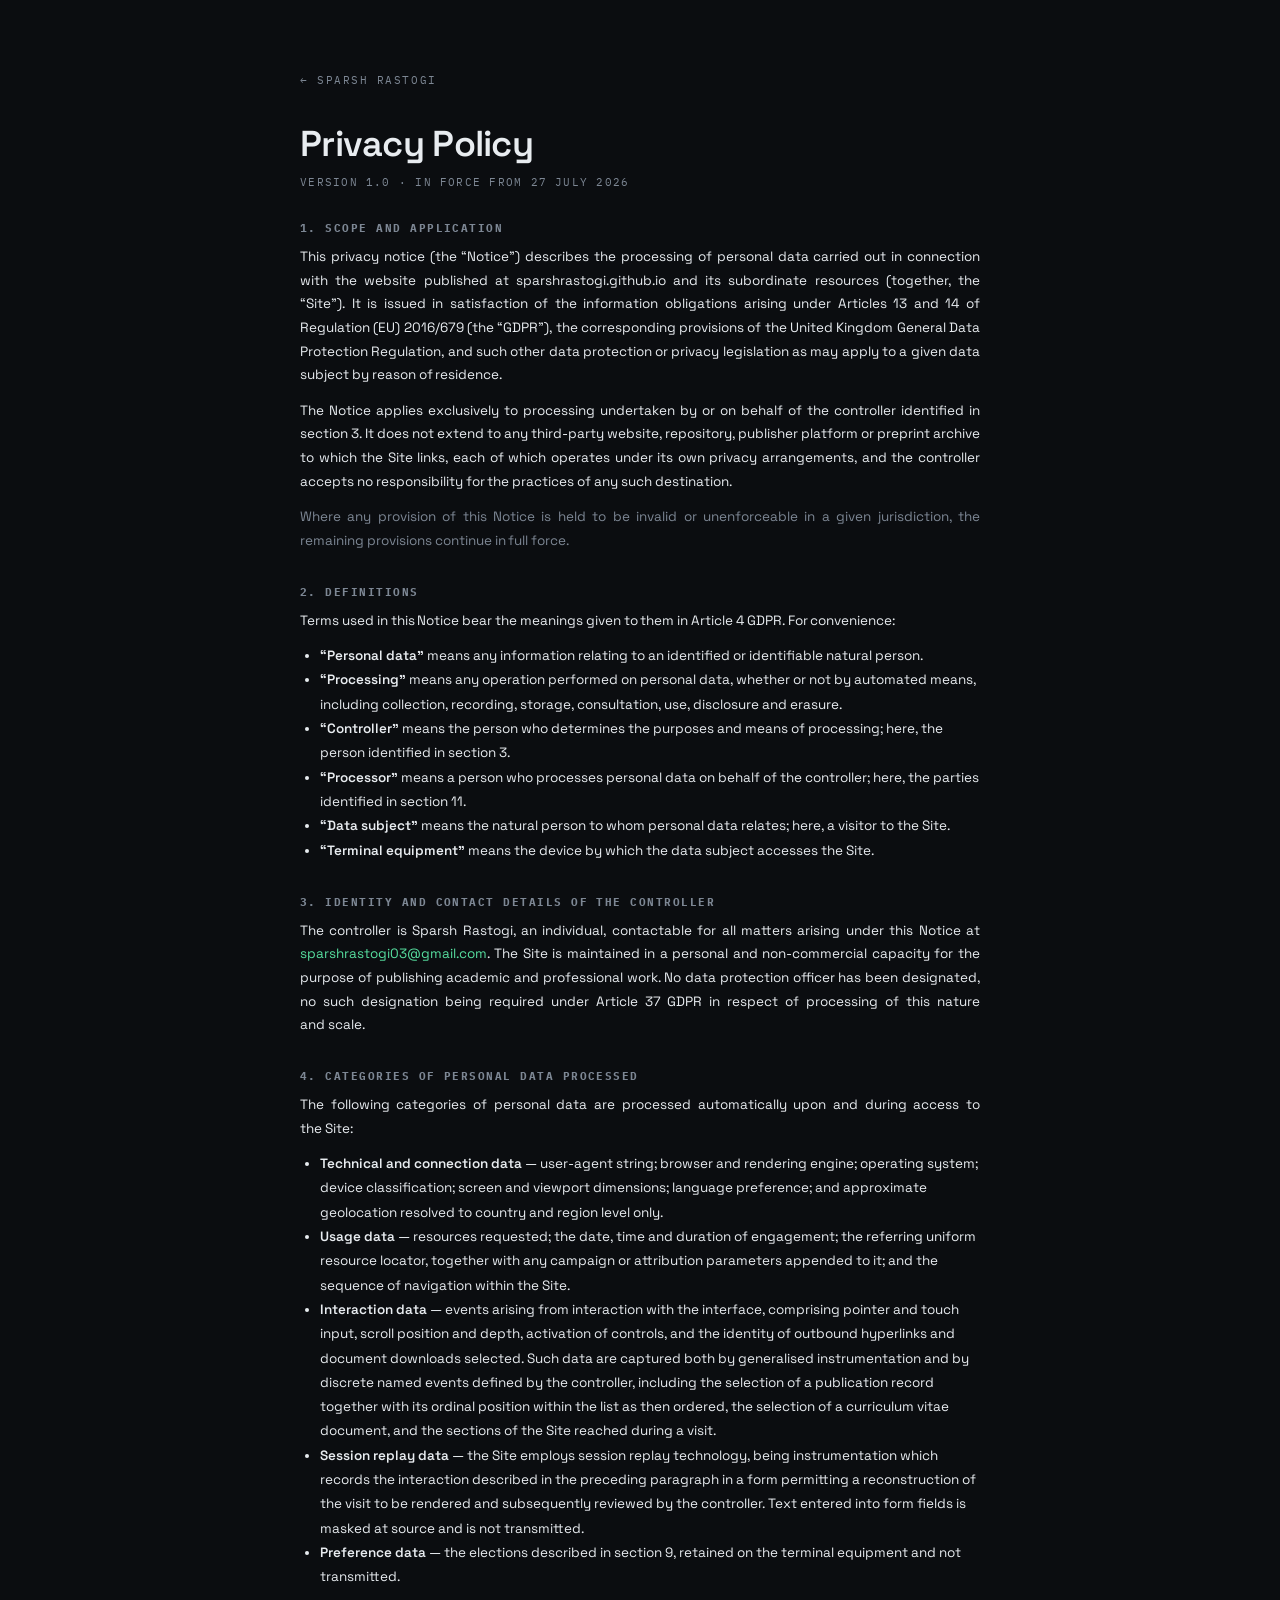
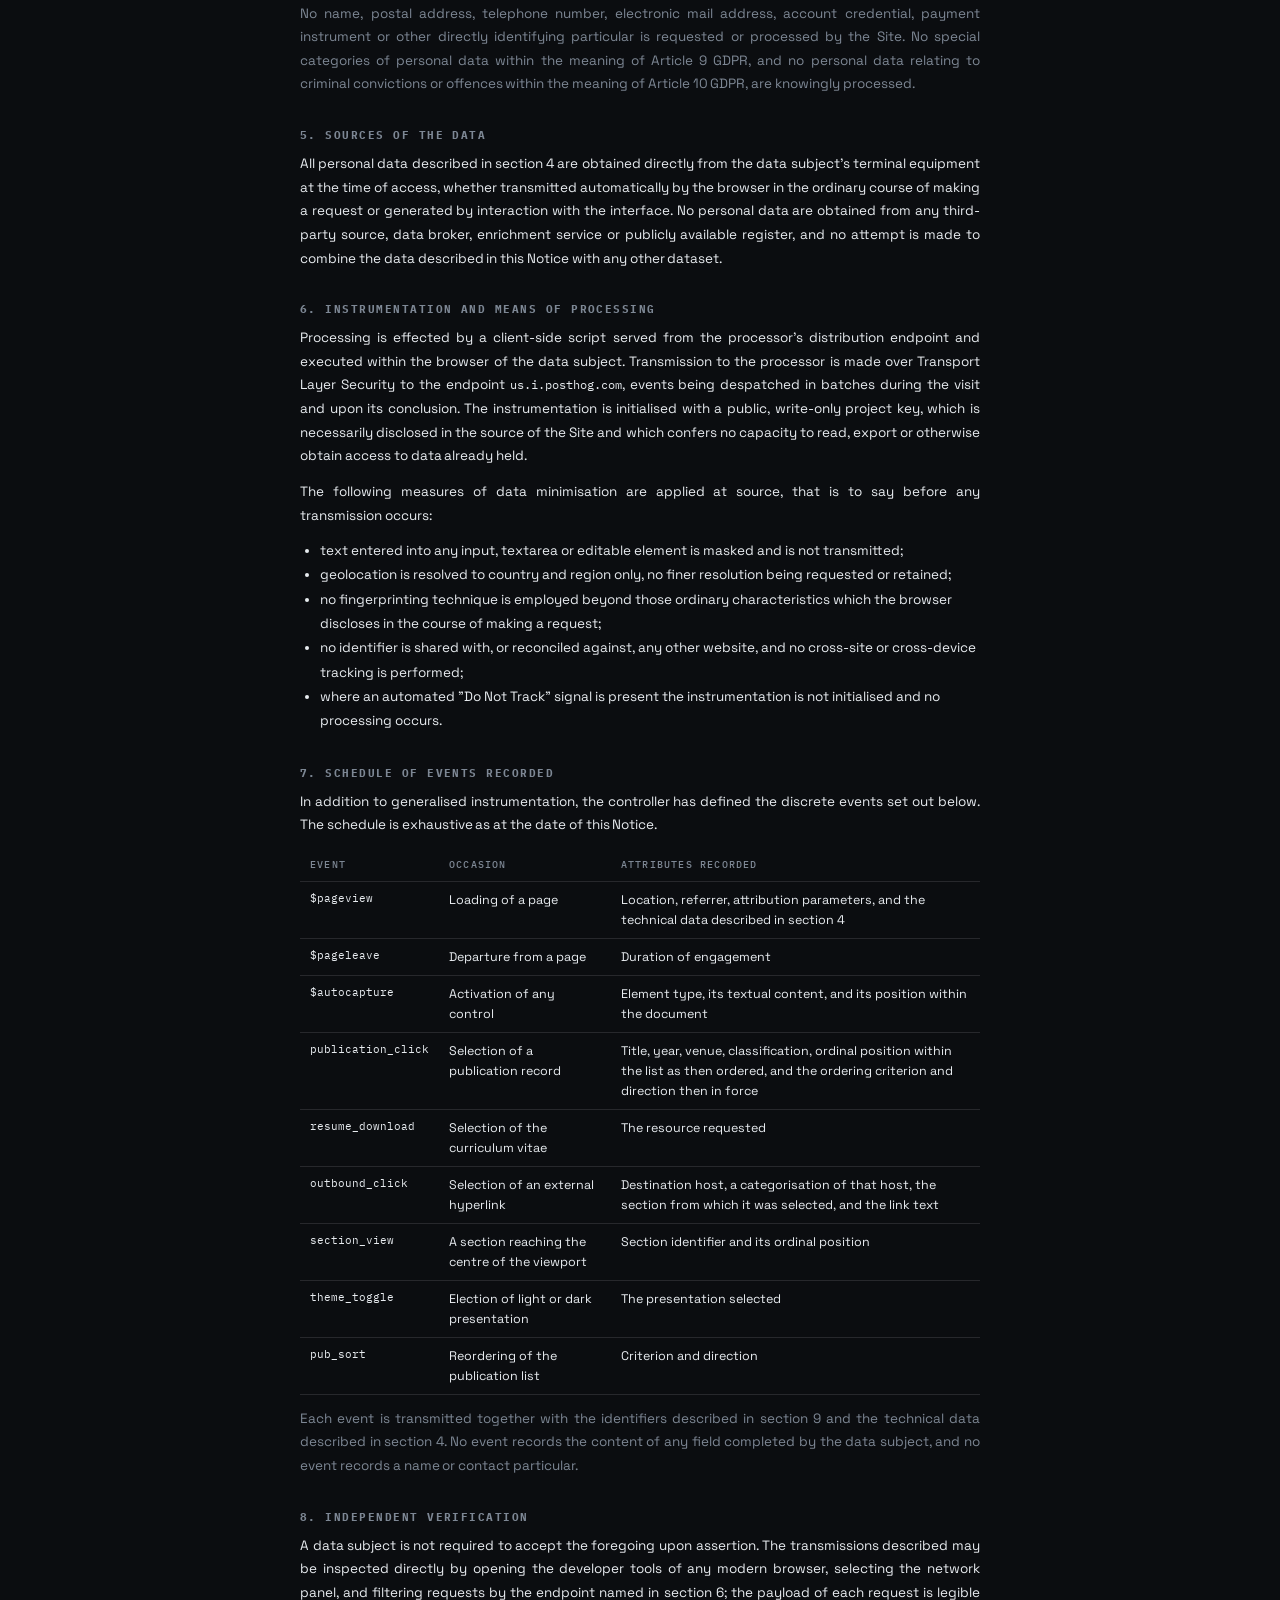
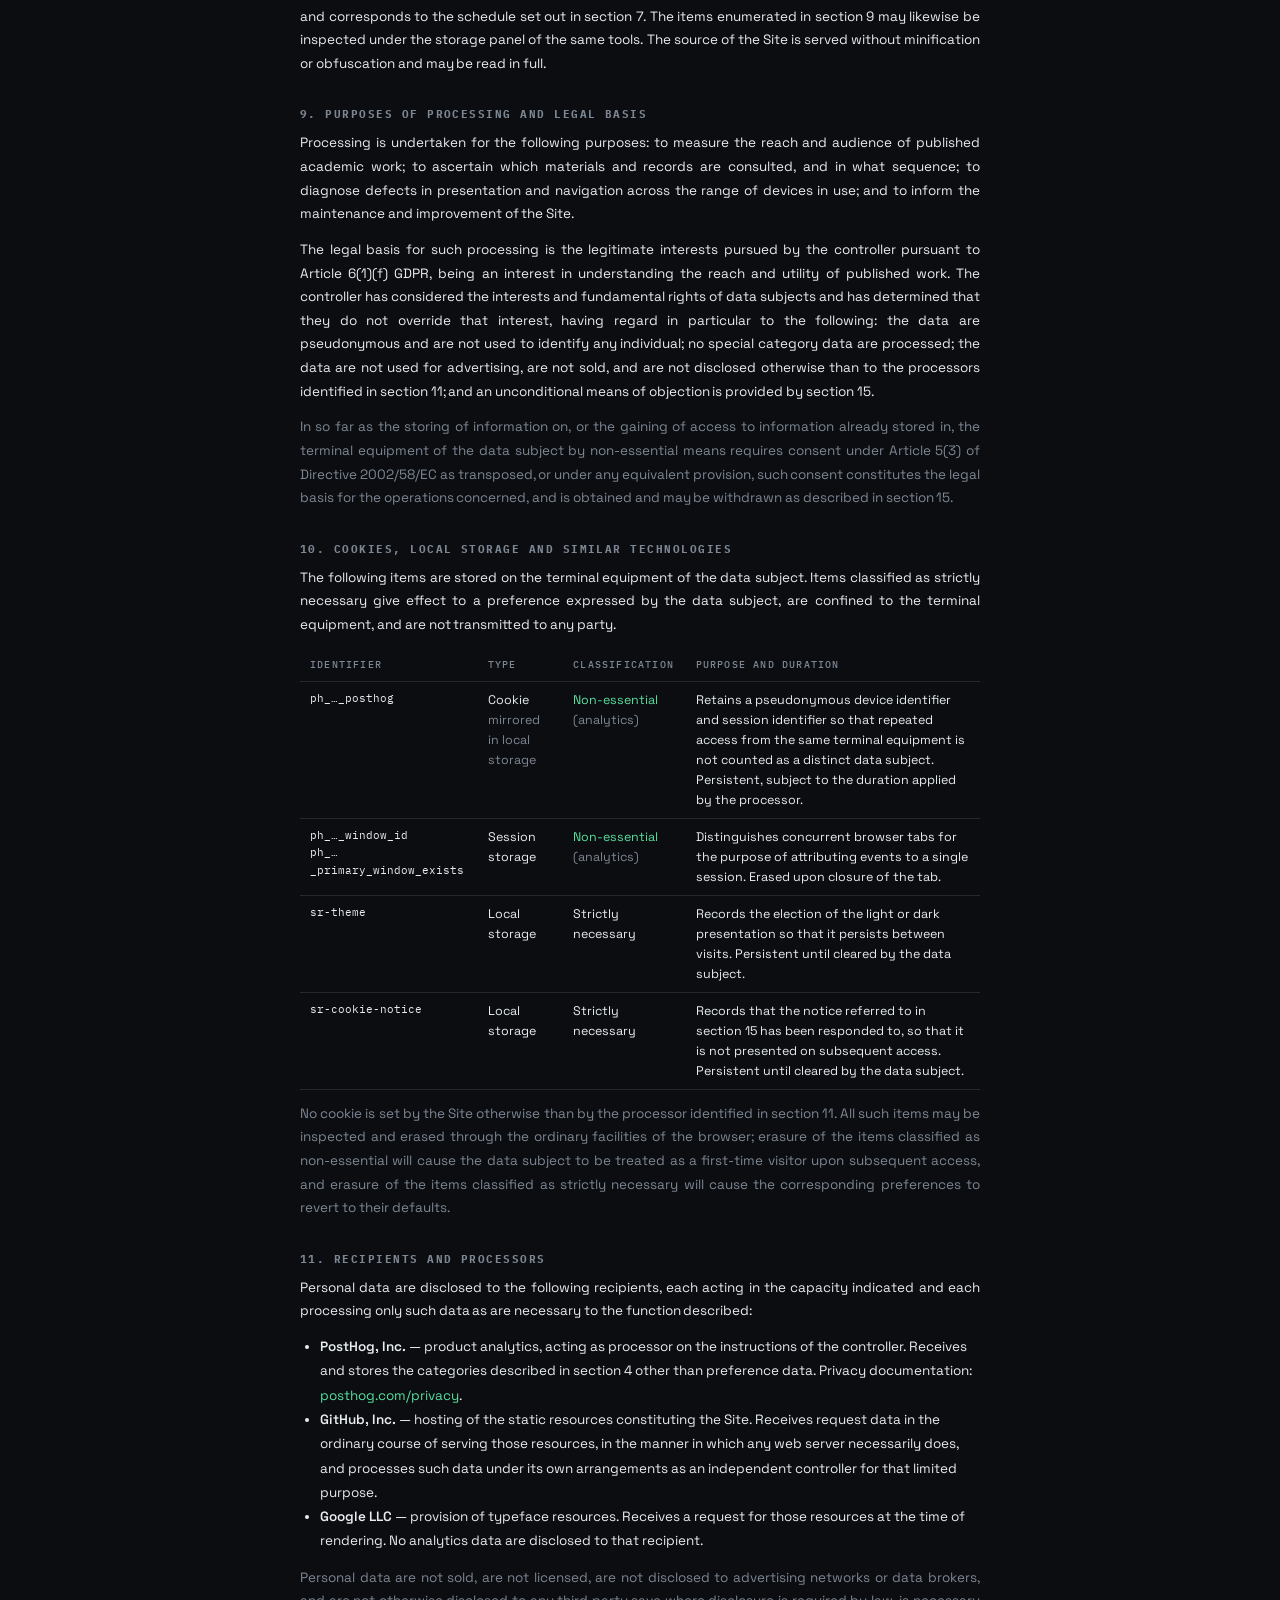
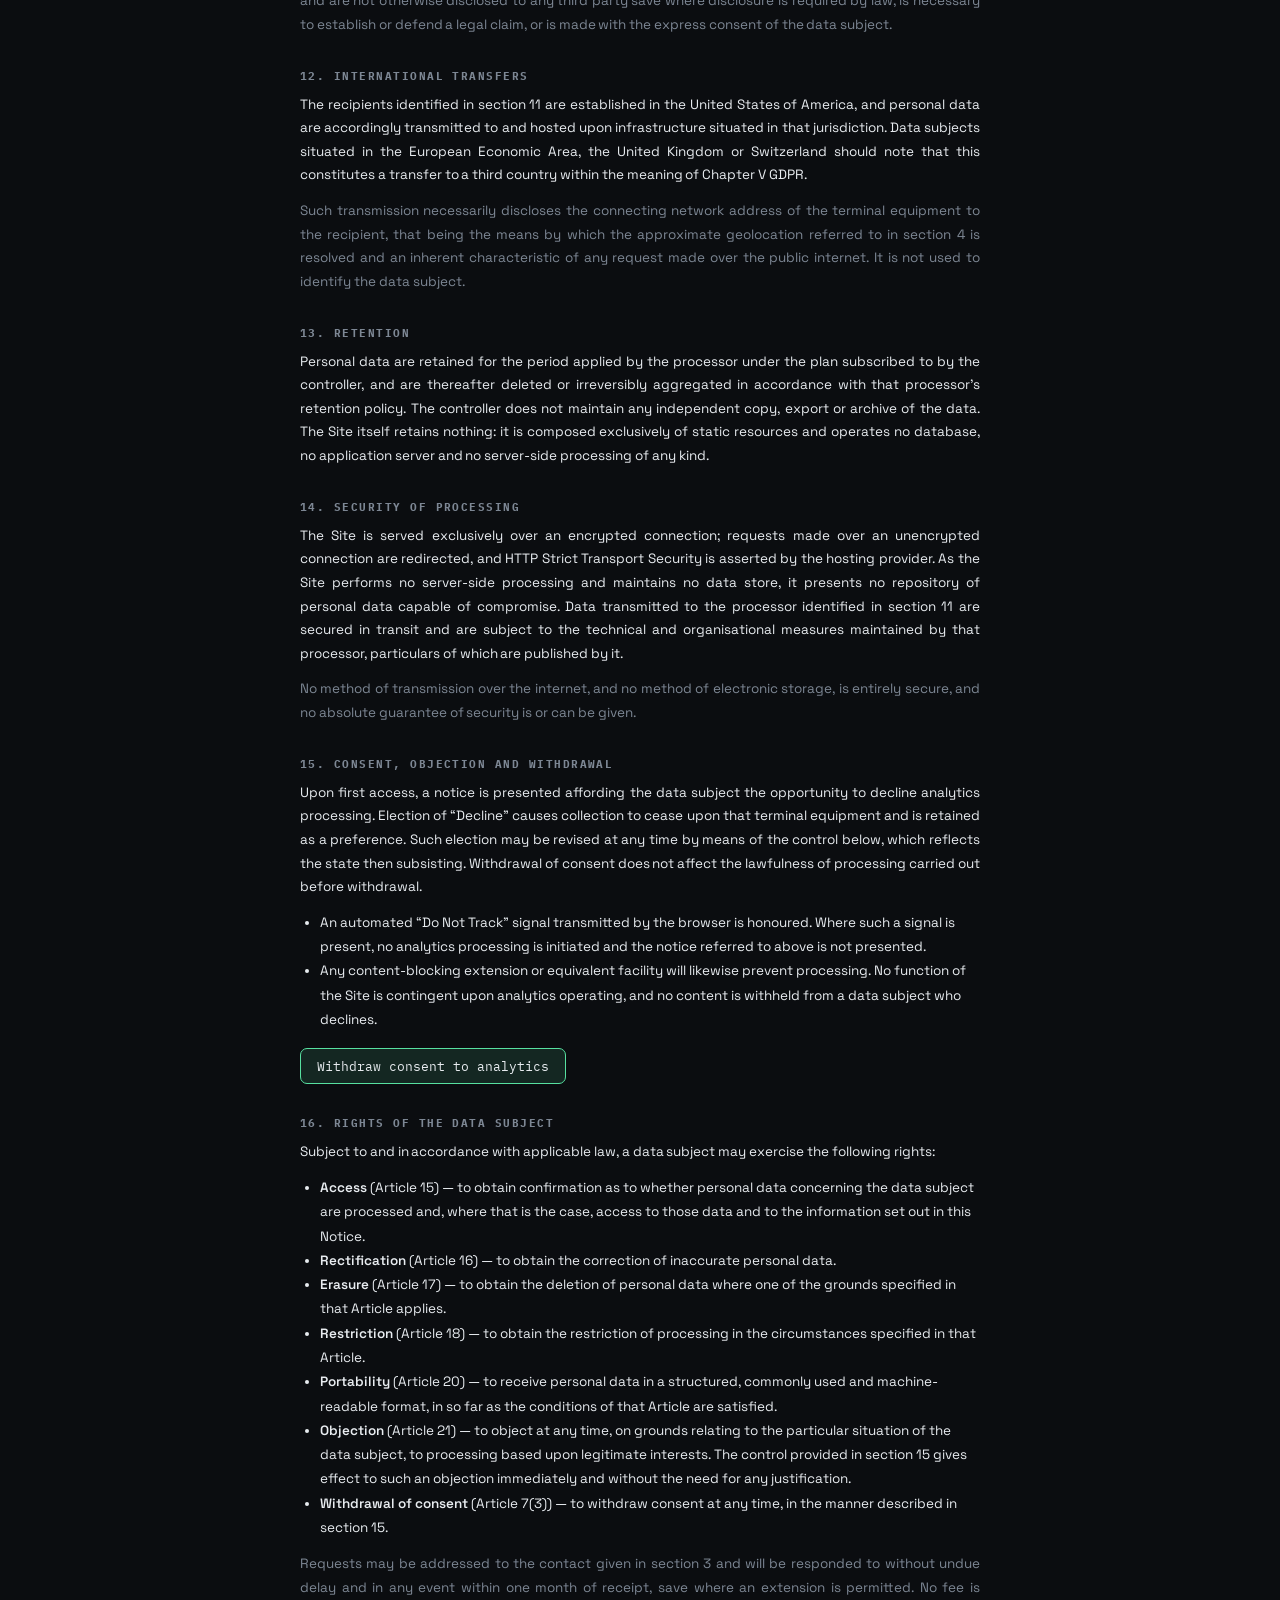
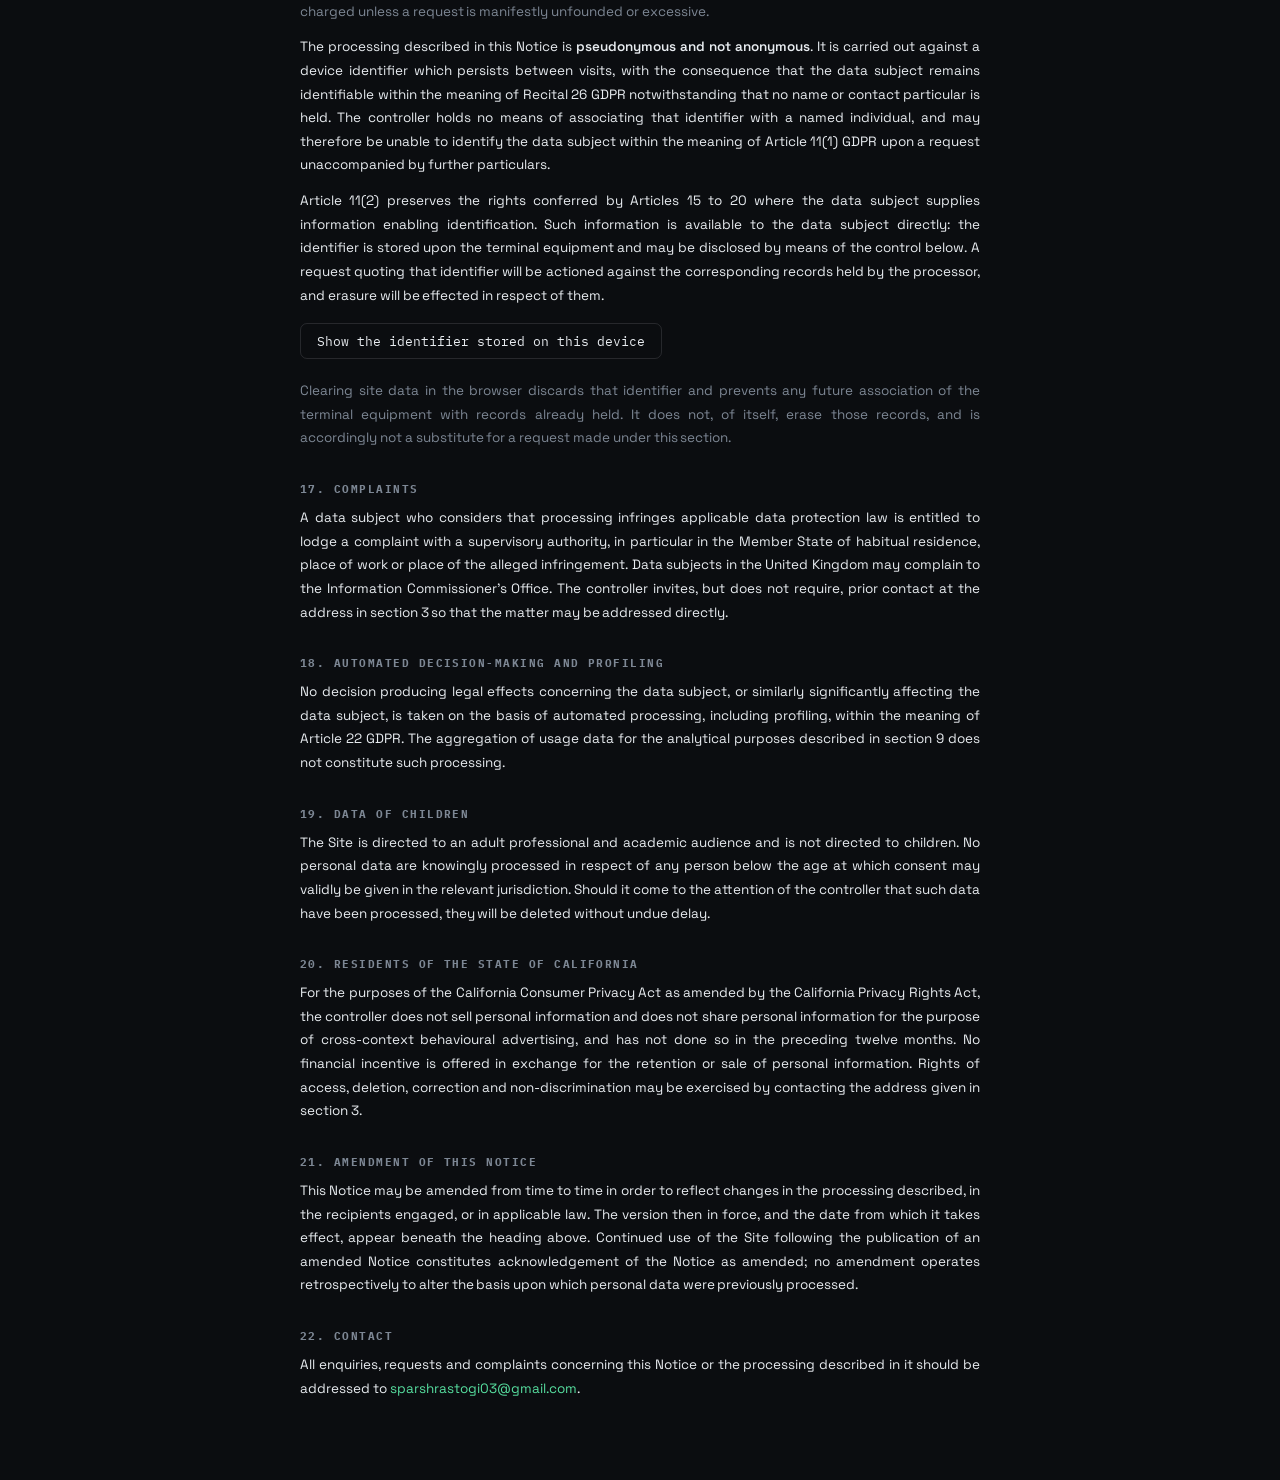
<file: privacy.html>
<!doctype html>
<html lang="en">
<head>
<meta charset="utf-8">
<meta name="viewport" content="width=device-width, initial-scale=1">
<meta name="color-scheme" content="dark light">
<title>Privacy Policy — Sparsh Rastogi</title>
<meta name="description" content="Privacy notice for sparshrastogi.github.io: categories of data processed, legal basis, cookies, processors and data subject rights.">
<meta name="robots" content="noindex, follow">
<meta name="theme-color" content="#0b0d10" media="(prefers-color-scheme: dark)">
<meta name="theme-color" content="#eef1f3" media="(prefers-color-scheme: light)">
<link rel="preconnect" href="https://fonts.googleapis.com">
<link rel="preconnect" href="https://fonts.gstatic.com" crossorigin>
<link rel="stylesheet" href="https://fonts.googleapis.com/css2?family=Space+Grotesk:wght@400;500;600;700&family=IBM+Plex+Mono:wght@400;500;600&display=swap">
<link rel="stylesheet" href="styles.css?v=58c00f6905">
<script>
/* same pre-paint theme read as the main page, so arriving here from a light
   session does not flash dark */
(function(){try{var t=localStorage.getItem('sr-theme');
document.documentElement.setAttribute('data-theme',t==='light'?'light':'dark');}
catch(e){document.documentElement.setAttribute('data-theme','dark');}})();
</script>
</head>
<body style="background:var(--bg);color:var(--ink);font-family:'Space Grotesk',system-ui,sans-serif;">
<main style="max-width:760px;margin:0 auto;padding:clamp(42px,7.5vw,68px) clamp(20px,4.5vw,40px) 80px;">

  <a href="index.html" style="display:inline-block;font-family:'IBM Plex Mono',monospace;font-size:11px;letter-spacing:.14em;text-transform:uppercase;color:var(--muted);margin-bottom:34px;">← Sparsh Rastogi</a>

  <h1 style="font-weight:600;font-size:clamp(26px,3.4vw,36px);letter-spacing:-.02em;margin-bottom:8px;">Privacy Policy</h1>
  <p style="font-family:'IBM Plex Mono',monospace;font-size:10.5px;letter-spacing:.12em;text-transform:uppercase;color:var(--muted);margin-bottom:26px;">Version 1.0 · In force from 27 July 2026</p>

  <h2 style="font-family:'IBM Plex Mono',monospace;font-size:10.5px;letter-spacing:.14em;text-transform:uppercase;color:var(--muted);margin:32px 0 10px;">1. Scope and application</h2>
  <p style="font-size:13.5px;line-height:1.75;margin:0 0 12px;">This privacy notice (the “Notice”) describes the processing of personal data carried out in connection with the website published at <span style="color:var(--ink);">sparshrastogi.github.io</span> and its subordinate resources (together, the “Site”). It is issued in satisfaction of the information obligations arising under Articles 13 and 14 of Regulation (EU) 2016/679 (the “GDPR”), the corresponding provisions of the United Kingdom General Data Protection Regulation, and such other data protection or privacy legislation as may apply to a given data subject by reason of residence.</p>
  <p style="font-size:13.5px;line-height:1.75;margin:0 0 12px;">The Notice applies exclusively to processing undertaken by or on behalf of the controller identified in section 3. It does not extend to any third-party website, repository, publisher platform or preprint archive to which the Site links, each of which operates under its own privacy arrangements, and the controller accepts no responsibility for the practices of any such destination.</p>
  <p style="font-size:13.5px;line-height:1.75;color:var(--muted);margin:0 0 12px;">Where any provision of this Notice is held to be invalid or unenforceable in a given jurisdiction, the remaining provisions continue in full force.</p>

  <h2 style="font-family:'IBM Plex Mono',monospace;font-size:10.5px;letter-spacing:.14em;text-transform:uppercase;color:var(--muted);margin:32px 0 10px;">2. Definitions</h2>
  <p style="font-size:13.5px;line-height:1.75;margin:0 0 12px;">Terms used in this Notice bear the meanings given to them in Article 4 GDPR. For convenience:</p>
  <ul style="font-size:13.5px;line-height:1.8;padding-left:20px;margin:0 0 12px;">
    <li><strong style="font-weight:600;">“Personal data”</strong> means any information relating to an identified or identifiable natural person.</li>
    <li><strong style="font-weight:600;">“Processing”</strong> means any operation performed on personal data, whether or not by automated means, including collection, recording, storage, consultation, use, disclosure and erasure.</li>
    <li><strong style="font-weight:600;">“Controller”</strong> means the person who determines the purposes and means of processing; here, the person identified in section 3.</li>
    <li><strong style="font-weight:600;">“Processor”</strong> means a person who processes personal data on behalf of the controller; here, the parties identified in section 11.</li>
    <li><strong style="font-weight:600;">“Data subject”</strong> means the natural person to whom personal data relates; here, a visitor to the Site.</li>
    <li><strong style="font-weight:600;">“Terminal equipment”</strong> means the device by which the data subject accesses the Site.</li>
  </ul>

  <h2 style="font-family:'IBM Plex Mono',monospace;font-size:10.5px;letter-spacing:.14em;text-transform:uppercase;color:var(--muted);margin:32px 0 10px;">3. Identity and contact details of the controller</h2>
  <p style="font-size:13.5px;line-height:1.75;margin:0 0 12px;">The controller is Sparsh Rastogi, an individual, contactable for all matters arising under this Notice at <a href="mailto:sparshrastogi03@gmail.com" style="color:var(--accent-text);">sparshrastogi03@gmail.com</a>. The Site is maintained in a personal and non-commercial capacity for the purpose of publishing academic and professional work. No data protection officer has been designated, no such designation being required under Article 37 GDPR in respect of processing of this nature and scale.</p>

  <h2 style="font-family:'IBM Plex Mono',monospace;font-size:10.5px;letter-spacing:.14em;text-transform:uppercase;color:var(--muted);margin:32px 0 10px;">4. Categories of personal data processed</h2>
  <p style="font-size:13.5px;line-height:1.75;margin:0 0 12px;">The following categories of personal data are processed automatically upon and during access to the Site:</p>
  <ul style="font-size:13.5px;line-height:1.8;padding-left:20px;margin:0 0 12px;">
    <li><strong style="font-weight:600;">Technical and connection data</strong> — user-agent string; browser and rendering engine; operating system; device classification; screen and viewport dimensions; language preference; and approximate geolocation resolved to country and region level only.</li>
    <li><strong style="font-weight:600;">Usage data</strong> — resources requested; the date, time and duration of engagement; the referring uniform resource locator, together with any campaign or attribution parameters appended to it; and the sequence of navigation within the Site.</li>
    <li><strong style="font-weight:600;">Interaction data</strong> — events arising from interaction with the interface, comprising pointer and touch input, scroll position and depth, activation of controls, and the identity of outbound hyperlinks and document downloads selected. Such data are captured both by generalised instrumentation and by discrete named events defined by the controller, including the selection of a publication record together with its ordinal position within the list as then ordered, the selection of a curriculum vitae document, and the sections of the Site reached during a visit.</li>
    <li><strong style="font-weight:600;">Session replay data</strong> — the Site employs session replay technology, being instrumentation which records the interaction described in the preceding paragraph in a form permitting a reconstruction of the visit to be rendered and subsequently reviewed by the controller. Text entered into form fields is masked at source and is not transmitted.</li>
    <li><strong style="font-weight:600;">Preference data</strong> — the elections described in section 9, retained on the terminal equipment and not transmitted.</li>
  </ul>
  <p style="font-size:13.5px;line-height:1.75;color:var(--muted);margin:0 0 12px;">No name, postal address, telephone number, electronic mail address, account credential, payment instrument or other directly identifying particular is requested or processed by the Site. No special categories of personal data within the meaning of Article 9 GDPR, and no personal data relating to criminal convictions or offences within the meaning of Article 10 GDPR, are knowingly processed.</p>

  <h2 style="font-family:'IBM Plex Mono',monospace;font-size:10.5px;letter-spacing:.14em;text-transform:uppercase;color:var(--muted);margin:32px 0 10px;">5. Sources of the data</h2>
  <p style="font-size:13.5px;line-height:1.75;margin:0 0 12px;">All personal data described in section 4 are obtained directly from the data subject’s terminal equipment at the time of access, whether transmitted automatically by the browser in the ordinary course of making a request or generated by interaction with the interface. No personal data are obtained from any third-party source, data broker, enrichment service or publicly available register, and no attempt is made to combine the data described in this Notice with any other dataset.</p>

  <h2 style="font-family:'IBM Plex Mono',monospace;font-size:10.5px;letter-spacing:.14em;text-transform:uppercase;color:var(--muted);margin:32px 0 10px;">6. Instrumentation and means of processing</h2>
  <p style="font-size:13.5px;line-height:1.75;margin:0 0 12px;">Processing is effected by a client-side script served from the processor's distribution endpoint and executed within the browser of the data subject. Transmission to the processor is made over Transport Layer Security to the endpoint <span style="font-family:'IBM Plex Mono',monospace;font-size:12px;color:var(--ink);">us.i.posthog.com</span>, events being despatched in batches during the visit and upon its conclusion. The instrumentation is initialised with a public, write-only project key, which is necessarily disclosed in the source of the Site and which confers no capacity to read, export or otherwise obtain access to data already held.</p>
  <p style="font-size:13.5px;line-height:1.75;margin:0 0 12px;">The following measures of data minimisation are applied at source, that is to say before any transmission occurs:</p>
  <ul style="font-size:13.5px;line-height:1.8;padding-left:20px;margin:0 0 12px;">
    <li>text entered into any input, textarea or editable element is masked and is not transmitted;</li>
    <li>geolocation is resolved to country and region only, no finer resolution being requested or retained;</li>
    <li>no fingerprinting technique is employed beyond those ordinary characteristics which the browser discloses in the course of making a request;</li>
    <li>no identifier is shared with, or reconciled against, any other website, and no cross-site or cross-device tracking is performed;</li>
    <li>where an automated "Do Not Track" signal is present the instrumentation is not initialised and no processing occurs.</li>
  </ul>

  <h2 style="font-family:'IBM Plex Mono',monospace;font-size:10.5px;letter-spacing:.14em;text-transform:uppercase;color:var(--muted);margin:32px 0 10px;">7. Schedule of events recorded</h2>
  <p style="font-size:13.5px;line-height:1.75;margin:0 0 12px;">In addition to generalised instrumentation, the controller has defined the discrete events set out below. The schedule is exhaustive as at the date of this Notice.</p>
  <div style="overflow-x:auto;margin:0 0 12px;">
  <table style="width:100%;border-collapse:collapse;font-size:12.5px;line-height:1.6;">
    <thead><tr><th style="padding:8px 10px;border-bottom:1px solid var(--line);text-align:left;font-family:'IBM Plex Mono',monospace;font-size:10px;letter-spacing:.12em;text-transform:uppercase;color:var(--muted);font-weight:500;">Event</th><th style="padding:8px 10px;border-bottom:1px solid var(--line);text-align:left;font-family:'IBM Plex Mono',monospace;font-size:10px;letter-spacing:.12em;text-transform:uppercase;color:var(--muted);font-weight:500;">Occasion</th><th style="padding:8px 10px;border-bottom:1px solid var(--line);text-align:left;font-family:'IBM Plex Mono',monospace;font-size:10px;letter-spacing:.12em;text-transform:uppercase;color:var(--muted);font-weight:500;">Attributes recorded</th></tr></thead>
    <tbody>
      <tr><td style="padding:8px 10px;border-bottom:1px solid var(--line);vertical-align:top;font-family:'IBM Plex Mono',monospace;font-size:11px;">$pageview</td><td style="padding:8px 10px;border-bottom:1px solid var(--line);vertical-align:top;">Loading of a page</td><td style="padding:8px 10px;border-bottom:1px solid var(--line);vertical-align:top;">Location, referrer, attribution parameters, and the technical data described in section 4</td></tr>
      <tr><td style="padding:8px 10px;border-bottom:1px solid var(--line);vertical-align:top;font-family:'IBM Plex Mono',monospace;font-size:11px;">$pageleave</td><td style="padding:8px 10px;border-bottom:1px solid var(--line);vertical-align:top;">Departure from a page</td><td style="padding:8px 10px;border-bottom:1px solid var(--line);vertical-align:top;">Duration of engagement</td></tr>
      <tr><td style="padding:8px 10px;border-bottom:1px solid var(--line);vertical-align:top;font-family:'IBM Plex Mono',monospace;font-size:11px;">$autocapture</td><td style="padding:8px 10px;border-bottom:1px solid var(--line);vertical-align:top;">Activation of any control</td><td style="padding:8px 10px;border-bottom:1px solid var(--line);vertical-align:top;">Element type, its textual content, and its position within the document</td></tr>
      <tr><td style="padding:8px 10px;border-bottom:1px solid var(--line);vertical-align:top;font-family:'IBM Plex Mono',monospace;font-size:11px;">publication_click</td><td style="padding:8px 10px;border-bottom:1px solid var(--line);vertical-align:top;">Selection of a publication record</td><td style="padding:8px 10px;border-bottom:1px solid var(--line);vertical-align:top;">Title, year, venue, classification, ordinal position within the list as then ordered, and the ordering criterion and direction then in force</td></tr>
      <tr><td style="padding:8px 10px;border-bottom:1px solid var(--line);vertical-align:top;font-family:'IBM Plex Mono',monospace;font-size:11px;">resume_download</td><td style="padding:8px 10px;border-bottom:1px solid var(--line);vertical-align:top;">Selection of the curriculum vitae</td><td style="padding:8px 10px;border-bottom:1px solid var(--line);vertical-align:top;">The resource requested</td></tr>
      <tr><td style="padding:8px 10px;border-bottom:1px solid var(--line);vertical-align:top;font-family:'IBM Plex Mono',monospace;font-size:11px;">outbound_click</td><td style="padding:8px 10px;border-bottom:1px solid var(--line);vertical-align:top;">Selection of an external hyperlink</td><td style="padding:8px 10px;border-bottom:1px solid var(--line);vertical-align:top;">Destination host, a categorisation of that host, the section from which it was selected, and the link text</td></tr>
      <tr><td style="padding:8px 10px;border-bottom:1px solid var(--line);vertical-align:top;font-family:'IBM Plex Mono',monospace;font-size:11px;">section_view</td><td style="padding:8px 10px;border-bottom:1px solid var(--line);vertical-align:top;">A section reaching the centre of the viewport</td><td style="padding:8px 10px;border-bottom:1px solid var(--line);vertical-align:top;">Section identifier and its ordinal position</td></tr>
      <tr><td style="padding:8px 10px;border-bottom:1px solid var(--line);vertical-align:top;font-family:'IBM Plex Mono',monospace;font-size:11px;">theme_toggle</td><td style="padding:8px 10px;border-bottom:1px solid var(--line);vertical-align:top;">Election of light or dark presentation</td><td style="padding:8px 10px;border-bottom:1px solid var(--line);vertical-align:top;">The presentation selected</td></tr>
      <tr><td style="padding:8px 10px;border-bottom:1px solid var(--line);vertical-align:top;font-family:'IBM Plex Mono',monospace;font-size:11px;">pub_sort</td><td style="padding:8px 10px;border-bottom:1px solid var(--line);vertical-align:top;">Reordering of the publication list</td><td style="padding:8px 10px;border-bottom:1px solid var(--line);vertical-align:top;">Criterion and direction</td></tr>
    </tbody>
  </table>
  </div>
  <p style="font-size:13.5px;line-height:1.75;color:var(--muted);margin:0 0 12px;">Each event is transmitted together with the identifiers described in section 9 and the technical data described in section 4. No event records the content of any field completed by the data subject, and no event records a name or contact particular.</p>

  <h2 style="font-family:'IBM Plex Mono',monospace;font-size:10.5px;letter-spacing:.14em;text-transform:uppercase;color:var(--muted);margin:32px 0 10px;">8. Independent verification</h2>
  <p style="font-size:13.5px;line-height:1.75;margin:0 0 12px;">A data subject is not required to accept the foregoing upon assertion. The transmissions described may be inspected directly by opening the developer tools of any modern browser, selecting the network panel, and filtering requests by the endpoint named in section 6; the payload of each request is legible and corresponds to the schedule set out in section 7. The items enumerated in section 9 may likewise be inspected under the storage panel of the same tools. The source of the Site is served without minification or obfuscation and may be read in full.</p>

  <h2 style="font-family:'IBM Plex Mono',monospace;font-size:10.5px;letter-spacing:.14em;text-transform:uppercase;color:var(--muted);margin:32px 0 10px;">9. Purposes of processing and legal basis</h2>
  <p style="font-size:13.5px;line-height:1.75;margin:0 0 12px;">Processing is undertaken for the following purposes: to measure the reach and audience of published academic work; to ascertain which materials and records are consulted, and in what sequence; to diagnose defects in presentation and navigation across the range of devices in use; and to inform the maintenance and improvement of the Site.</p>
  <p style="font-size:13.5px;line-height:1.75;margin:0 0 12px;">The legal basis for such processing is the legitimate interests pursued by the controller pursuant to Article 6(1)(f) GDPR, being an interest in understanding the reach and utility of published work. The controller has considered the interests and fundamental rights of data subjects and has determined that they do not override that interest, having regard in particular to the following: the data are pseudonymous and are not used to identify any individual; no special category data are processed; the data are not used for advertising, are not sold, and are not disclosed otherwise than to the processors identified in section 11; and an unconditional means of objection is provided by section 15.</p>
  <p style="font-size:13.5px;line-height:1.75;color:var(--muted);margin:0 0 12px;">In so far as the storing of information on, or the gaining of access to information already stored in, the terminal equipment of the data subject by non-essential means requires consent under Article 5(3) of Directive 2002/58/EC as transposed, or under any equivalent provision, such consent constitutes the legal basis for the operations concerned, and is obtained and may be withdrawn as described in section 15.</p>

  <h2 style="font-family:'IBM Plex Mono',monospace;font-size:10.5px;letter-spacing:.14em;text-transform:uppercase;color:var(--muted);margin:32px 0 10px;">10. Cookies, local storage and similar technologies</h2>
  <p style="font-size:13.5px;line-height:1.75;margin:0 0 12px;">The following items are stored on the terminal equipment of the data subject. Items classified as strictly necessary give effect to a preference expressed by the data subject, are confined to the terminal equipment, and are not transmitted to any party.</p>
  <div style="overflow-x:auto;margin:0 0 12px;">
  <table style="width:100%;border-collapse:collapse;font-size:12.5px;line-height:1.6;">
    <thead><tr>
      <th style="padding:8px 10px;border-bottom:1px solid var(--line);text-align:left;font-family:'IBM Plex Mono',monospace;font-size:10px;letter-spacing:.12em;text-transform:uppercase;color:var(--muted);font-weight:500;">Identifier</th><th style="padding:8px 10px;border-bottom:1px solid var(--line);text-align:left;font-family:'IBM Plex Mono',monospace;font-size:10px;letter-spacing:.12em;text-transform:uppercase;color:var(--muted);font-weight:500;">Type</th><th style="padding:8px 10px;border-bottom:1px solid var(--line);text-align:left;font-family:'IBM Plex Mono',monospace;font-size:10px;letter-spacing:.12em;text-transform:uppercase;color:var(--muted);font-weight:500;">Classification</th><th style="padding:8px 10px;border-bottom:1px solid var(--line);text-align:left;font-family:'IBM Plex Mono',monospace;font-size:10px;letter-spacing:.12em;text-transform:uppercase;color:var(--muted);font-weight:500;">Purpose and duration</th>
    </tr></thead>
    <tbody>
      <tr>
        <td style="padding:8px 10px;border-bottom:1px solid var(--line);vertical-align:top;font-family:'IBM Plex Mono',monospace;font-size:11px;">ph_…_posthog</td>
        <td style="padding:8px 10px;border-bottom:1px solid var(--line);vertical-align:top;">Cookie<br><span style="color:var(--muted);">mirrored in local storage</span></td>
        <td style="padding:8px 10px;border-bottom:1px solid var(--line);vertical-align:top;color:var(--accent-text);">Non-essential<br><span style="color:var(--muted);">(analytics)</span></td>
        <td style="padding:8px 10px;border-bottom:1px solid var(--line);vertical-align:top;">Retains a pseudonymous device identifier and session identifier so that repeated access from the same terminal equipment is not counted as a distinct data subject. Persistent, subject to the duration applied by the processor.</td>
      </tr>
      <tr>
        <td style="padding:8px 10px;border-bottom:1px solid var(--line);vertical-align:top;font-family:'IBM Plex Mono',monospace;font-size:11px;">ph_…_window_id<br>ph_…_primary_window_exists</td>
        <td style="padding:8px 10px;border-bottom:1px solid var(--line);vertical-align:top;">Session storage</td>
        <td style="padding:8px 10px;border-bottom:1px solid var(--line);vertical-align:top;color:var(--accent-text);">Non-essential<br><span style="color:var(--muted);">(analytics)</span></td>
        <td style="padding:8px 10px;border-bottom:1px solid var(--line);vertical-align:top;">Distinguishes concurrent browser tabs for the purpose of attributing events to a single session. Erased upon closure of the tab.</td>
      </tr>
      <tr>
        <td style="padding:8px 10px;border-bottom:1px solid var(--line);vertical-align:top;font-family:'IBM Plex Mono',monospace;font-size:11px;">sr-theme</td>
        <td style="padding:8px 10px;border-bottom:1px solid var(--line);vertical-align:top;">Local storage</td>
        <td style="padding:8px 10px;border-bottom:1px solid var(--line);vertical-align:top;">Strictly necessary</td>
        <td style="padding:8px 10px;border-bottom:1px solid var(--line);vertical-align:top;">Records the election of the light or dark presentation so that it persists between visits. Persistent until cleared by the data subject.</td>
      </tr>
      <tr>
        <td style="padding:8px 10px;border-bottom:1px solid var(--line);vertical-align:top;font-family:'IBM Plex Mono',monospace;font-size:11px;">sr-cookie-notice</td>
        <td style="padding:8px 10px;border-bottom:1px solid var(--line);vertical-align:top;">Local storage</td>
        <td style="padding:8px 10px;border-bottom:1px solid var(--line);vertical-align:top;">Strictly necessary</td>
        <td style="padding:8px 10px;border-bottom:1px solid var(--line);vertical-align:top;">Records that the notice referred to in section 15 has been responded to, so that it is not presented on subsequent access. Persistent until cleared by the data subject.</td>
      </tr>
    </tbody>
  </table>
  </div>
  <p style="font-size:13.5px;line-height:1.75;color:var(--muted);margin:0 0 12px;">No cookie is set by the Site otherwise than by the processor identified in section 11. All such items may be inspected and erased through the ordinary facilities of the browser; erasure of the items classified as non-essential will cause the data subject to be treated as a first-time visitor upon subsequent access, and erasure of the items classified as strictly necessary will cause the corresponding preferences to revert to their defaults.</p>

  <h2 style="font-family:'IBM Plex Mono',monospace;font-size:10.5px;letter-spacing:.14em;text-transform:uppercase;color:var(--muted);margin:32px 0 10px;">11. Recipients and processors</h2>
  <p style="font-size:13.5px;line-height:1.75;margin:0 0 12px;">Personal data are disclosed to the following recipients, each acting in the capacity indicated and each processing only such data as are necessary to the function described:</p>
  <ul style="font-size:13.5px;line-height:1.8;padding-left:20px;margin:0 0 12px;">
    <li><strong style="font-weight:600;">PostHog, Inc.</strong> — product analytics, acting as processor on the instructions of the controller. Receives and stores the categories described in section 4 other than preference data. Privacy documentation: <a href="https://posthog.com/privacy" target="_blank" rel="noopener noreferrer" style="color:var(--accent-text);">posthog.com/privacy</a>.</li>
    <li><strong style="font-weight:600;">GitHub, Inc.</strong> — hosting of the static resources constituting the Site. Receives request data in the ordinary course of serving those resources, in the manner in which any web server necessarily does, and processes such data under its own arrangements as an independent controller for that limited purpose.</li>
    <li><strong style="font-weight:600;">Google LLC</strong> — provision of typeface resources. Receives a request for those resources at the time of rendering. No analytics data are disclosed to that recipient.</li>
  </ul>
  <p style="font-size:13.5px;line-height:1.75;color:var(--muted);margin:0 0 12px;">Personal data are not sold, are not licensed, are not disclosed to advertising networks or data brokers, and are not otherwise disclosed to any third party save where disclosure is required by law, is necessary to establish or defend a legal claim, or is made with the express consent of the data subject.</p>

  <h2 style="font-family:'IBM Plex Mono',monospace;font-size:10.5px;letter-spacing:.14em;text-transform:uppercase;color:var(--muted);margin:32px 0 10px;">12. International transfers</h2>
  <p style="font-size:13.5px;line-height:1.75;margin:0 0 12px;">The recipients identified in section 11 are established in the United States of America, and personal data are accordingly transmitted to and hosted upon infrastructure situated in that jurisdiction. Data subjects situated in the European Economic Area, the United Kingdom or Switzerland should note that this constitutes a transfer to a third country within the meaning of Chapter V GDPR.</p>
  <p style="font-size:13.5px;line-height:1.75;color:var(--muted);margin:0 0 12px;">Such transmission necessarily discloses the connecting network address of the terminal equipment to the recipient, that being the means by which the approximate geolocation referred to in section 4 is resolved and an inherent characteristic of any request made over the public internet. It is not used to identify the data subject.</p>

  <h2 style="font-family:'IBM Plex Mono',monospace;font-size:10.5px;letter-spacing:.14em;text-transform:uppercase;color:var(--muted);margin:32px 0 10px;">13. Retention</h2>
  <p style="font-size:13.5px;line-height:1.75;margin:0 0 12px;">Personal data are retained for the period applied by the processor under the plan subscribed to by the controller, and are thereafter deleted or irreversibly aggregated in accordance with that processor’s retention policy. The controller does not maintain any independent copy, export or archive of the data. The Site itself retains nothing: it is composed exclusively of static resources and operates no database, no application server and no server-side processing of any kind.</p>

  <h2 style="font-family:'IBM Plex Mono',monospace;font-size:10.5px;letter-spacing:.14em;text-transform:uppercase;color:var(--muted);margin:32px 0 10px;">14. Security of processing</h2>
  <p style="font-size:13.5px;line-height:1.75;margin:0 0 12px;">The Site is served exclusively over an encrypted connection; requests made over an unencrypted connection are redirected, and HTTP Strict Transport Security is asserted by the hosting provider. As the Site performs no server-side processing and maintains no data store, it presents no repository of personal data capable of compromise. Data transmitted to the processor identified in section 11 are secured in transit and are subject to the technical and organisational measures maintained by that processor, particulars of which are published by it.</p>
  <p style="font-size:13.5px;line-height:1.75;color:var(--muted);margin:0 0 12px;">No method of transmission over the internet, and no method of electronic storage, is entirely secure, and no absolute guarantee of security is or can be given.</p>

  <h2 style="font-family:'IBM Plex Mono',monospace;font-size:10.5px;letter-spacing:.14em;text-transform:uppercase;color:var(--muted);margin:32px 0 10px;">15. Consent, objection and withdrawal</h2>
  <p style="font-size:13.5px;line-height:1.75;margin:0 0 12px;">Upon first access, a notice is presented affording the data subject the opportunity to decline analytics processing. Election of “Decline” causes collection to cease upon that terminal equipment and is retained as a preference. Such election may be revised at any time by means of the control below, which reflects the state then subsisting. Withdrawal of consent does not affect the lawfulness of processing carried out before withdrawal.</p>
  <ul style="font-size:13.5px;line-height:1.8;padding-left:20px;margin:0 0 12px;">
    <li>An automated “Do Not Track” signal transmitted by the browser is honoured. Where such a signal is present, no analytics processing is initiated and the notice referred to above is not presented.</li>
    <li>Any content-blocking extension or equivalent facility will likewise prevent processing. No function of the Site is contingent upon analytics operating, and no content is withheld from a data subject who declines.</li>
  </ul>
  <p style="margin:16px 0 30px;">
    <button id="pp-toggle" type="button" style="font-family:'IBM Plex Mono',monospace;font-size:12.5px;color:var(--ink);background:var(--accent-soft);border:1px solid var(--accent);border-radius:7px;padding:9px 16px;cursor:pointer;">Withdraw consent to analytics</button>
    <span id="pp-state" style="font-family:'IBM Plex Mono',monospace;font-size:11px;color:var(--muted);margin-left:10px;"></span>
  </p>

  <h2 style="font-family:'IBM Plex Mono',monospace;font-size:10.5px;letter-spacing:.14em;text-transform:uppercase;color:var(--muted);margin:32px 0 10px;">16. Rights of the data subject</h2>
  <p style="font-size:13.5px;line-height:1.75;margin:0 0 12px;">Subject to and in accordance with applicable law, a data subject may exercise the following rights:</p>
  <ul style="font-size:13.5px;line-height:1.8;padding-left:20px;margin:0 0 12px;">
    <li><strong style="font-weight:600;">Access</strong> (Article 15) — to obtain confirmation as to whether personal data concerning the data subject are processed and, where that is the case, access to those data and to the information set out in this Notice.</li>
    <li><strong style="font-weight:600;">Rectification</strong> (Article 16) — to obtain the correction of inaccurate personal data.</li>
    <li><strong style="font-weight:600;">Erasure</strong> (Article 17) — to obtain the deletion of personal data where one of the grounds specified in that Article applies.</li>
    <li><strong style="font-weight:600;">Restriction</strong> (Article 18) — to obtain the restriction of processing in the circumstances specified in that Article.</li>
    <li><strong style="font-weight:600;">Portability</strong> (Article 20) — to receive personal data in a structured, commonly used and machine-readable format, in so far as the conditions of that Article are satisfied.</li>
    <li><strong style="font-weight:600;">Objection</strong> (Article 21) — to object at any time, on grounds relating to the particular situation of the data subject, to processing based upon legitimate interests. The control provided in section 15 gives effect to such an objection immediately and without the need for any justification.</li>
    <li><strong style="font-weight:600;">Withdrawal of consent</strong> (Article 7(3)) — to withdraw consent at any time, in the manner described in section 15.</li>
  </ul>
  <p style="font-size:13.5px;line-height:1.75;color:var(--muted);margin:0 0 12px;">Requests may be addressed to the contact given in section 3 and will be responded to without undue delay and in any event within one month of receipt, save where an extension is permitted. No fee is charged unless a request is manifestly unfounded or excessive. </p>
  <p style="font-size:13.5px;line-height:1.75;margin:0 0 12px;">The processing described in this Notice is <strong style="font-weight:600;">pseudonymous and not anonymous</strong>. It is carried out against a device identifier which persists between visits, with the consequence that the data subject remains identifiable within the meaning of Recital 26 GDPR notwithstanding that no name or contact particular is held. The controller holds no means of associating that identifier with a named individual, and may therefore be unable to identify the data subject within the meaning of Article 11(1) GDPR upon a request unaccompanied by further particulars.</p>
  <p style="font-size:13.5px;line-height:1.75;margin:0 0 12px;">Article 11(2) preserves the rights conferred by Articles 15 to 20 where the data subject supplies information enabling identification. Such information is available to the data subject directly: the identifier is stored upon the terminal equipment and may be disclosed by means of the control below. A request quoting that identifier will be actioned against the corresponding records held by the processor, and erasure will be effected in respect of them.</p>
  <p style="margin:16px 0 20px;">
    <button id="pp-id" type="button" style="font-family:'IBM Plex Mono',monospace;font-size:12.5px;color:var(--ink);background:transparent;border:1px solid var(--line);border-radius:7px;padding:9px 16px;cursor:pointer;">Show the identifier stored on this device</button>
    <span id="pp-idval" style="display:block;margin-top:10px;font-family:'IBM Plex Mono',monospace;font-size:11.5px;color:var(--accent-text);word-break:break-all;"></span>
  </p>
  <p style="font-size:13.5px;line-height:1.75;color:var(--muted);margin:0 0 12px;">Clearing site data in the browser discards that identifier and prevents any future association of the terminal equipment with records already held. It does not, of itself, erase those records, and is accordingly not a substitute for a request made under this section.</p>

  <h2 style="font-family:'IBM Plex Mono',monospace;font-size:10.5px;letter-spacing:.14em;text-transform:uppercase;color:var(--muted);margin:32px 0 10px;">17. Complaints</h2>
  <p style="font-size:13.5px;line-height:1.75;margin:0 0 12px;">A data subject who considers that processing infringes applicable data protection law is entitled to lodge a complaint with a supervisory authority, in particular in the Member State of habitual residence, place of work or place of the alleged infringement. Data subjects in the United Kingdom may complain to the Information Commissioner’s Office. The controller invites, but does not require, prior contact at the address in section 3 so that the matter may be addressed directly.</p>

  <h2 style="font-family:'IBM Plex Mono',monospace;font-size:10.5px;letter-spacing:.14em;text-transform:uppercase;color:var(--muted);margin:32px 0 10px;">18. Automated decision-making and profiling</h2>
  <p style="font-size:13.5px;line-height:1.75;margin:0 0 12px;">No decision producing legal effects concerning the data subject, or similarly significantly affecting the data subject, is taken on the basis of automated processing, including profiling, within the meaning of Article 22 GDPR. The aggregation of usage data for the analytical purposes described in section 9 does not constitute such processing.</p>

  <h2 style="font-family:'IBM Plex Mono',monospace;font-size:10.5px;letter-spacing:.14em;text-transform:uppercase;color:var(--muted);margin:32px 0 10px;">19. Data of children</h2>
  <p style="font-size:13.5px;line-height:1.75;margin:0 0 12px;">The Site is directed to an adult professional and academic audience and is not directed to children. No personal data are knowingly processed in respect of any person below the age at which consent may validly be given in the relevant jurisdiction. Should it come to the attention of the controller that such data have been processed, they will be deleted without undue delay.</p>

  <h2 style="font-family:'IBM Plex Mono',monospace;font-size:10.5px;letter-spacing:.14em;text-transform:uppercase;color:var(--muted);margin:32px 0 10px;">20. Residents of the State of California</h2>
  <p style="font-size:13.5px;line-height:1.75;margin:0 0 12px;">For the purposes of the California Consumer Privacy Act as amended by the California Privacy Rights Act, the controller does not sell personal information and does not share personal information for the purpose of cross-context behavioural advertising, and has not done so in the preceding twelve months. No financial incentive is offered in exchange for the retention or sale of personal information. Rights of access, deletion, correction and non-discrimination may be exercised by contacting the address given in section 3.</p>

  <h2 style="font-family:'IBM Plex Mono',monospace;font-size:10.5px;letter-spacing:.14em;text-transform:uppercase;color:var(--muted);margin:32px 0 10px;">21. Amendment of this Notice</h2>
  <p style="font-size:13.5px;line-height:1.75;margin:0 0 12px;">This Notice may be amended from time to time in order to reflect changes in the processing described, in the recipients engaged, or in applicable law. The version then in force, and the date from which it takes effect, appear beneath the heading above. Continued use of the Site following the publication of an amended Notice constitutes acknowledgement of the Notice as amended; no amendment operates retrospectively to alter the basis upon which personal data were previously processed.</p>

  <h2 style="font-family:'IBM Plex Mono',monospace;font-size:10.5px;letter-spacing:.14em;text-transform:uppercase;color:var(--muted);margin:32px 0 10px;">22. Contact</h2>
  <p style="font-size:13.5px;line-height:1.75;margin:0;">All enquiries, requests and complaints concerning this Notice or the processing described in it should be addressed to <a href="mailto:sparshrastogi03@gmail.com" style="color:var(--accent-text);">sparshrastogi03@gmail.com</a>.</p>

</main>

<script>
window.PH_KEY  = 'phc_nzZZhrRtivZ657pXmYCpXAoE57bYBhWCqVgRG47S8THh';
window.PH_HOST = 'https://us.i.posthog.com';
</script>
<script>
!function(t,e){var o,n,p,r;e.__SV||(window.posthog=e,e._i=[],e.init=function(i,s,a){function g(t,e){var o=e.split(".");2==o.length&&(t=t[o[0]],e=o[1]),t[e]=function(){t.push([e].concat(Array.prototype.slice.call(arguments,0)))}}(p=t.createElement("script")).type="text/javascript",p.async=!0,p.src=s.api_host+"/static/array.js",(r=t.getElementsByTagName("script")[0]).parentNode.insertBefore(p,r);var u=e;for(void 0!==a?u=e[a]=[]:a="posthog",u.people=u.people||[],u.toString=function(t){var e="posthog";return"posthog"!==a&&(e+="."+a),t||(e+=" (stub)"),e},u.people.toString=function(){return u.toString(1)+".people (stub)"},o="init capture register register_once register_for_session unregister unregister_for_session getFeatureFlag getFeatureFlagPayload isFeatureEnabled reloadFeatureFlags updateEarlyAccessFeatureEnrollment getEarlyAccessFeatures on onFeatureFlags onSessionId getSurveys getActiveMatchingSurveys renderSurvey canRenderSurvey getNextSurveyStep identify setPersonProperties group resetGroups setPersonPropertiesForFlags resetPersonPropertiesForFlags setGroupPropertiesForFlags resetGroupPropertiesForFlags reset get_distinct_id getGroups get_session_id get_session_replay_url alias set_config startSessionRecording stopSessionRecording sessionRecordingStarted captureException loadToolbar get_property getSessionProperty createPersonProfile opt_in_capturing opt_out_capturing has_opted_in_capturing has_opted_out_capturing clear_opt_in_out_capturing debug".split(" "),n=0;n<o.length;n++)g(u,o[n]);e._i.push([i,s,a])},e.__SV=1)}(document,window.posthog||[]);
if (/^phc_/.test(window.PH_KEY)) {
  posthog.init(window.PH_KEY, {
    api_host: window.PH_HOST,
    person_profiles: 'always',
    capture_pageview: true,
    capture_pageleave: true,
    autocapture: true,
    respect_dnt: true,
    session_recording: { maskAllInputs: true }
  });
}
/* This page carries its own control rather than loading main.js, which exists
   to drive the portfolio's hero, timeline and publication list — none of which
   is here. Same retry reasoning as there: the stub answers every method name,
   so only a boolean return proves the real library arrived. */
(function () {
  var btn = document.getElementById('pp-toggle');
  var lbl = document.getElementById('pp-state');
  function sync(retries) {
    var out;
    try { out = window.posthog && window.posthog.has_opted_out_capturing && window.posthog.has_opted_out_capturing(); }
    catch (e) { out = undefined; }
    if (typeof out !== 'boolean') {
      if (retries > 0) { setTimeout(function () { sync(retries - 1); }, 700); return; }
      btn.disabled = true;
      lbl.textContent = 'No analytics processing is active in this browser.';
      return;
    }
    btn.textContent = out ? 'Reinstate analytics consent' : 'Withdraw consent to analytics';
    btn.setAttribute('aria-pressed', out ? 'true' : 'false');
    lbl.textContent = out ? 'Consent withdrawn on this device.' : 'Processing is currently active.';
  }
  btn.addEventListener('click', function () {
    try {
      if (window.posthog.has_opted_out_capturing()) { window.posthog.opt_in_capturing(); }
      else { window.posthog.opt_out_capturing(); }
    } catch (e) {}
    sync(3);
  });
  sync(10);

  /* Makes the Article 11(2) route real rather than theoretical: a data subject
     cannot quote an identifier they have no way of reading. Revealed on demand
     rather than printed on load, so the page does not display a tracking id to
     everyone who happens to open it. */
  var idBtn = document.getElementById('pp-id');
  var idOut = document.getElementById('pp-idval');
  if (idBtn) {
    idBtn.addEventListener('click', function () {
      var id;
      try { id = window.posthog && window.posthog.get_distinct_id && window.posthog.get_distinct_id(); }
      catch (e) { id = null; }
      if (typeof id === 'string' && id) {
        idOut.textContent = id;
        idBtn.textContent = 'Identifier shown below — quote it in a request';
      } else {
        idOut.textContent = 'No identifier is stored on this device; no records are attributable to it.';
        idBtn.disabled = true;
      }
    });
  }
})();
</script>
</body>
</html>
</file>
<file: styles.css>
/* ============================================================================
   Sparsh Rastogi — portfolio
   Ported from the Claude Design source. Layout is fluid by default: the original
   shipped 9 media-query blocks across 6 widths, all !important, undoing a fixed
   desktop grid. Here flex-wrap + clamp() let it adapt continuously. Four media
   queries survive, each for something with no fluid analogue: nav links become a
   menu (1040px), focus areas become a real grid (760px), the work timeline stacks
   (600px), the hero CTAs tighten and the nav sheds the résumé link (480px).

   The trap this port kept falling into: a fluid rule here cannot beat the same
   property set inline in index.html. Layout must be lifted onto the data-r hooks
   or the stylesheet is simply ignored.
   ========================================================================== */

/* ---- theme -------------------------------------------------------------- */
/* --accent and --accent-text are split by JOB, not by taste.
   --accent      fills, borders, icon strokes, the hero wave — graphics, which
                 WCAG holds to 3:1, and which must stay light enough that the
                 dark ink on accent-filled buttons still reads.
   --accent-text the same hue darkened until it clears 4.5:1 as body text.
   In dark mode one value satisfies both (11.65:1), so they are identical there.
   In light mode they cannot be: #0f9d63 is only 3.49:1 on white, and darkening
   it far enough for text drops the button's ink contrast to 3.21:1. Two tokens
   resolve what one token could not. */
/* Tell the browser this page themes itself. Without it, Chrome and Samsung
   Internet 'force dark' can rewrite authored colours — and the one element
   most at risk is the primary button, which is deliberately DARK ink on a
   LIGHT accent. Force-dark inverts exactly that pattern, turning the label
   light on light and making it vanish. */
:root { color-scheme: dark light; }
[data-theme="light"] { color-scheme: light; }
[data-theme="dark"] { color-scheme: dark; }

:root,
[data-theme="dark"] {
  --bg: #0b0d10;
  --panel: #10131a;
  --ink: #e8ecf0;
  --muted: #7d8794;
  --line: rgba(232, 236, 240, .12);
  --accent: #57e0a0;
  --accent-text: #57e0a0;      /* 11.65:1 on bg — no separate value needed */
  --accent-soft: rgba(87, 224, 160, .12);
  --nav-bg: rgba(11, 13, 16, .72);
}

[data-theme="light"] {
  --bg: #eef1f3;
  --panel: #ffffff;
  --ink: #0b0d10;
  --muted: #566070;
  --line: rgba(11, 13, 16, .12);
  --accent: #0f9d63;           /* graphics + button fill; ink on it = 4.77:1 */
  --accent-text: #0a7d4e;      /* 5.18:1 on panel, 4.56:1 on bg — AA for text */
  --accent-soft: rgba(15, 157, 99, .1);
  --nav-bg: rgba(238, 241, 243, .82);
}

/* ---- base --------------------------------------------------------------- */
* { box-sizing: border-box; }
html { scroll-behavior: smooth; }

body {
  margin: 0;
  background: var(--bg);
  font-family: 'Space Grotesk', system-ui, sans-serif;
  -webkit-font-smoothing: antialiased;
  text-rendering: optimizeLegibility;
}

a { color: var(--accent); text-decoration: none; }
a:hover { text-decoration: none; }
button { font: inherit; color: inherit; }
::selection { background: rgba(87, 224, 160, .28); }
h1, h2, h3, p { margin: 0; }
img { max-width: 100%; }

/* ---- body copy: tight rag, not justified -------------------------------
   The complaint was the empty space at the end of each line. Full
   justification fixed the edge but moved the unevenness inside the line as
   rivers of white space, which is worse and fails WCAG 2.2 SC 1.4.8.

   Hyphenation alone addresses the actual complaint. Words break at line ends,
   so each line fills closer to the measure and the trailing gaps shrink —
   while word spacing stays perfectly even. Left aligned, tight rag.

   Justified, at the operator's request, tuned to spend as little as possible
   on the two things justification costs: stretched word spaces and hyphens.
   These trade against each other — every legal break point is one less line
   that has to stretch — so the settings were measured, not guessed. Word-space
   widths were read off renders as the background gaps between ink runs, and
   line-final hyphens counted by their ink profile (a short stroke at x-height
   with nothing above or below it), at both a 360px phone column and the ~700px
   desktop column.

   What the search found, worst-line word space at 400px:

     ragged                          12px   (what this replaced)
     justify, any threshold 9+       23px
     justify, 8 4 3                  23px
     justify, 8 4 3 + word-spacing   21px   <- chosen
     justify, 6 3 3 + word-spacing   22px, and DOUBLE the hyphens

   Three findings worth keeping. The hyphenation threshold barely moves the
   peak: 12 6 5 and no-hyphens-at-all both give 23px, because the lines that
   stretch worst have no breakable word on them. `text-wrap: pretty` and
   `auto` are indistinguishable under justification — pretty optimises a rag
   that no longer exists. The only lever that touched the peak was trimming
   base word-spacing by .012em, which at 14px is under a fifth of a pixel and
   invisible on its own; it wins by nudging a word back onto the previous line.

   So 8 4 3 is the floor worth paying for, not 6 3 3: below it the extra
   hyphens are not bought back in spacing.
   ---------------------------------------------------------------------- */
p {
  hyphens: auto;
  -webkit-hyphens: auto;
  hyphenate-limit-chars: 10 5 4;
  text-wrap: pretty;
  /* a URL or long identifier breaks rather than pushing past the column */
  overflow-wrap: break-word;
}

/* Justification is gated on the MEASURE, not the viewport, because the measure
   is what it actually depends on. The same phone shows the About narrative in a
   ~360px column and a project bullet in a ~300px one inside a card, and those
   two want opposite answers: worst-line word space measured 21px in the first
   and 88px in the second — a gap wider than several words, because a 300px line
   holds only five or six of them to absorb the slack.

   A viewport media query cannot tell those two apart. A container query can, so
   every element that directly holds a paragraph becomes a query container and
   the paragraph asks how much room it actually has. Verified as a no-op on
   layout: full-page renders at 400px and 1280px are identical in height with
   and without the containment.

   340px is chosen to sit between the two measured columns — above the 300px
   card, below the 360px About — so the narrative justifies on a phone while
   bullets inside cards stay ragged. */
:where(*:has(> p)) { container-type: inline-size; }

@container (min-width: 340px) {
  p {
    text-align: justify;
    hyphenate-limit-chars: 8 4 3;
    word-spacing: -.012em;
  }
}

/* Cookie / analytics notice. A bar, not a modal: it reports a fact and offers a
   choice, and nothing on the page is withheld until it is answered, so blocking
   the content would be a lie about its own importance. Answered once, then
   never returns.

   The ground is opaque. A translucent, blurred ground was tried first — it ties
   the bar to the nav, which is the same kind of object — and measured 3.25:1
   for the notice text where the bar sat over the hero photograph, against the
   4.5:1 AA floor. Contrast that depends on which pixels happen to be behind it
   is not contrast. The bar reads as a layer through its hairline and its
   entrance instead, neither of which costs legibility.

   Itself a query container, so the actions can respond to the width of the BAR
   rather than of the viewport. That matters here: the bar is capped at 760px
   and inset from both gutters, so its width and the window's diverge, and a
   media query would be answering the wrong question. It also keeps the
   breakpoint count at the four DESIGN.md accounts for. */
[data-r="cookiebar"] {
  position: fixed;
  left: clamp(12px, 3vw, 24px);
  right: clamp(12px, 3vw, 24px);
  bottom: clamp(12px, 3vw, 24px);
  z-index: 60;
  container-type: inline-size;
  display: flex;
  flex-wrap: wrap;
  align-items: center;
  gap: 8px 12px;
  max-width: 480px;
  margin: 0 auto;
  padding: 10px 12px;
  background: var(--panel);
  border: 1px solid var(--line);
  border-radius: 12px;
  animation: cookie-rise .42s cubic-bezier(.2, .7, .2, 1) both;
}
@keyframes cookie-rise {
  from { opacity: 0; transform: translateY(14px); }
  to   { opacity: 1; transform: none; }
}
[data-r="cookiebar"][hidden] { display: none; }

/* Set in the sans, not the mono. Mono at 11px is the Readout role — dates,
   venues, counts — and this is prose: two sentences a visitor has to actually
   read before deciding. Sans at 12.5px is the Caption role, which is what this
   is. The measure is capped so the line length stays readable on a wide bar. */
[data-r="cookietext"] {
  flex: 1 1 min(100%, 220px);
  max-width: 62ch;
  margin: 0;
  font-size: 11.5px;
  line-height: 1.5;
  color: var(--muted);
  text-align: left;
  hyphens: none;
  word-spacing: normal;
}
[data-r="cookietext"] a { color: var(--accent-text); border-bottom: 1px solid var(--line); }

[data-r="cookieacts"] { display: flex; gap: 8px; flex: none; margin-left: auto; }
[data-r="cookiebar"] button {
  font-family: 'IBM Plex Mono', monospace;
  font-size: 10px;
  letter-spacing: .04em;
  /* 30px. WCAG 2.5.8 AA sets the target-size floor at 24px, so this keeps a
     margin over it; 44px is the AAA figure and was never the requirement. */
  min-height: 30px;
  padding: 0 12px;
  border-radius: 999px;
  cursor: pointer;
  white-space: nowrap;
  transition: border-color .2s ease, background .2s ease, color .2s ease;
}
[data-r="cookieghost"] { color: var(--muted); background: transparent; border: 1px solid var(--line); }
[data-r="cookieghost"]:hover { color: var(--ink); border-color: var(--accent); }
[data-r="cookieok"] { color: #06231a; background: var(--accent); border: 1px solid var(--accent); font-weight: 600; }
[data-r="cookieok"]:hover { background: var(--accent-text); }
[data-r="cookiebar"] button:focus-visible { outline: 2px solid var(--accent); outline-offset: 2px; }

/* Once the text has taken the whole bar, the actions have a row to themselves,
   and huddling them at the right leaves half of it empty while making two
   small targets out of a full width. Below the width at which that wrap
   happens they divide the row instead. */
@container (max-width: 440px) {
  [data-r="cookieacts"] { flex: 1 1 100%; margin-left: 0; }
  [data-r="cookiebar"] button { flex: 1 1 0; padding: 0 12px; }
}

/* The colophon note opts out of all of it. It is set in mono, where every glyph
   is the same width, so a stretched word space is far more conspicuous than in
   the sans body — and hyphenating a 10.5px footnote ("adver-tising") draws
   attention to a line whose whole job is to be unobtrusive. A hook rather than
   an inline `text-align`, so the stylesheet stays the only place layout lives. */
[data-r="colophon-note"] { text-align: left; hyphens: none; word-spacing: normal; }

/* Typography is the original design's, unchanged: headings inherit Space
   Grotesk from body, and their per-element letter-spacing stays inline where
   the source put it. A Newsreader-serif heading variant was built and reverted
   at the operator's request — see the artifact linked in the project thread if
   it gets revisited. */
h1, h2, h3 { text-wrap: balance; }

/* ---- nav ---------------------------------------------------------------- */
/* Scrolled state is a class, not a pile of inline style writes. */
#nav.is-scrolled {
  background: var(--nav-bg);
  backdrop-filter: blur(12px);
  -webkit-backdrop-filter: blur(12px);
  border-bottom-color: var(--line);
}

/* ---- fluid layout ------------------------------------------------------
   Every rule below replaces a breakpoint. The pattern is always the same:
   flex-wrap with a min flex-basis, so a row becomes a column exactly when
   its own content runs out of room — not when the viewport crosses a number.
   -------------------------------------------------------------------- */

/* two equal columns (about, contact) */
[data-r="split"] {
  display: flex;
  flex-wrap: wrap;
  gap: clamp(28px, 4vw, 52px);
  align-items: stretch;
}
[data-r="split"] > * { flex: 1 1 min(100%, 320px); min-width: 0; }

/* sidebar + body (recognition) — keeps the 350px ratio while it fits */
[data-r="split-side"] {
  display: flex;
  flex-wrap: wrap;
  gap: clamp(28px, 4vw, 56px);
  align-items: flex-start;
}
[data-r="split-side"] > *:first-child { flex: 0 1 350px; min-width: min(100%, 280px); }
[data-r="split-side"] > *:last-child  { flex: 1 1 min(100%, 400px); min-width: 0; }

/* project cards — media pane + copy pane */
[data-r="proj"],
[data-r="proj-rev"] { display: flex; flex-wrap: wrap; }
[data-r="proj"] > *,
[data-r="proj-rev"] > * { min-width: 0; }
[data-r="proj"] > *:first-child     { flex: 1.05 1 min(100%, 340px); }
[data-r="proj"] > *:last-child      { flex: 1 1 min(100%, 320px); }
[data-r="proj-rev"] > *:first-child { flex: 1 1 min(100%, 320px); }
[data-r="proj-rev"] > *:last-child  { flex: 1.05 1 min(100%, 340px); }
/* Project media panes. The source's image slots for these two were never
   filled, so the pane is currently just its corner badge — a 340px floor would
   render as a void. The floor returns automatically the moment a figure is
   dropped in, so this needs no follow-up edit. */
[data-proj-media] { min-height: 52px; }
[data-proj-media]:has(img) { min-height: 340px; }

/* stacked panes need a floor, or a filled media side collapses to a sliver */
[data-r="proj"] > *:first-child:has(img),
[data-r="proj-rev"] > *:last-child:has(img) { min-height: 210px; }

/* Publications — a hairline-separated list, not cards.

   Eight bordered panels stacked vertically read as eight separate objects, and
   at phone width the section ran 3,046px: mostly card chrome and the empty
   right-hand column the venue/button block left behind. The list drops every
   per-item border, radius, background and the two-column split, and the same
   eight entries come in around 1,800px — the scannable shape an academic
   reader already knows from an index.

   The row is a column, so nothing has to share horizontal space with a long
   workshop name. Only the badge and the link pair up, on a top line of their
   own, which puts both in a fixed column down the list. */
[data-r="pubrow"] {
  display: flex;
  flex-direction: column;
  gap: 7px;
  padding: 16px 0;
  border-top: 1px solid var(--line);
  transition: background .18s ease;
  /* the whole row is the link, so it must opt out of the global accent anchor
     colour — the title reads as body text, not as a link that happens to be a
     heading, and the accent is spent on the venue and the CTA instead */
  color: var(--ink);
}
[data-r="pubrow"]:first-child { border-top: none; }
[data-r="pubrow"]:hover { background: rgba(232, 236, 240, .03); }

[data-r="pubtop"] { display: flex; align-items: center; gap: 10px; margin-bottom: 2px; }
[data-r="pubbadge"] {
  font-family: 'IBM Plex Mono', monospace;
  font-size: 9.5px; letter-spacing: .1em; text-transform: uppercase;
  color: var(--accent-text); background: var(--accent-soft);
  border: 1px solid var(--line); border-radius: 5px; padding: 3px 7px;
  flex: none;
}
/* The link sits level with the badge rather than trailing at the row's foot,
   where a bare arrow was easy to miss. An outline pill, not a filled one:
   eight filled accent buttons down the page would read as a wall of green. */
[data-r="pubcta"] {
  display: inline-flex; align-items: center; gap: 6px;
  margin-left: auto; flex: none;
  font-family: 'IBM Plex Mono', monospace; font-size: 11px;
  color: var(--accent-text);
  border: 1px solid var(--line); border-radius: 999px; padding: 4px 10px;
  transition: border-color .18s ease, background .18s ease;
}
[data-r="pubrow"]:hover [data-r="pubcta"] { border-color: var(--accent); background: var(--accent-soft); }

/* Publication titles: the `title` role. Kept at 18px here — at desktop widths a
   title runs one or two lines and deserves the weight. */
[data-r="pubtitle"] { font-size: 18px; font-weight: 600; line-height: 1.35; letter-spacing: -.01em; }
[data-r="pubauthors"] {
  font-family: 'IBM Plex Mono', monospace; font-size: 12.5px;
  line-height: 1.5; color: var(--muted);
}
[data-r="pubvenue"] {
  font-family: 'IBM Plex Mono', monospace; font-size: 11px;
  line-height: 1.45; color: var(--accent-text); margin-top: 1px;
}

/* work timeline — the rail must never collapse, so the label column shrinks
   fluidly instead of dropping to a second row.
   The min-content floor is load-bearing: a plain clamp() sets an exact track
   width, and the logo block (160px image + 44px padding) simply overflowed it
   at mobile widths, painting on top of the description column. minmax() with a
   min-content floor means the track can never be narrower than what it holds. */
[data-r="workrow"] {
  display: grid;
  grid-template-columns: minmax(min-content, clamp(110px, 20vw, 250px)) minmax(0, 1fr);
  column-gap: clamp(14px, 3vw, 46px);
  row-gap: 0;
  position: relative;
}
/* Timeline cell padding lives here, not inline — otherwise the stacked rule
   below can only win with !important, which the No-Override Rule forbids.
   The last row gets a smaller bottom gap: nothing follows it on the rail. */
[data-tl-left] { padding: 2px 0 44px 30px; }
[data-tl-left]:last-of-type { padding-bottom: 4px; }

/* keep that min-content floor small: the logo scales down instead of pinning
   the track open at its intrinsic 204px */
[data-tl-left] span:has(> img) { max-width: 100%; padding: 0 clamp(8px, 3vw, 22px); margin-bottom: 18px; }
[data-tl-left] img { max-width: 100%; height: auto; }

/* ---- section eyebrows ---------------------------------------------------
   FOCUS, RESEARCH & WORK EXPERIENCE, EDUCATION, LEADERSHIP, TOOLBOX,
   ACADEMIC SERVICE, CONTACT. These do sub-heading work — they name a region of
   the page — but the source set them at 10.5px in muted grey, which reads as
   fine print rather than structure. Raised to the 12.5px step, weight 600, and
   full ink so they carry. Tracking eases from .2em to .16em because wider
   letterforms need less of it, and the accent dash grows to 24×2px so the
   punctuation mark scales with the type.
   -------------------------------------------------------------------- */
[data-r="eyebrow"] {
  font-size: 12.5px;
  font-weight: 600;
  letter-spacing: .16em;
  color: var(--ink);
}
[data-r="eyebrow"] > span:first-child {
  width: 24px;
  height: 2px;
  flex: none;
}

/* hero — text column and portrait.
   The children's flex MUST live here, not inline. The source had
   `flex: 1 1 0; min-width: 0` on the text and `flex: none;
   width: clamp(260px, 30vw, 384px)` on the portrait: a basis-0 child shrinks
   to nothing, so the row never overflows, so flex-wrap never fires — the two
   columns just squeezed until the text wrapped one word per line. Giving the
   text a real flex-basis is what makes the wrap happen. */
[data-r="hero"] {
  display: flex;
  flex-wrap: wrap;
  align-items: center;
  gap: clamp(28px, 5vw, 72px);
}
/* The basis values are tuned so the hero stacks just below 600px, which lets the
   existing 600px query own the full-width portrait rule instead of earning a
   fifth breakpoint. 300 + 235 + gap crosses the available width at ~623px, so
   there is a ~23px window (600–623) where the hero is stacked and the portrait
   is still 235px. No real device sits there.
   Neither number changes the desktop rendering: the text grows past its basis
   anyway, and 30vw exceeds 235px above 783px. */
[data-r="hero"] > *:first-child { flex: 1 1 min(100%, 300px); min-width: 0; }
[data-r="hero"] > *:last-child {
  flex: 0 1 clamp(235px, 30vw, 384px);
  max-width: 100%;
  align-self: center;
}

/* Publications header: h2 + hairline rule + a group of six profile chips.
   The row had no flex-wrap, so the chip group was squeezed to ~150px on a phone
   and every chip landed on its own line, staircasing off the right edge. With a
   real basis the group drops to its own full-width line and the chips pack.
   justify-content is start rather than end: at desktop the hairline's flex:1
   already pushes the group right, so this only takes effect once wrapped. */
[data-r="sechead"] { flex-wrap: wrap; }
[data-r="seclinks"] {
  flex: 1 1 min(100%, 320px);
  justify-content: flex-start;
  min-width: 0;
}

/* Reversed project card: its media pane is the last child, so a collapsed
   badge-only strip ended up under the text while the other card's sat on top.
   Move it up while empty; a filled pane keeps the design's intended order. */
[data-r="proj-rev"] > [data-proj-media]:not(:has(img)) { order: -1; }

/* hidden by default; the 1040px rule reveals it. Base state lives here rather
   than inline, or the media query cannot reach it. */
#nav-toggle { display: none; }

/* focus areas — a wrapping row at desktop, a real grid on narrow screens (see
   the 760px rule). Both states live in CSS so one can override the other. */
[data-r="focusrow"] {
  display: flex;
  align-items: center;
  gap: 12px 24px;
  flex-wrap: wrap;
}

/* ---- chip rows ----------------------------------------------------------
   Coursework and the five toolbox groups. Flex wrapping is greedy: it fits what
   it can and ends the row, so a wide chip like "Natural Language Processing"
   pushed itself to the next line and left "Machine Learning" sitting alone with
   most of the row empty.

   flex-grow was tried and rejected: it filled the rows by stretching whichever
   chips were on them, so a lone chip ballooned to the full width. The fix is to
   ORDER the chips so the rows pack, and leave every chip at its natural size.
   Widths were measured in the browser and packed first-fit-decreasing, so the
   leftover space is spread thinly across rows instead of pooling in one.
   -------------------------------------------------------------------- */
[data-r="chiprow"] > * { flex: 0 0 auto; }

[data-r="sortbar"] { display: flex; align-items: center; gap: 6px; flex-wrap: wrap; }
[data-r="logobar"] {
  display: flex;
  align-items: center;
  justify-content: flex-end;
  gap: 9px;
  flex-wrap: wrap;
  flex: 1 1 auto;
  min-width: 0;
}
[data-r="navlinks"] { display: flex; gap: 2px; }
[data-r="edu-line"] { min-width: 0; }

/* Affiliation logo tiles. Size lives here rather than inline so the phone rule
   below can scale it; each cap is tuned per aspect ratio, and max-HEIGHT is what
   binds — Meesho's artwork is square, so its 34px cap renders it 34px wide and
   the 96px width cap never applies. */
[data-r="logotile"] {
  display: inline-flex; align-items: center; justify-content: center;
  height: 46px; padding: 0 11px;
}
[data-r="logotile"] img { width: auto; object-fit: contain; display: block; }
[data-logo="meesho"]    { max-height: 34px; max-width:  96px; }
[data-logo="amazon"]    { max-height: 23px; max-width: 104px; }
[data-logo="unsw"]      { max-height: 24px; max-width: 118px; }
[data-logo="mediwhale"] { max-height: 30px; max-width: 112px; }
[data-logo="thapar"]    { max-height: 36px; max-width:  92px; }
[data-logo="mbzuai"]    { max-height: 24px; max-width: 116px; }

/* Two breakpoints survive, both for the same reason: a thing that must
   disappear or reorder has no fluid analogue. Everything else is continuous. */

/* 1. Nav links either fit or they don't. Works only because the inline
      `display: flex` was lifted above — an inline style would beat it. */
@media (max-width: 1040px) {
  /* The links become a panel behind a toggle rather than simply vanishing —
     six section jumps are the page's only navigation and dropping them left
     mobile visitors with nothing but scrolling. */
  #nav-toggle { display: inline-flex; }
  [data-r="navlinks"] { display: none; }
  #nav[data-nav-open] [data-r="navlinks"] {
    display: flex;
    flex-direction: column;
    align-items: stretch;
    gap: 2px;
    position: absolute;
    top: calc(100% + 8px);
    right: clamp(20px, 4.5vw, 40px);
    min-width: 190px;
    padding: 8px;
    background: var(--panel);
    border: 1px solid var(--line);
    border-radius: 12px;
    box-shadow: 0 22px 50px -30px rgba(0, 0, 0, .7);
  }
  #nav[data-nav-open] [data-r="navlinks"] a { padding: 10px 12px; }
  #nav-toggle:hover { border-color: var(--accent); }

  /* left-aligned, not centred: every other section label and block on the page
     starts at the gutter, and a centred affiliation strip read as an oddity
     rather than a choice. (The source centred it here; that was inherited, not
     decided.) */
  [data-r="logobar"] { justify-content: flex-start; flex: 1 1 100%; }

  /* Content-sized tiles wrap three-per-row and stop ~73px short of the gutter —
     a whole tile of dead space at the right, which reads as a missing seventh
     logo rather than as margin. Equal columns fill the row and square the edge.

     TWO columns, not three. Three fits in two rows and looks tidier in the
     abstract, but a third of 344px caps a tile's artwork at ~89px, and UNSW and
     MBZUAI were already drawn wider than that — the neatening would have shrunk
     the two logos with the most words in them, which is backwards. Halves give
     every mark ~147px and a 78px tile, so the university names are legible
     rather than decorative. That costs one extra row; a logo nobody can read is
     the more expensive outcome. */
  [data-r="logobar"] {
    display: grid;
    grid-template-columns: repeat(2, 1fr);
    gap: 9px;
  }
  [data-r="logotile"] { width: 100%; height: 78px; padding: 0 12px; }
  /* caps stay proportional to the desktop set, scaled ~1.7x */
  [data-logo="meesho"]    { max-height: 58px; max-width: 100%; }
  [data-logo="amazon"]    { max-height: 39px; max-width: 100%; }
  [data-logo="unsw"]      { max-height: 40px; max-width: 100%; }
  [data-logo="mediwhale"] { max-height: 50px; max-width: 100%; }
  [data-logo="thapar"]    { max-height: 60px; max-width: 100%; }
  [data-logo="mbzuai"]    { max-height: 40px; max-width: 100%; }
}

/* Hero CTAs. Padding lives here, not inline, so the narrow-screen rule below
   needs no !important — the No-Override Rule applies to my own additions too. */
[data-r="ctarow"] { display: flex; flex-wrap: wrap; gap: 12px; }
[data-r="ctarow"] > a { padding: 13px 22px; }
[data-r="ctarow"] > a:last-child { padding: 13px 20px; }

/* Both CTAs share one line on a phone. At the desktop padding the pair needs
   ~364px and a 393px viewport only offers ~353px, so they wrapped. Trimming the
   horizontal padding buys the 24px needed. Below ~360px they will wrap again,
   which is the honest outcome — the alternative is shrinking the type. */
@media (max-width: 480px) {
  [data-r="ctarow"] { gap: 10px; }
  [data-r="ctarow"] > a { padding-left: 16px; padding-right: 16px; }
  /* The nav holds logo + menu toggle + résumé + theme. Adding the toggle pushed
     that past a phone's width and clipped the theme control. The résumé link is
     the one item duplicated elsewhere (the contact section has it as a full
     button), so it yields. The source did the same thing at 560px. */
  [data-r="navcv"] { display: none; }
}

/* Focus areas align in real columns instead of packing by width, which left the
   second column ragged (AI for Healthcare not lining up under Multi-agent
   Systems). A last chip left alone on its row spans the full width so a long
   label like Time-Series Language Models never wraps inside a half-width cell. */
@media (max-width: 760px) {
  [data-r="focusrow"] {
    display: grid;
    grid-template-columns: repeat(2, minmax(0, 1fr));
    gap: 10px 14px;
    align-items: start;
  }
  /* the FOCUS label takes its own row; the chips form the columns beneath it */
  [data-r="focusrow"] > *:first-child { grid-column: 1 / -1; }
  /* a lone chip on the final row spans, so a long label never wraps in a
     half-width cell */
  [data-r="focusrow"] > *:last-child:nth-child(even) { grid-column: 1 / -1; }
}

/* The FOCUS label is a plain sibling of the six focus chips in one wrapping
   row, so on a narrow screen it sat inline with the first chip and the rest
   ragged around it. Giving the label its own full-width line makes the chips
   read as a block that starts below it, and lets them pack. */

/* 2. The work timeline stacks. Content-driven, not arbitrary: the label column
      has a ~180px min-content floor (role title, city) and the description
      needs ~240px for bullets to read as prose rather than a word ladder.
      Below ~600px of viewport those cannot both hold, so the two-column
      relationship stops being worth preserving and the rows stack instead.
      The rail stays continuous because the description cell picks up the same
      left border and indent, so the fill span still overlays an unbroken line. */
@media (max-width: 600px) {
  /* Portrait is alone on its row here, so it takes the whole row. At its 235px
     basis it left a third of the width empty beside it. */
  [data-r="hero"] > *:last-child { flex-basis: 100%; }

  /* Academic titles are long, so at phone width 18px runs to five or six lines
     and the row becomes mostly title. 16px is still comfortably the dominant
     element — authors are 12.5px mono — and it removes a line from most of them.
     Mobile only: this is compaction, not a change to the type scale.
     Everything else the old cards needed here — the padding squeeze, the
     venue/button row rebuild — died with the cards: a single-column row has
     nothing to reflow. */
  [data-r="pubtitle"] { font-size: 16px; }

  [data-r="workrow"] { grid-template-columns: minmax(0, 1fr); }
  [data-tl-left]:not(:last-of-type) { padding-bottom: 14px; }

  /* Stacked, the logo sat on its own line with the role block beneath it,
     leaving most of the row empty beside the logo. Pair them instead: logo in
     column one spanning the three text rows, role/date/location in column two.

     Selected by WHAT the elements are, not where they sit. An earlier version
     used :nth-child(2) for the logo and :nth-child(n+3) for the text — which
     broke on the one entry that carries an extra absolutely-positioned wrapper,
     shifting the logo into the text column where it stretched across the whole
     card. Positional selectors assume every instance has identical structure;
     these do not. The rail node and that wrapper are both position:absolute, so
     they are out of flow and never become grid items. */
  [data-tl-left] {
    display: grid;
    grid-template-columns: auto minmax(0, 1fr);
    column-gap: 16px;
    align-content: start;
  }
  [data-tl-left] > span:has(> img) {
    grid-column: 1;
    grid-row: 1 / span 3;
    align-self: start;
    justify-self: start;
    margin-bottom: 0;
    /* The logo yields so the text column can hold its longest line on one row.
       96px leaves ~210px for text against a widest line of 160px ("Applied
       Scientist Intern"). A fixed cap, NOT a percentage: a percentage max-width
       on a grid item inside an `auto`-sized track is circular — the track sizes
       to the content, the content sizes to the track — and Chrome resolved it to
       almost nothing, collapsing the tiles to slivers. The image scales with the
       tile because its inline max-width was lifted; each logo keeps its own
       max-height, which is deliberate per-aspect tuning from the source. */
    max-width: 96px;
    height: 56px;
  }
  /* nowrap makes a second line impossible rather than merely unlikely, so a
     longer job title later cannot quietly reintroduce the wrapping. If one truly
     cannot fit it will visibly overflow — a loud failure that gets fixed, not a
     silent one that ships. */
  [data-tl-left] > div { grid-column: 2; align-self: center; white-space: nowrap; }
  [data-tl-right] {
    border-left: 2px solid var(--line);
    padding-left: 30px;
    padding-bottom: 40px;
  }
}
/* NOTE: the source also styled [data-r="logowrap"] here. No element in the
   markup carries that hook — it was dead CSS in the original. Dropped. */

/* ---- hover states ------------------------------------------------------
   The source carried 50 style-hover="…" attributes — a Claude Design
   authoring convention that does nothing in a browser. Deduped to 8 classes.
   -------------------------------------------------------------------- */
.hv-1:hover { color: var(--ink); }
.hv-2:hover { border-color: var(--accent); }
.hv-3:hover { border-color: var(--accent); box-shadow: 0 22px 50px -30px rgba(0, 0, 0, .7); }
.hv-4:hover { border-color: var(--accent); background: var(--accent-soft); }
.hv-5:hover { border-color: var(--accent); color: var(--ink); }
.hv-6:hover { border-color: var(--accent); transform: translateY(-3px); box-shadow: 0 20px 46px -30px rgba(0, 0, 0, .7); }
.hv-7:hover { border-color: var(--accent); transform: translateY(-2px); }
.hv-8:hover { color: var(--accent); }

/* ---- keyframes (verbatim from source) ----------------------------------- */
@keyframes blink     { 0%, 49% { opacity: 1 } 50%, 100% { opacity: 0 } }
@keyframes marquee   { 0% { transform: translateX(0) } 100% { transform: translateX(-50%) } }
@keyframes vscroll   { 0% { transform: translateY(0) } 100% { transform: translateY(-50%) } }
@keyframes pulseDot  { 0%, 100% { opacity: 1; box-shadow: 0 0 10px var(--accent) } 50% { opacity: .5; box-shadow: 0 0 3px var(--accent) } }
@keyframes bob       { 0%, 100% { transform: translateY(0) } 50% { transform: translateY(7px) } }
@keyframes pulseRing { 0%, 100% { box-shadow: 0 0 0 6px var(--panel), 0 0 0 7px rgba(87, 224, 160, .35) } 50% { box-shadow: 0 0 0 6px var(--panel), 0 0 0 13px rgba(87, 224, 160, 0) } }
@keyframes fadeUp    { 0% { opacity: 0; transform: translateY(24px) } 100% { opacity: 1; transform: translateY(0) } }

/* ---- accessibility ------------------------------------------------------ */
@media (prefers-reduced-motion: reduce) {
  html { scroll-behavior: auto; }
  *, *::before, *::after {
    animation-duration: .001ms !important;
    animation-iteration-count: 1 !important;
    transition-duration: .001ms !important;
  }
}

/* radius matches the documented `badge` step (5px) rather than a one-off 4px */
:focus-visible { outline: 2px solid var(--accent); outline-offset: 3px; border-radius: 5px; }
</file>
